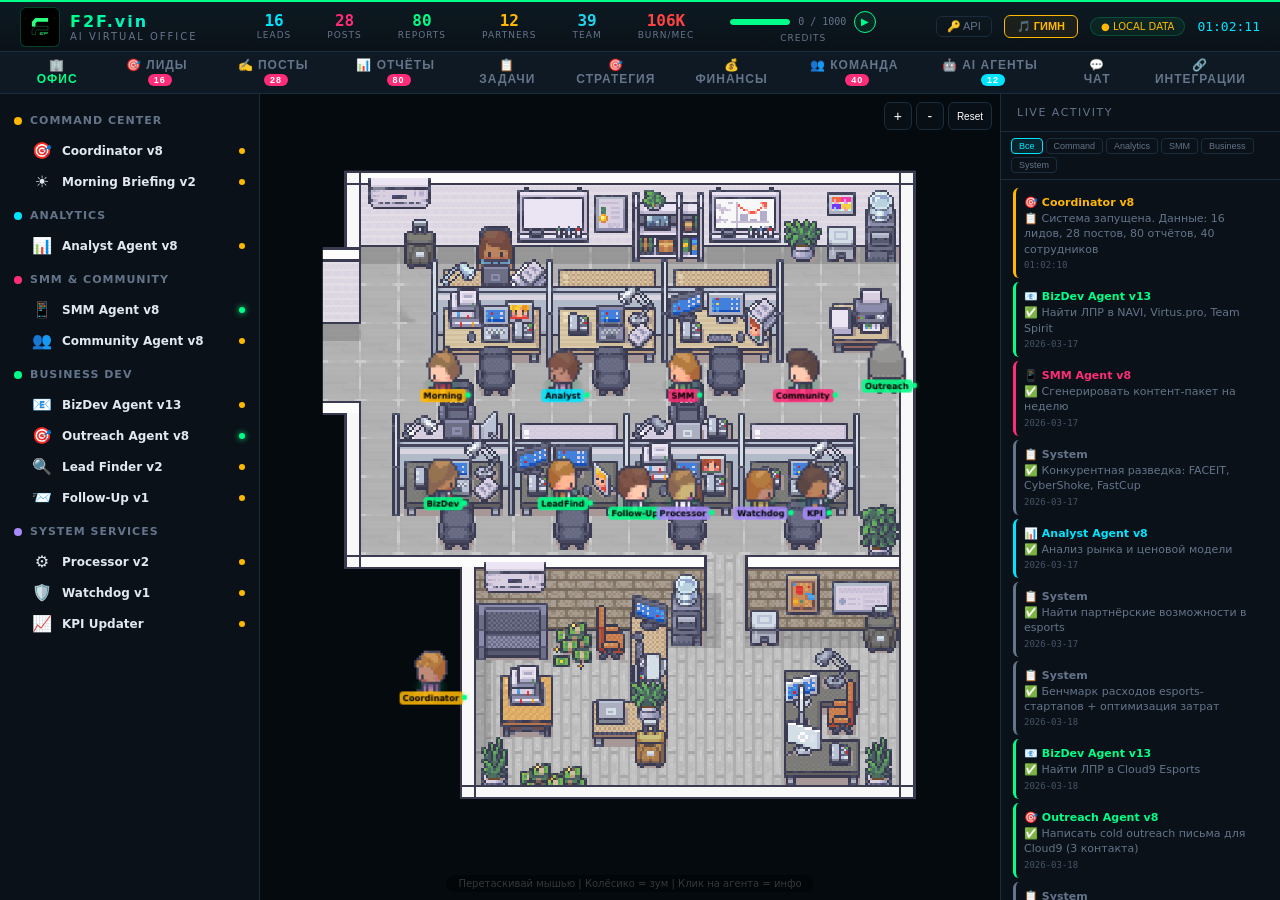
<file: F2F_AI_Office_v15.html>
<!DOCTYPE html>
<html lang="ru">
<head>
<meta charset="UTF-8">
<meta name="viewport" content="width=device-width, initial-scale=1.0">
<title>F2F.vin • AI Virtual Office v15</title>
<script src="f2f_data.js"></script>
<script src="office_chars.js" defer></script>
<script>
// ═══ SUPABASE CONFIG ═══
const SUPABASE_URL='https://cuvmjkavluixkbzblcie.supabase.co';
const SUPABASE_ANON='eyJhbGciOiJIUzI1NiIsInR5cCI6IkpXVCJ9.eyJpc3MiOiJzdXBhYmFzZSIsInJlZiI6ImN1dm1qa2F2bHVpeGtiemJsY2llIiwicm9sZSI6ImFub24iLCJpYXQiOjE3NzM3NDg4ODgsImV4cCI6MjA4OTMyNDg4OH0.Ie1xGbB45nELK0PbwnKgDu56yxhZugVEdXYoUQT7TG4';
let SUPABASE_LIVE=false;

// Map Supabase agent slugs → dashboard agent IDs
const SB_SLUG_TO_DASH={
  'smm':'content','analyst':'market','bizdev':'leads',
  'outreach':'outreach','community':'social','coordinator':'coordinator'
};
const DASH_TO_SB_SLUG={};
Object.keys(SB_SLUG_TO_DASH).forEach(k=>{DASH_TO_SB_SLUG[SB_SLUG_TO_DASH[k]]=k;});
// Store Supabase agents by slug for UUID lookup
window._sbAgents={};

// Generic Supabase REST fetch
async function sbFetch(table,params=''){
  try{
    const r=await fetch(SUPABASE_URL+'/rest/v1/'+table+(params?'?'+params:''),{
      headers:{'apikey':SUPABASE_ANON,'Authorization':'Bearer '+SUPABASE_ANON,'Content-Type':'application/json'}
    });
    if(!r.ok)throw new Error(r.status);
    return await r.json();
  }catch(e){console.warn('Supabase fetch error ('+table+'):',e);return null;}
}
async function sbPatch(table,filter,data){
  try{
    const r=await fetch(SUPABASE_URL+'/rest/v1/'+table+'?'+filter,{
      method:'PATCH',
      headers:{'apikey':SUPABASE_ANON,'Authorization':'Bearer '+SUPABASE_ANON,'Content-Type':'application/json','Prefer':'return=representation'},
      body:JSON.stringify(data)
    });
    if(!r.ok)throw new Error(r.status);
    return await r.json();
  }catch(e){console.warn('Supabase patch error ('+table+'):',e);return null;}
}
async function sbInsert(table,data){
  try{
    const r=await fetch(SUPABASE_URL+'/rest/v1/'+table,{
      method:'POST',
      headers:{'apikey':SUPABASE_ANON,'Authorization':'Bearer '+SUPABASE_ANON,'Content-Type':'application/json','Prefer':'return=representation'},
      body:JSON.stringify(data)
    });
    if(!r.ok)throw new Error(r.status);
    return await r.json();
  }catch(e){console.warn('Supabase insert error ('+table+'):',e);return null;}
}
// Upsert — insert or update on conflict
async function sbUpsert(table,data,onConflict){
  try{
    const r=await fetch(SUPABASE_URL+'/rest/v1/'+table,{
      method:'POST',
      headers:{
        'apikey':SUPABASE_ANON,'Authorization':'Bearer '+SUPABASE_ANON,
        'Content-Type':'application/json',
        'Prefer':'return=representation,resolution=merge-duplicates'
      },
      body:JSON.stringify(data)
    });
    if(!r.ok)throw new Error(r.status);
    return await r.json();
  }catch(e){console.warn('Supabase upsert error ('+table+'):',e);return null;}
}
// Delete row
async function sbDelete(table,filter){
  try{
    const r=await fetch(SUPABASE_URL+'/rest/v1/'+table+'?'+filter,{
      method:'DELETE',
      headers:{'apikey':SUPABASE_ANON,'Authorization':'Bearer '+SUPABASE_ANON,'Content-Type':'application/json','Prefer':'return=representation'}
    });
    if(!r.ok)throw new Error(r.status);
    return await r.json();
  }catch(e){console.warn('Supabase delete error ('+table+'):',e);return null;}
}

// Fetch and merge Supabase data
async function syncSupabaseData(){
  // Fetch agents with their IDs for UUID→slug mapping
  const agents=await sbFetch('agents','select=id,slug,name,color,make_scenario_id,status&limit=20');
  if(!agents||agents.length===0)return false;

  window._sbAgents={};
  window._sbAgentById={};
  agents.forEach(a=>{window._sbAgents[a.slug]=a;window._sbAgentById[a.id]=a;});

  // Fetch agent memory WITH agent slug (join via agent_id)
  const memory=await sbFetch('agent_memory','select=agent_id,state,last_output,insights,next_action,tasks_done,cycle_number,created_at&order=created_at.desc');
  if(memory){
    // Group by agent_id, keep only latest per agent
    const latest={};
    memory.forEach(m=>{
      if(!latest[m.agent_id])latest[m.agent_id]=m;
    });
    // Enrich with slug
    window._sbMemory=Object.values(latest).map(m=>{
      const ag=window._sbAgentById[m.agent_id];
      return {...m, slug:ag?ag.slug:'unknown', dashId:ag?SB_SLUG_TO_DASH[ag.slug]:null};
    });
  }

  // Content queue
  const content=await sbFetch('content_queue','select=*&order=created_at.desc&limit=30');
  if(content){
    window._sbContent=content;
    window._sbContentMerged=false;
  }

  // Partner pipeline
  const partners=await sbFetch('partner_pipeline','select=*&order=created_at.desc&limit=20');
  if(partners)window._sbPartners=partners;

  // Events
  const events=await sbFetch('events','select=*&order=created_at.desc&limit=50');
  if(events)window._sbEvents=events;

  // Metrics
  const metrics=await sbFetch('metrics','select=name,value,unit&order=recorded_at.desc');
  if(metrics){
    window._sbMetrics={};
    metrics.forEach(m=>{if(!window._sbMetrics[m.name])window._sbMetrics[m.name]=m;});
  }

  // Directives
  const dirs=await sbFetch('directives','select=key,value_json,active&active=eq.true');
  if(dirs)window._sbDirectives=dirs;

  // Reports
  const reports=await sbFetch('reports','select=id,agent_id,type_ab,summary,results,theses,metrics_json,approved_by_ceo,created_at&order=created_at.desc&limit=50');
  if(reports)window._sbReports=reports;

  // Actions (tasks)
  const actions=await sbFetch('actions','select=id,agent_id,type,payload_json,created_at&order=created_at.desc&limit=50');
  if(actions)window._sbActions=actions;

  // Finance
  const finance=await sbFetch('finance','select=*&order=created_at.desc&limit=50');
  if(finance)window._sbFinance=finance;

  // AI Credits
  const credits=await sbFetch('ai_credits','select=agent_id,tokens_input,tokens_output,cost_usd,model,task_type,created_at&order=created_at.desc&limit=30');
  if(credits)window._sbCredits=credits;

  return true;
}

// Refresh UI after Supabase sync — SUPABASE-FIRST architecture
function refreshAfterSync(){
  // ═══ 1. LEADS: Replace mock D.leads with Supabase partner_pipeline ═══
  if(window._sbPartners&&window._sbPartners.length>0){
    // Reset merge flag so renderLeads re-processes
    window._sbPartnersMerged=false;
    // Remove ALL mock leads (keep only those with sbId from previous merge)
    D.leads=D.leads.filter(function(l){return l.sbId;});
    // Re-merge from Supabase (renderLeads will add them)
  }

  // ═══ 2. POSTS: Reset merge flag so renderPosts re-merges fresh SB data ═══
  if(window._sbContent&&window._sbContent.length>0){
    window._sbContentMerged=false;
    // renderPosts() already removes non-SB posts when SB data exists
  }

  // ═══ 3. REPORTS: Merge Supabase reports into D.reports ═══
  if(window._sbReports&&window._sbReports.length>0){
    // Remove mock reports, keep only SB-sourced
    D.reports=D.reports.filter(function(r){return r.sbId;});
    window._sbReports.forEach(function(r,i){
      if(D.reports.find(function(x){return x.sbId===r.id;}))return;
      var ag=window._sbAgentById&&r.agent_id?window._sbAgentById[r.agent_id]:null;
      var dashId=ag?SB_SLUG_TO_DASH[ag.slug]:'coordinator';
      // Parse JSON results from autonomous cycles/briefings
      var parsed=null;
      try{
        parsed=typeof r.results==='string'?JSON.parse(r.results):r.results;
      }catch(e){parsed=null;}
      // Build readable content from JSON
      var content='';
      var actionItems=[];
      if(parsed&&typeof parsed==='object'){
        if(parsed.title)content+='<b>'+parsed.title+'</b><br><br>';
        if(parsed.summary)content+=parsed.summary+'<br><br>';
        // Briefing sections
        if(parsed.sections){
          parsed.sections.forEach(function(s){content+='<b>'+s.heading+'</b><br>'+s.content+'<br><br>';});
        }
        // Insights/recommendations → content
        if(parsed.insights){content+='<b>Инсайты:</b><br>'+parsed.insights.map(function(x){return '• '+x;}).join('<br>')+'<br><br>';}
        if(parsed.competitor_updates){content+='<b>Конкуренты:</b><br>'+parsed.competitor_updates.map(function(x){return '• '+x.name+': '+x.update;}).join('<br>')+'<br><br>';}
        if(parsed.kpi_assessment)content+='<b>Оценка KPI:</b> '+parsed.kpi_assessment+'<br><br>';
        if(parsed.pipeline_review)content+='<b>Pipeline:</b> '+parsed.pipeline_review+'<br><br>';
        if(parsed.community_health)content+='<b>Сообщество:</b> '+parsed.community_health+'<br><br>';
        if(parsed.ai_spend_summary)content+='<b>AI расходы:</b> '+parsed.ai_spend_summary+'<br>';
        // Action items from various fields
        if(parsed.priorities)actionItems=actionItems.concat(parsed.priorities);
        if(parsed.recommendations)actionItems=actionItems.concat(parsed.recommendations);
        if(parsed.action_plan)actionItems=actionItems.concat(parsed.action_plan);
        if(parsed.followup_actions)actionItems=actionItems.concat(parsed.followup_actions.map(function(x){return (x.partner||'')+': '+x.action+' ['+x.priority+']';}));
        if(parsed.blockers)actionItems=actionItems.concat(parsed.blockers.map(function(b){return '⚠️ '+b;}));
      }
      if(!content)content=r.results||r.summary||'';
      if(!actionItems.length&&r.theses)actionItems=r.theses.split('\n').filter(function(t){return t.trim();});
      // Map type
      var rType='daily';
      if(r.type_ab==='morning')rType='morning';
      else if(r.type_ab==='evening')rType='evening';
      else if(r.type_ab==='weekly')rType='weekly';
      D.reports.push({
        id:7000+i, sbId:r.id, title:parsed&&parsed.title?parsed.title:(r.summary||'Отчёт'),
        type:rType,
        agentId:dashId, date:(r.created_at||'').slice(0,10),
        content:content,
        actionItems:actionItems,
        reviewed:r.approved_by_ceo||false, isLive:true
      });
    });
  }

  // ═══ 4. TASKS: Merge Supabase actions into D.tasks ═══
  if(window._sbActions&&window._sbActions.length>0){
    D.tasks=D.tasks.filter(function(t){return t.sbId;});
    window._sbActions.forEach(function(a,i){
      if(D.tasks.find(function(x){return x.sbId===a.id;}))return;
      var ag=window._sbAgentById&&a.agent_id?window._sbAgentById[a.agent_id]:null;
      var dashId=ag?SB_SLUG_TO_DASH[ag.slug]:'coordinator';
      var p=a.payload_json||{};
      D.tasks.push({
        id:6000+i, sbId:a.id, title:p.title||p.description||a.type||'Действие',
        assignedTo:dashId, dept:ag?'':AGENTS[dashId]?.dept||'cmd',
        status:p.status||'done', priority:p.priority||'normal',
        createdDate:(a.created_at||'').slice(0,10), completedDate:p.completed_at||(a.created_at||'').slice(0,10),
        result:p.result||null, isLive:true
      });
    });
  }

  // ═══ 5. FINANCE: Merge Supabase finance data ═══
  if(window._sbFinance&&window._sbFinance.length>0){
    // Calculate totals from Supabase finance records
    var totalUSD=0,salaryUSD=0,subsUSD=0,unpaid=[];
    window._sbFinance.forEach(function(f){
      totalUSD+=parseFloat(f.amount)||0;
      if(f.type==='salary'||f.type==='bonus')salaryUSD+=parseFloat(f.amount)||0;
      if(f.type==='subscription'||f.type==='infrastructure')subsUSD+=parseFloat(f.amount)||0;
      if(!f.paid)unpaid.push({name:f.note||f.employee_id||'Оплата',leftUSDT:parseFloat(f.amount)||0});
    });
    // Override D.finance with live data
    if(!D.finance)D.finance={};
    D.finance.totalBudgetUSDT=Math.round(totalUSD);
    D.finance.totalBudgetRUB=Math.round(totalUSD*92);
    D.finance.unpaidItems=unpaid;
    D.finance._sbLive=true;
  }

  // ═══ 6. KPI: Populate D.kpi from Supabase metrics ═══
  if(window._sbMetrics){
    var m=window._sbMetrics;
    if(m.leads_found) D.kpi.leadsFound=m.leads_found.value;
    if(m.posts_created) D.kpi.postsCreated=m.posts_created.value;
    if(m.partnerships_found) D.kpi.partnershipsFound=m.partnerships_found.value;
    if(m.partnerships) D.kpi.partnershipsFound=m.partnerships.value;
    if(m.mau) D.kpi.mau=m.mau.value;
    if(m.dau) D.kpi.dau=m.dau.value;
    if(m.revenue) D.kpi.revenue=m.revenue.value;
    if(m.registrations_monthly) D.kpi.registrations=m.registrations_monthly.value;
    if(m.cac) D.kpi.cac=m.cac.value;
    if(m.retention_d7) D.kpi.retentionD7=m.retention_d7.value;
    if(m.telegram_subscribers) D.kpi.tgSubs=m.telegram_subscribers.value;
  }
  // Always override counts from live arrays
  if(SUPABASE_LIVE){
    if(window._sbPartners) D.kpi.leadsFound=window._sbPartners.length;
    if(window._sbContent) D.kpi.postsCreated=window._sbContent.length;
  }

  // ═══ 7. STRATEGY: Load from directives ═══
  if(window._sbDirectives){
    var strat=window._sbDirectives.find(function(d){return d.key==='company_strategy';});
    if(strat&&strat.value_json){
      var sv=typeof strat.value_json==='string'?JSON.parse(strat.value_json):strat.value_json;
      var el=document.getElementById('strategyText');
      if(el&&sv.mission_vision)el.value=sv.mission_vision;
    }
  }

  // ═══ 8. FEED: Restore from Supabase events ═══
  if(window._sbEvents&&window._sbEvents.length>0&&typeof feedItems!=='undefined'){
    // Only load once per session (don't re-add on auto-refresh)
    if(!window._sbFeedLoaded){
      window._sbFeedLoaded=true;
      window._sbEvents.forEach(function(ev){
        if(!ev.metadata_json)return;
        var meta=typeof ev.metadata_json==='string'?JSON.parse(ev.metadata_json):ev.metadata_json;
        if(!meta.text)return;
        var agId=meta.agent_dash_id||'coordinator';
        var ag=AGENTS[agId]||{color:'#64748b'};
        var t=new Date(ev.created_at);
        feedItems.push({
          id:feedItems.length+1,agentId:agId,text:meta.text,
          time:t.toLocaleTimeString('ru',{hour:'2-digit',minute:'2-digit'}),
          fullTime:ev.created_at,color:ag.color
        });
      });
      if(typeof renderFeed==='function')renderFeed();
    }
  }

  // ═══ 9. Render everything ═══
  if(typeof renderLeads==='function'){renderLeads();}
  if(typeof renderPosts==='function'){renderPosts();}
  if(typeof renderReports==='function'){renderReports();}
  if(typeof renderTasks==='function'){renderTasks();}
  if(typeof renderFinance==='function'){renderFinance();}
  if(typeof updateKPI==='function'){updateKPI();}
  if(typeof renderAgentsPanel==='function'){renderAgentsPanel();}

  // Add Supabase events to feed
  if(window._sbContent&&SUPABASE_LIVE){
    window._sbContent.forEach(c=>{
      if(!c._fedAdded){
        c._fedAdded=true;
        const ago=window._sbAgentById&&c.agent_id?window._sbAgentById[c.agent_id]:null;
        const dashId=ago?SB_SLUG_TO_DASH[ago.slug]:'content';
        const statusIcon=c.status==='pending_approval'?'⏳':c.status==='approved'?'✅':'📝';
        if(typeof addFeed==='function')addFeed(dashId,statusIcon+' [LIVE] '+c.platform+': '+(c.content_text||'').slice(0,60)+'...');
      }
    });
  }
  // Update sync badge with count
  const liveCount=window._sbMemory?window._sbMemory.filter(m=>m.state==='working').length:0;
  const contentCount=window._sbContent?window._sbContent.length:0;
  const partnerCount=window._sbPartners?window._sbPartners.length:0;
  document.getElementById('syncBadge').textContent='● LIVE ('+partnerCount+' leads, '+contentCount+' posts)';
  document.getElementById('syncBadge').style.color='#00ff88';
}

async function initSupabase(){
  const ok=await syncSupabaseData();
  if(ok){
    SUPABASE_LIVE=true;
    console.log('✅ Supabase LIVE — agents: '+Object.keys(window._sbAgents).join(', '));
    refreshAfterSync();
  }else{
    console.warn('⚠️ Supabase not reachable or empty — using f2f_data.js fallback');
    document.getElementById('syncBadge').textContent='● LOCAL DATA';
    document.getElementById('syncBadge').style.color='#ffb800';
  }
}

// Run after DOM ready + auto-refresh every 30s
window.addEventListener('load',()=>{
  setTimeout(initSupabase,500);
  setInterval(async()=>{
    if(!SUPABASE_LIVE)return;
    try{
      await syncSupabaseData();
      refreshAfterSync();
      console.log('🔄 Supabase auto-refresh OK — '+new Date().toLocaleTimeString('ru'));
    }catch(e){console.warn('Auto-refresh error:',e);}
  },30000);
});
</script>
<style>
*{margin:0;padding:0;box-sizing:border-box}
@keyframes pulse{0%,100%{opacity:1}50%{opacity:0.3}}
:root{
  --bg:#050a0e;--surface:#0a1118;--panel:#0f1923;--border:#1a2d3d;
  --cyan:#00e5ff;--magenta:#ff2d78;--green:#00ff88;--amber:#ffb800;--purple:#a855f7;
  --text:#e2e8f0;--dim:#64748b;--hot:#ff4444;--warm:#ffaa00;--medium:#4488ff;
  --accent:#00ff88;--accent-dim:#00ff8833;
}
body{background:var(--bg);color:var(--text);font-family:'Segoe UI',system-ui,sans-serif;overflow:hidden;height:100vh}

/* ═══ LAYOUT ═══ */
#app{display:grid;grid-template-rows:52px 42px 1fr;height:100vh}

/* ═══ HEADER ═══ */
header{display:flex;align-items:center;justify-content:space-between;padding:0 20px;
  background:linear-gradient(180deg,#0d1a22,var(--surface));border-bottom:1px solid var(--border);z-index:100;
  border-top:2px solid #00ff88}
.logo{display:flex;align-items:center;gap:10px}
.logo-icon{width:40px;height:40px;border-radius:6px;background:#000;
  display:flex;align-items:center;justify-content:center;padding:4px;border:1px solid #00ff8844;flex-shrink:0}
.logo-icon img{width:100%;height:100%;object-fit:contain}
.logo h1{font-size:16px;font-weight:800;letter-spacing:2px;background:linear-gradient(90deg,#00ff88,#00e5ff);
  -webkit-background-clip:text;-webkit-text-fill-color:transparent}
.logo small{font-size:10px;color:var(--dim);letter-spacing:2px;display:block}
.header-kpis{display:flex;gap:20px}
.kpi{text-align:center;cursor:pointer;padding:4px 8px;border-radius:6px;transition:all .2s}
.kpi:hover{background:#ffffff08}
.kpi .v{font-size:16px;font-weight:700;font-family:monospace}
.kpi .l{font-size:9px;color:var(--dim);text-transform:uppercase;letter-spacing:1px}
.header-right{display:flex;align-items:center;gap:12px}
#clock{font-family:monospace;font-size:13px;color:var(--cyan)}
.sync-badge{font-size:10px;color:var(--green);background:#00ff8811;border:1px solid #00ff8833;
  padding:3px 10px;border-radius:12px}

/* ═══ TABS BAR ═══ */
.tabs-bar{display:flex;align-items:center;background:var(--panel);border-bottom:1px solid var(--border);padding:0 16px;gap:4px}
.tab{padding:8px 18px;font-size:12px;font-weight:600;color:var(--dim);cursor:pointer;border:none;background:none;
  border-bottom:2px solid transparent;transition:all .2s;text-transform:uppercase;letter-spacing:1px}
.tab:hover{color:var(--text)}
.tab.active{color:var(--green);border-bottom-color:var(--green)}
.tab .badge{display:inline-block;background:var(--magenta);color:#fff;font-size:9px;padding:1px 6px;
  border-radius:8px;margin-left:6px;font-weight:700}

/* ═══ CONTENT PANELS ═══ */
.panel{display:none;height:100%;overflow:hidden}
.panel.active{display:flex}

/* ═══ OFFICE VIEW ═══ */
.office-panel{flex-direction:row}
.office-left{width:260px;background:var(--surface);border-right:1px solid var(--border);overflow-y:auto;padding:12px 0}
.office-left::-webkit-scrollbar{width:3px}
.office-left::-webkit-scrollbar-thumb{background:var(--border);border-radius:2px}
.office-canvas{flex:1;position:relative;background:var(--bg)}
#officeCanvas{width:100%;height:100%;display:block}
.office-feed{width:280px;background:var(--surface);border-left:1px solid var(--border);display:flex;flex-direction:column}
.feed-header{padding:12px 16px;font-size:11px;text-transform:uppercase;letter-spacing:1.5px;color:var(--dim);
  border-bottom:1px solid var(--border)}
.feed-list{flex:1;overflow-y:auto;padding:8px 12px}
.feed-list::-webkit-scrollbar{width:3px}
.feed-list::-webkit-scrollbar-thumb{background:var(--border)}
.feed-item{padding:8px;border-radius:6px;margin-bottom:4px;cursor:pointer;transition:background .2s;border-left:3px solid transparent}
.feed-item:hover{background:#ffffff08;border-left-color:var(--cyan)}
.feed-agent{font-size:11px;font-weight:600;margin-bottom:2px}
.feed-text{font-size:11px;color:var(--dim);line-height:1.4}
.feed-time{font-size:9px;color:#475569;font-family:monospace;margin-top:3px}
.feed-fbtn{padding:2px 7px;border-radius:4px;border:1px solid var(--border);background:none;color:var(--dim);
  font-size:9px;cursor:pointer;transition:all .2s;white-space:nowrap}
.feed-fbtn:hover{border-color:var(--fc,var(--cyan));color:var(--fc,var(--cyan))}
.feed-fbtn.active{border-color:var(--fc,var(--cyan));color:var(--fc,var(--cyan));background:color-mix(in srgb,var(--fc,var(--cyan)) 10%,transparent)}

/* Department & Agent cards in left panel */
.dept-block{margin-bottom:4px}
.dept-title{display:flex;align-items:center;gap:8px;padding:8px 14px;font-size:11px;font-weight:700;
  text-transform:uppercase;letter-spacing:1px;color:var(--dim)}
.dept-dot{width:8px;height:8px;border-radius:50%}
.agent-row{display:flex;align-items:center;gap:8px;padding:6px 14px 6px 28px;cursor:pointer;transition:all .15s;
  border-left:2px solid transparent}
.agent-row:hover{background:#ffffff06}
.agent-row.active{background:#ffffff0a;border-left-color:var(--cyan)}
.agent-emoji{font-size:16px;width:24px;text-align:center}
.agent-name{font-size:12px;font-weight:600;flex:1}
.agent-dot{width:6px;height:6px;border-radius:50%;background:var(--green);box-shadow:0 0 6px var(--green)}
.agent-dot.idle{background:var(--amber);box-shadow:none}

/* ═══ LEADS VIEW ═══ */
.data-panel{flex-direction:column;padding:20px;overflow-y:auto;gap:16px}
.data-header{display:flex;align-items:center;justify-content:space-between}
.data-header h2{font-size:18px;font-weight:700}
.data-count{font-size:12px;color:var(--dim);background:var(--panel);padding:4px 12px;border-radius:8px}
.filter-bar{display:flex;gap:8px}
.filter-btn{padding:5px 14px;border-radius:6px;border:1px solid var(--border);background:none;color:var(--dim);
  font-size:11px;cursor:pointer;transition:all .2s}
.filter-btn.active,.filter-btn:hover{border-color:var(--cyan);color:var(--cyan)}
.data-grid{display:grid;grid-template-columns:repeat(auto-fill,minmax(340px,1fr));gap:12px}
.lead-card{background:linear-gradient(145deg,var(--panel),#0a1420);border:1px solid var(--border);border-radius:12px;padding:16px;cursor:pointer;
  box-shadow:0 2px 12px rgba(0,0,0,0.3);transition:all .25s ease;
  transition:all .2s;position:relative}
.lead-card:hover{border-color:var(--cyan);transform:translateY(-2px)}
.lead-card .priority{position:absolute;top:12px;right:12px;font-size:9px;padding:2px 8px;border-radius:4px;
  font-weight:700;text-transform:uppercase;letter-spacing:0.5px}
.lead-card .priority.hot{background:#ff444422;color:var(--hot);border:1px solid #ff444444}
.lead-card .priority.warm{background:#ffaa0022;color:var(--warm);border:1px solid #ffaa0044}
.lead-card .priority.medium{background:#4488ff22;color:var(--medium);border:1px solid #4488ff44}
.lead-name{font-size:15px;font-weight:700;margin-bottom:2px}
.lead-title{font-size:12px;color:var(--dim);margin-bottom:6px}
.lead-company{font-size:12px;font-weight:600;color:var(--cyan);margin-bottom:8px}
.lead-meta{display:flex;gap:12px;font-size:11px;color:var(--dim);flex-wrap:wrap}
.lead-meta a{color:var(--cyan);text-decoration:none}
.lead-meta a:hover{text-decoration:underline}
.lead-notes{font-size:11px;color:var(--dim);margin-top:8px;padding-top:8px;border-top:1px solid var(--border);line-height:1.5}
.lead-card:hover,.post-card:hover,.report-card:hover,.agent-detail-card:hover,.fin-card:hover,.team-card:hover{
  border-color:#00ff8855;box-shadow:0 4px 20px rgba(0,255,136,0.08);transform:translateY(-2px)}

/* ═══ POSTS VIEW ═══ */
.post-card{background:linear-gradient(145deg,var(--panel),#0a1420);border:1px solid var(--border);border-radius:12px;padding:16px;cursor:pointer;
  box-shadow:0 2px 12px rgba(0,0,0,0.3);transition:all .25s ease;
  transition:all .2s}
.post-card:hover{border-color:var(--magenta);transform:translateY(-2px)}
.post-header{display:flex;justify-content:space-between;align-items:center;margin-bottom:8px}
.post-platform{font-size:10px;font-weight:700;padding:2px 8px;border-radius:4px;text-transform:uppercase}
.post-platform.Telegram{background:#0088cc22;color:#0088cc;border:1px solid #0088cc44}
.post-platform.Twitter{background:#1d9bf022;color:#1d9bf0;border:1px solid #1d9bf044}
.post-status{font-size:10px;padding:2px 8px;border-radius:4px}
.post-status.ready{background:#00ff8822;color:var(--green);border:1px solid #00ff8844}
.post-status.draft{background:#ffaa0022;color:var(--amber);border:1px solid #ffaa0044}
.post-category{font-size:10px;color:var(--dim);margin-bottom:6px}
.post-text{font-size:13px;line-height:1.6;white-space:pre-wrap;margin-bottom:8px}
.post-tags{font-size:10px;color:var(--purple)}
.post-date{font-size:10px;color:var(--dim);margin-top:6px}

/* ═══ REPORTS VIEW ═══ */
.report-card{background:linear-gradient(145deg,var(--panel),#0a1420);border:1px solid var(--border);border-radius:12px;padding:20px;cursor:pointer;
  box-shadow:0 2px 12px rgba(0,0,0,0.3);transition:all .25s ease;
  transition:all .2s}
.report-card:hover{border-color:var(--green);transform:translateY(-2px)}
.report-type{font-size:10px;font-weight:700;padding:2px 10px;border-radius:4px;text-transform:uppercase;display:inline-block;margin-bottom:8px}
.report-type.competitive{background:#ff2d7822;color:var(--magenta);border:1px solid #ff2d7844}
.report-type.market{background:#00e5ff22;color:var(--cyan);border:1px solid #00e5ff44}
.report-type.pricing{background:#00ff8822;color:var(--green);border:1px solid #00ff8844}
.report-type.social{background:#a855f722;color:var(--purple);border:1px solid #a855f744}
.report-type.partnerships{background:#ffb80022;color:var(--amber);border:1px solid #ffb80044}
.report-type.finance{background:#22d3ee22;color:#22d3ee;border:1px solid #22d3ee44}
.report-type.hr{background:#f472b622;color:#f472b6;border:1px solid #f472b644}
.report-type.tech{background:#a78bfa22;color:#a78bfa;border:1px solid #a78bfa44}
.report-title{font-size:16px;font-weight:700;margin-bottom:6px}
.report-meta{font-size:11px;color:var(--dim);margin-bottom:10px}
.report-content{font-size:13px;line-height:1.7;color:#cbd5e1;margin-bottom:12px}
.report-actions{display:flex;flex-direction:column;gap:6px}
.report-action{font-size:12px;color:var(--cyan);padding-left:16px;position:relative;line-height:1.4}
.report-action::before{content:'→';position:absolute;left:0;color:var(--green)}

/* ═══ TASKS VIEW ═══ */
.task-input-area{display:flex;gap:10px;padding:0 0 16px}
.task-input{flex:1;background:var(--panel);border:1px solid var(--border);border-radius:8px;padding:10px 14px;
  color:var(--text);font-size:13px;outline:none;transition:border-color .2s}
.task-input:focus{border-color:var(--cyan)}
.task-select{background:var(--panel);border:1px solid var(--border);border-radius:8px;padding:8px 12px;
  color:var(--text);font-size:12px;outline:none;cursor:pointer}
.task-submit{background:linear-gradient(135deg,var(--cyan),var(--magenta));border:none;border-radius:8px;
  padding:8px 20px;color:#fff;font-weight:700;font-size:12px;cursor:pointer;transition:transform .2s}
.task-submit:hover{transform:scale(1.05)}
.task-row{display:flex;align-items:center;gap:12px;padding:12px 16px;background:var(--panel);border:1px solid var(--border);
  border-radius:8px;transition:all .2s}
.task-row:hover{border-color:var(--cyan)}
.task-check{width:20px;height:20px;border-radius:50%;border:2px solid var(--border);display:flex;align-items:center;
  justify-content:center;flex-shrink:0;font-size:11px}
.task-check.done{background:var(--green);border-color:var(--green);color:var(--bg)}
.task-check.pending{border-color:var(--amber)}
.task-body{flex:1;min-width:0}
.task-title-text{font-size:13px;font-weight:600}
.task-row.done .task-title-text{text-decoration:line-through;color:var(--dim)}
.task-assigned{font-size:10px;color:var(--dim);margin-top:2px}
.task-result{font-size:11px;color:var(--green);margin-top:4px;line-height:1.4}
.task-date{font-size:10px;color:var(--dim);font-family:monospace;flex-shrink:0}

/* ═══ MODAL ═══ */
.modal-overlay{position:fixed;inset:0;background:rgba(0,0,0,0.7);z-index:200;display:none;align-items:center;
  justify-content:center;backdrop-filter:blur(4px)}
.modal-overlay.open{display:flex}
.modal{background:var(--surface);border:1px solid var(--border);border-radius:12px;max-width:640px;width:90%;
  max-height:80vh;overflow-y:auto;padding:24px;position:relative}
.modal::-webkit-scrollbar{width:4px}
.modal::-webkit-scrollbar-thumb{background:var(--border)}
.modal-close{position:absolute;top:12px;right:16px;background:none;border:none;color:var(--dim);
  font-size:20px;cursor:pointer}
.modal-close:hover{color:var(--text)}
.modal h2{font-size:18px;font-weight:700;margin-bottom:4px}
.modal h3{font-size:14px;font-weight:600;margin:16px 0 8px;color:var(--cyan)}
.modal p{font-size:13px;line-height:1.7;color:#cbd5e1;margin-bottom:8px}
.modal .tag{display:inline-block;font-size:10px;padding:2px 8px;border-radius:4px;margin-right:6px;margin-bottom:6px}
.modal a{color:var(--cyan);text-decoration:none}
.modal a:hover{text-decoration:underline}

/* ═══ ACTION BUTTONS ═══ */
.action-bar{display:flex;gap:6px;margin-top:12px;flex-wrap:wrap}
.act-btn{padding:6px 14px;border-radius:6px;border:1px solid var(--border);background:none;color:var(--dim);
  font-size:11px;cursor:pointer;transition:all .2s;display:flex;align-items:center;gap:4px}
.act-btn:hover{border-color:var(--cyan);color:var(--cyan);background:#00e5ff08}
.act-btn.danger:hover{border-color:var(--hot);color:var(--hot);background:#ff444408}
.act-btn.success:hover{border-color:var(--green);color:var(--green);background:#00ff8808}
.act-btn.warn:hover{border-color:var(--amber);color:var(--amber);background:#ffb80008}
.act-btn.active-state{border-color:var(--green);color:var(--green);background:#00ff8811}

/* ═══ TASK ACTIONS ═══ */
.task-actions{display:flex;gap:4px;flex-shrink:0}
.task-act{width:26px;height:26px;border-radius:6px;border:1px solid var(--border);background:none;color:var(--dim);
  cursor:pointer;font-size:12px;transition:all .15s;display:flex;align-items:center;justify-content:center}
.task-act:hover{border-color:var(--cyan);color:var(--cyan);background:#00e5ff08}
.task-act.del:hover{border-color:var(--hot);color:var(--hot)}
.task-priority{font-size:9px;padding:1px 6px;border-radius:3px;margin-left:6px;font-weight:700}
.task-priority.high{background:#ff444422;color:var(--hot)}
.task-priority.normal{background:#ffffff08;color:var(--dim)}
.task-priority.low{background:#4488ff22;color:var(--medium)}
.task-row.cancelled .task-title-text{text-decoration:line-through;color:#475569}
.task-row.postponed{opacity:0.6}

/* ═══ AGENT CHAT ═══ */
.agent-chat{margin-top:16px;background:var(--bg);border-radius:8px;border:1px solid var(--border);overflow:hidden}
.agent-chat-header{padding:8px 12px;background:var(--panel);font-size:11px;font-weight:600;color:var(--dim);
  border-bottom:1px solid var(--border);text-transform:uppercase;letter-spacing:1px}
.agent-quick-actions{display:flex;gap:6px;padding:10px 12px;flex-wrap:wrap;border-bottom:1px solid var(--border)}
.quick-act{padding:5px 12px;border-radius:14px;border:1px solid var(--border);background:none;color:var(--text);
  font-size:11px;cursor:pointer;transition:all .2s}
.quick-act:hover{border-color:var(--cyan);color:var(--cyan);background:#00e5ff08}
.agent-chat-input{display:flex;gap:8px;padding:10px 12px}
.agent-chat-input input{flex:1;background:var(--panel);border:1px solid var(--border);border-radius:6px;padding:8px 12px;
  color:var(--text);font-size:12px;outline:none}
.agent-chat-input input:focus{border-color:var(--cyan)}
.agent-chat-input button{padding:6px 16px;border-radius:6px;border:none;background:var(--cyan);color:var(--bg);
  font-weight:700;font-size:11px;cursor:pointer}

/* ═══ CREDIT TRACKER ═══ */
.credit-widget{display:flex;align-items:center;gap:8px}
.credit-bar{width:60px;height:6px;background:var(--border);border-radius:3px;overflow:hidden}
.credit-fill{height:100%;background:var(--green);border-radius:3px;transition:width .3s}
.credit-text{font-size:10px;color:var(--dim);font-family:monospace}
.ctrl-btn{width:22px;height:22px;border-radius:50%;border:1px solid var(--border);background:none;color:var(--dim);
  cursor:pointer;font-size:10px;display:flex;align-items:center;justify-content:center;transition:all .2s}
.ctrl-btn:hover{border-color:var(--cyan);color:var(--cyan)}
.ctrl-btn.active{border-color:var(--green);color:var(--green);background:#00ff8811}

/* ═══ FINANCE / TEAM / INTEGRATIONS ═══ */
.fin-grid{display:grid;grid-template-columns:repeat(auto-fill,minmax(300px,1fr));gap:16px}
.fin-card{background:var(--panel);border:1px solid var(--border);border-radius:10px;padding:20px}
.fin-card h3{font-size:14px;font-weight:700;margin-bottom:12px;color:var(--cyan)}
.fin-row{display:flex;justify-content:space-between;align-items:center;padding:6px 0;border-bottom:1px solid var(--border);font-size:13px}
.fin-row:last-child{border-bottom:none}
.fin-row .label{color:var(--dim)}
.fin-row .val{font-weight:700;font-family:monospace}
.fin-row .val.green{color:var(--green)}
.fin-row .val.amber{color:var(--amber)}
.fin-row .val.red{color:var(--hot)}
.fin-row .val.cyan{color:var(--cyan)}
.fin-big{font-size:28px;font-weight:900;font-family:monospace;margin:8px 0}
.fin-sub{font-size:12px;color:var(--dim)}
.team-grid{display:grid;grid-template-columns:repeat(auto-fill,minmax(260px,1fr));gap:8px}
.team-card{background:var(--panel);border:1px solid var(--border);border-radius:8px;padding:12px 14px;font-size:12px;
  cursor:pointer;transition:all .2s;position:relative}
.team-card:hover{border-color:var(--cyan);transform:translateY(-1px)}
.team-card .t-top{display:flex;align-items:center;gap:8px}
.team-card .t-role{font-size:10px;color:var(--dim);padding:1px 6px;background:var(--bg);border-radius:4px}
.team-card .t-name{font-weight:600;flex:1;font-size:13px}
.team-card .t-head{font-size:9px;padding:1px 6px;border-radius:3px;background:#ffb80022;color:var(--amber);border:1px solid #ffb80044;font-weight:700}
.team-card .t-dept{font-size:10px;color:var(--dim);margin-top:4px}
.team-card.dismissed{opacity:0.4;border-left:3px solid var(--hot)}
.team-card.dismissed .t-name{text-decoration:line-through}
.agent-detail-card{background:linear-gradient(145deg,var(--panel),#0a1420);border:1px solid var(--border);border-radius:12px;padding:16px;position:relative;
  box-shadow:0 2px 12px rgba(0,0,0,0.3);transition:all .25s ease}
.agent-detail-card .agent-toggle{position:absolute;top:12px;right:12px;width:36px;height:20px;border-radius:10px;
  border:none;cursor:pointer;transition:all .2s}
.agent-detail-card .agent-toggle.on{background:var(--green)}
.agent-detail-card .agent-toggle.off{background:var(--dim)}
.agent-detail-card .agent-toggle::after{content:'';position:absolute;top:2px;width:16px;height:16px;border-radius:50%;
  background:#fff;transition:left .2s}
.agent-detail-card .agent-toggle.on::after{left:18px}
.agent-detail-card .agent-toggle.off::after{left:2px}
.agent-sources{display:flex;flex-wrap:wrap;gap:4px;margin-top:8px}
.agent-sources span{font-size:9px;padding:2px 6px;background:var(--bg);border-radius:4px;color:var(--dim);border:1px solid var(--border)}
.intg-row{display:flex;align-items:center;gap:10px;padding:8px 12px;background:var(--bg);border-radius:8px;margin-bottom:6px;
  border:1px solid var(--border);font-size:12px}
.intg-dot{width:8px;height:8px;border-radius:50%;flex-shrink:0}
.intg-dot.active{background:var(--green);box-shadow:0 0 6px var(--green)}
.intg-dot.limited{background:var(--amber);box-shadow:0 0 6px var(--amber)}
.intg-dot.pending{background:var(--hot);animation:blink 1.5s infinite}
.intg-dot.needed{background:var(--dim)}
@keyframes blink{0%,100%{opacity:1}50%{opacity:0.3}}
.intg-name{font-weight:600;flex:1}
.intg-purpose{color:var(--dim);font-size:11px}
.intg-badge{font-size:9px;padding:2px 8px;border-radius:4px;font-weight:700;text-transform:uppercase}
.intg-badge.active{background:#00ff8822;color:var(--green);border:1px solid #00ff8844}
.intg-badge.limited{background:#ffaa0022;color:var(--amber);border:1px solid #ffaa0044}
.intg-badge.pending{background:#ff444422;color:var(--hot);border:1px solid #ff444444}
.intg-badge.needed{background:#ffffff08;color:var(--dim);border:1px solid var(--border)}
/* ═══ TEAM CHAT ═══ */
.chat-panel{flex-direction:column;height:100%;padding:0!important;overflow:hidden}
.chat-container{display:flex;flex:1;overflow:hidden}
.chat-sidebar{width:200px;background:var(--surface);border-right:1px solid var(--border);overflow-y:auto;padding:8px 0}
.chat-sidebar::-webkit-scrollbar{width:3px}
.chat-sidebar::-webkit-scrollbar-thumb{background:var(--border)}
.chat-channel{padding:8px 14px;font-size:12px;cursor:pointer;transition:all .15s;display:flex;align-items:center;gap:6px;
  border-left:2px solid transparent}
.chat-channel:hover{background:#ffffff06}
.chat-channel.active{background:#ffffff0a;border-left-color:var(--cyan)}
.chat-channel .ch-name{flex:1;font-weight:600}
.chat-channel .ch-badge{font-size:9px;background:var(--magenta);color:#fff;padding:1px 5px;border-radius:6px}
.chat-main{flex:1;display:flex;flex-direction:column;overflow:hidden}
.chat-header-bar{padding:10px 16px;background:var(--panel);border-bottom:1px solid var(--border);font-size:13px;font-weight:700;
  display:flex;align-items:center;gap:8px}
.chat-messages{flex:1;overflow-y:auto;padding:16px;display:flex;flex-direction:column;gap:8px}
.chat-messages::-webkit-scrollbar{width:4px}
.chat-messages::-webkit-scrollbar-thumb{background:var(--border)}
.chat-msg{max-width:80%;padding:10px 14px;border-radius:12px;font-size:13px;line-height:1.6;animation:msgIn .3s ease}
@keyframes msgIn{from{opacity:0;transform:translateY(8px)}to{opacity:1;transform:translateY(0)}}
.chat-msg.user{align-self:flex-end;background:linear-gradient(135deg,#00e5ff22,#ff2d7822);border:1px solid #00e5ff44;border-bottom-right-radius:4px}
.chat-msg.agent{align-self:flex-start;background:var(--panel);border:1px solid var(--border);border-bottom-left-radius:4px}
.chat-msg .msg-author{font-size:11px;font-weight:700;margin-bottom:4px}
.chat-msg .msg-time{font-size:9px;color:var(--dim);margin-top:4px;font-family:monospace}
.chat-msg .msg-source{font-size:10px;color:var(--dim);margin-top:6px;padding-top:6px;border-top:1px solid var(--border);font-style:italic}
.chat-input-bar{display:flex;gap:8px;padding:12px 16px;background:var(--surface);border-top:1px solid var(--border)}
.chat-input-bar input{flex:1;background:var(--panel);border:1px solid var(--border);border-radius:8px;padding:10px 14px;
  color:var(--text);font-size:13px;outline:none}
.chat-input-bar input:focus{border-color:var(--cyan)}
.chat-input-bar button{padding:8px 20px;border-radius:8px;border:none;background:linear-gradient(135deg,var(--cyan),var(--magenta));
  color:#fff;font-weight:700;font-size:12px;cursor:pointer}

.sub-tabs{display:flex;gap:4px;margin-bottom:16px}
.sub-tab{padding:6px 16px;border-radius:6px;border:1px solid var(--border);background:none;color:var(--dim);
  font-size:11px;cursor:pointer;transition:all .2s;font-weight:600}
.sub-tab.active{border-color:var(--cyan);color:var(--cyan);background:#00e5ff08}
.sub-tab:hover{border-color:var(--cyan);color:var(--cyan)}

/* ═══ ANTHEM ═══ */
.anthem-btn{padding:4px 12px;border-radius:6px;border:1px solid var(--amber);background:#ffb80011;color:var(--amber);
  cursor:pointer;font-size:11px;font-weight:600;transition:all .3s;animation:anthemPulse 2s infinite}
.anthem-btn:hover{background:#ffb80022;transform:scale(1.05)}
.anthem-btn.playing{animation:none;background:#ffb80033;box-shadow:0 0 12px #ffb80044}
@keyframes anthemPulse{0%,100%{opacity:1}50%{opacity:0.7}}

/* ═══ ANTHEM OVERLAY ═══ */
.anthem-overlay{position:fixed;top:0;left:0;right:0;bottom:0;background:rgba(0,0,0,0.85);z-index:200;
  display:none;align-items:center;justify-content:center;flex-direction:column}
.anthem-overlay.active{display:flex}
.anthem-text{font-family:monospace;font-size:28px;font-weight:900;letter-spacing:3px;
  background:linear-gradient(135deg,#dc2626,#f97316,#eab308);
  -webkit-background-clip:text;-webkit-text-fill-color:transparent;
  animation:anthemTextPulse 1s infinite alternate;text-align:center;line-height:1.6}
@keyframes anthemTextPulse{0%{transform:scale(1);filter:brightness(1)}100%{transform:scale(1.05);filter:brightness(1.2)}}
.anthem-agents-row{display:flex;gap:12px;margin-top:24px}
.anthem-agent-sprite{width:48px;height:48px;border-radius:12px;display:flex;align-items:center;justify-content:center;
  font-size:20px;color:white;font-weight:700;animation:anthemBeat 0.6s infinite;border:3px solid rgba(255,255,255,0.3)}
@keyframes anthemBeat{0%,100%{transform:scale(1) translateY(0)}25%{transform:scale(1.15) translateY(-8px)}
  50%{transform:scale(0.95) translateY(0)}75%{transform:scale(1.1) translateY(-4px)}}
.anthem-agent-sprite:nth-child(2){animation-delay:0.1s}
.anthem-agent-sprite:nth-child(3){animation-delay:0.2s}
.anthem-agent-sprite:nth-child(4){animation-delay:0.3s}
.anthem-agent-sprite:nth-child(5){animation-delay:0.4s}
.anthem-agent-sprite:nth-child(6){animation-delay:0.5s}
.anthem-agent-sprite:nth-child(7){animation-delay:0.15s}
.anthem-agent-sprite:nth-child(8){animation-delay:0.25s}
.anthem-agent-sprite:nth-child(9){animation-delay:0.35s}

/* ═══ PARTICLES ═══ */
#bgCanvas{position:fixed;inset:0;pointer-events:none;z-index:0;opacity:0.3}
#app{position:relative;z-index:1}
</style>
</head>
<body>
<canvas id="bgCanvas"></canvas>
<div id="app">

<!-- HEADER -->
<header>
  <div class="logo">
    <div class="logo-icon"><img src="[data-uri]" alt="F2F Logo" /></div>
    <div><h1>F2F.vin</h1><small>AI VIRTUAL OFFICE</small></div>
  </div>
  <div class="header-kpis">
    <div class="kpi" data-goto="leads" title="Открыть CRM лиды"><div class="v" style="color:var(--cyan)" id="kpi-leads">-</div><div class="l">Leads</div></div>
    <div class="kpi" data-goto="posts" title="Открыть посты"><div class="v" style="color:var(--magenta)" id="kpi-posts">-</div><div class="l">Posts</div></div>
    <div class="kpi" data-goto="reports" title="Открыть отчёты"><div class="v" style="color:var(--green)" id="kpi-reports">-</div><div class="l">Reports</div></div>
    <div class="kpi" data-goto="reports" title="Партнёрские отчёты"><div class="v" style="color:var(--amber)" id="kpi-partners">-</div><div class="l">Partners</div></div>
    <div class="kpi" data-goto="team" title="Открыть команду"><div class="v" style="color:#22d3ee" id="kpi-team">-</div><div class="l">Team</div></div>
    <div class="kpi" data-goto="finance" title="Открыть финансы"><div class="v" style="color:var(--hot)" id="kpi-burn">-</div><div class="l">Burn/мес</div></div>
    <div class="kpi" style="min-width:120px">
      <div class="credit-widget">
        <div class="credit-bar"><div class="credit-fill" id="creditFill" style="width:100%"></div></div>
        <span class="credit-text" id="creditText">-- / --</span>
        <button class="ctrl-btn active" id="agentToggle" title="Пауза/Продолжить агентов">▶</button>
      </div>
      <div class="l">Credits</div>
    </div>
  </div>
  <div class="header-right">
    <button onclick="openApiKeyModal()" id="apiKeyBtn" title="Настроить API ключ Claude" style="background:none;border:1px solid var(--border);color:var(--dim);padding:3px 10px;border-radius:6px;cursor:pointer;font-size:11px;transition:all .2s">🔑 API</button>
    <button class="anthem-btn" id="anthemBtn" title="Гимн команды">🎵 ГИМН</button>
    <span class="sync-badge" id="syncBadge">● SYNCED</span>
    <span id="clock">--:--:--</span>
  </div>
</header>

<!-- TABS -->
<div class="tabs-bar">
  <button class="tab active" data-panel="office">🏢 Офис</button>
  <button class="tab" data-panel="leads">🎯 Лиды <span class="badge" id="tab-leads-count">0</span></button>
  <button class="tab" data-panel="posts">✍️ Посты <span class="badge" id="tab-posts-count">0</span></button>
  <button class="tab" data-panel="reports">📊 Отчёты <span class="badge" id="tab-reports-count">0</span></button>
  <button class="tab" data-panel="tasks">📋 Задачи</button>
  <button class="tab" data-panel="strategy">🎯 Стратегия</button>
  <button class="tab" data-panel="finance">💰 Финансы</button>
  <button class="tab" data-panel="team">👥 Команда <span class="badge" id="tab-team-count">0</span></button>
  <button class="tab" data-panel="agents">🤖 AI Агенты <span class="badge" style="background:var(--cyan)" id="tab-agents-count">0</span></button>
  <button class="tab" data-panel="chat">💬 Чат</button>
  <button class="tab" data-panel="integrations">🔗 Интеграции</button>
</div>

<!-- OFFICE PANEL -->
<div class="panel active office-panel" id="panel-office">
  <div class="office-left" id="agentList"></div>
  <div class="office-canvas" id="officeCanvasWrap" style="position:relative;overflow:hidden">
    <div id="officeWorld" style="position:absolute;width:512px;height:544px;transform-origin:0 0">
      <img id="officeBgImg" src="f2f_office_bg.png" style="width:512px;height:544px;image-rendering:pixelated;display:block" draggable="false">
      <canvas id="officeCanvas" style="position:absolute;top:0;left:0;width:512px;height:544px" width="512" height="544"></canvas>
    </div>
    <div style="position:absolute;bottom:8px;left:50%;transform:translateX(-50%);font-size:10px;color:#ffffff33;pointer-events:none;z-index:1;background:#00000066;padding:3px 12px;border-radius:8px">
      Перетаскивай мышью | Колёсико = зум | Клик на агента = инфо
    </div>
    <div style="position:absolute;top:8px;right:8px;display:flex;gap:4px;z-index:1">
      <button onclick="camZoom=Math.min(3,camZoom*1.2)" style="width:28px;height:28px;background:#0a1118cc;border:1px solid #1a2d3d;border-radius:6px;color:#fff;cursor:pointer;font-size:14px">+</button>
      <button onclick="camZoom=Math.max(0.4,camZoom*0.8)" style="width:28px;height:28px;background:#0a1118cc;border:1px solid #1a2d3d;border-radius:6px;color:#fff;cursor:pointer;font-size:14px">-</button>
      <button onclick="camX=0;camY=0;camZoom=1" style="height:28px;background:#0a1118cc;border:1px solid #1a2d3d;border-radius:6px;color:#fff;cursor:pointer;font-size:10px;padding:0 8px">Reset</button>
    </div>
  </div>
  <div class="office-feed">
    <div class="feed-header">Live Activity</div>
    <div class="feed-filters" id="feedFilters" style="display:flex;flex-wrap:wrap;gap:3px;padding:6px 10px;border-bottom:1px solid var(--border)"></div>
    <div class="feed-list" id="feedList"></div>
  </div>
</div>

<!-- LEADS PANEL -->
<div class="panel data-panel" id="panel-leads">
  <div class="data-header">
    <h2>🎯 CRM — Лиды</h2>
    <div style="display:flex;gap:12px;align-items:center">
      <div class="filter-bar" id="leadFilters">
        <button class="filter-btn active" data-filter="all">Все</button>
        <button class="filter-btn" data-filter="hot">🔥 Hot</button>
        <button class="filter-btn" data-filter="warm">⭐ Warm</button>
        <button class="filter-btn" data-filter="medium">💡 Medium</button>
      </div>
      <div class="data-count" id="leads-count">0 контактов</div>
    </div>
  </div>
  <div class="data-grid" id="leadsGrid"></div>
</div>

<!-- POSTS PANEL -->
<div class="panel data-panel" id="panel-posts">
  <div class="data-header">
    <h2>✍️ SMM — Посты</h2>
    <div style="display:flex;gap:12px;align-items:center;flex-wrap:wrap">
      <div class="filter-bar" id="postFilters">
        <button class="filter-btn active" data-filter="all">Все</button>
        <button class="filter-btn" data-filter="Telegram">Telegram</button>
        <button class="filter-btn" data-filter="Twitter">Twitter</button>
        <button class="filter-btn" data-filter="pending">⏳ Pending</button>
        <button class="filter-btn" data-filter="approved">✅ Одобрен</button>
        <button class="filter-btn" data-filter="published">📢 Опубликован</button>
      </div>
      <button onclick="generatePostsBatch()" id="btnGenPosts" style="padding:6px 14px;background:#00e5ff22;color:#00e5ff;border:1px solid #00e5ff44;border-radius:6px;cursor:pointer;font-size:12px;font-weight:600">🤖 Сгенерировать посты</button>
      <div class="data-count" id="posts-count">0 постов</div>
    </div>
  </div>
  <div class="data-grid" id="postsGrid"></div>
</div>

<!-- REPORTS PANEL -->
<div class="panel data-panel" id="panel-reports">
  <div class="data-header">
    <h2>📊 Отчёты агентов</h2>
    <div style="display:flex;gap:12px;align-items:center">
      <div class="filter-bar" id="reportFilters">
        <button class="filter-btn active" data-filter="all">Все</button>
        <button class="filter-btn" data-filter="morning">🌅 Утренний</button>
        <button class="filter-btn" data-filter="evening">🌙 Вечерний</button>
        <button class="filter-btn" data-filter="daily">📋 Цикл агента</button>
        <button class="filter-btn" data-filter="weekly">📊 Недельный</button>
      </div>
      <div class="data-count" id="reports-count">0 отчётов</div>
      <button class="act-btn" onclick="triggerBriefing()" title="Запустить брифинг вручную" style="font-size:12px;padding:4px 10px">🚀 Брифинг</button>
      <button class="act-btn" onclick="triggerAgentCycles()" title="Запустить циклы всех агентов" style="font-size:12px;padding:4px 10px">⚡ Циклы</button>
    </div>
  </div>
  <div class="data-grid" id="reportsGrid" style="grid-template-columns:repeat(auto-fill,minmax(440px,1fr))"></div>
</div>

<!-- FINANCE PANEL -->
<div class="panel data-panel" id="panel-finance">
  <div class="data-header">
    <h2>💰 Финансы — реальные данные</h2>
    <div class="data-count" id="finance-period">-</div>
  </div>
  <div id="financeContent"></div>
</div>

<!-- TEAM PANEL -->
<div class="panel data-panel" id="panel-team">
  <div class="data-header">
    <h2>👥 Команда — управление</h2>
    <div style="display:flex;gap:8px;align-items:center">
      <div class="data-count" id="team-count">-</div>
    </div>
  </div>
  <div class="sub-tabs" id="teamDeptTabs"></div>
  <div id="teamContent"></div>
</div>

<!-- AI AGENTS PANEL -->
<div class="panel data-panel" id="panel-agents">
  <div class="data-header">
    <h2>🤖 AI Агенты — что они делают и зачем</h2>
    <div class="data-count" id="agents-summary">-</div>
  </div>
  <div style="padding:12px 0;font-size:13px;color:var(--dim);line-height:1.6;border-bottom:1px solid var(--border);margin-bottom:16px">
    <b style="color:var(--cyan)">12 активных AI-сценариев</b> на Make.com — 6 агентов + 6 сервисных.<br>
    Полный цикл: поиск лидов (Serper+Hunter+RocketReach) → генерация email → CEO одобрение → отправка → follow-up.
    Watchdog автоматически перезапускает упавшие сценарии. Управление через Telegram бота.
  </div>
  <div id="agentsDetailGrid" class="fin-grid"></div>
</div>

<!-- CHAT PANEL -->
<div class="panel chat-panel" id="panel-chat">
  <div class="chat-container">
    <div class="chat-sidebar" id="chatSidebar"></div>
    <div class="chat-main">
      <div class="chat-header-bar" id="chatHeader">💬 Общий чат</div>
      <div class="chat-messages" id="chatMessages"></div>
      <div class="chat-input-bar">
        <input id="chatInput" placeholder="Напиши команде..." autocomplete="off">
        <button id="chatSend">Отправить</button>
      </div>
    </div>
  </div>
</div>

<!-- INTEGRATIONS PANEL -->
<div class="panel data-panel" id="panel-integrations">
  <div class="data-header">
    <h2>🔗 Интеграции</h2>
    <div class="data-count" id="intg-count">-</div>
  </div>
  <div id="intgContent"></div>
</div>

<!-- STRATEGY & KPI PANEL -->
<div class="panel data-panel" id="panel-strategy">
  <div class="data-header">
    <h2>🎯 Стратегия & KPI</h2>
    <button class="ctrl-btn" id="stratSaveBtn" style="background:var(--green)22;color:var(--green)">💾 Сохранить</button>
  </div>
  <div style="display:grid;grid-template-columns:1fr 1fr;gap:20px;padding:20px">
    <!-- Left: Company Strategy -->
    <div>
      <h3 style="margin-top:0;color:var(--cyan);font-size:14px;margin-bottom:12px">Миссия & Видение</h3>
      <textarea id="strategyText" placeholder="Напиши миссию, видение, квартальные OKR и стратегические цели..."
        style="width:100%;height:280px;padding:12px;background:var(--panel);border:1px solid var(--border);border-radius:8px;color:#ccc;font-family:monospace;font-size:12px;resize:vertical;line-height:1.5;
        border-color:#334155;transition:border-color .2s"
        onfocus="this.style.borderColor='var(--cyan)'"
        onblur="this.style.borderColor='#334155'"></textarea>
    </div>

    <!-- Right: KPI Targets -->
    <div>
      <h3 style="margin-top:0;color:var(--amber);font-size:14px;margin-bottom:12px">KPI Цели (на месяц)</h3>
      <div style="display:flex;flex-direction:column;gap:14px">
        <div style="display:flex;align-items:center;gap:10px">
          <label style="width:140px;font-size:12px;color:var(--dim)">📞 Лиды/месяц:</label>
          <input id="kpi-leads" type="number" value="45" placeholder="0"
            style="flex:1;padding:8px;background:var(--panel);border:1px solid var(--border);border-radius:6px;color:#0f0;font-weight:700;width:80px">
        </div>
        <div style="display:flex;align-items:center;gap:10px">
          <label style="width:140px;font-size:12px;color:var(--dim)">📧 Email/месяц:</label>
          <input id="kpi-emails" type="number" value="200" placeholder="0"
            style="flex:1;padding:8px;background:var(--panel);border:1px solid var(--border);border-radius:6px;color:#0f0;font-weight:700;width:80px">
        </div>
        <div style="display:flex;align-items:center;gap:10px">
          <label style="width:140px;font-size:12px;color:var(--dim)">📝 Контент/месяц:</label>
          <input id="kpi-content" type="number" value="20" placeholder="0"
            style="flex:1;padding:8px;background:var(--panel);border:1px solid var(--border);border-radius:6px;color:#0f0;font-weight:700;width:80px">
        </div>
        <div style="display:flex;align-items:center;gap:10px">
          <label style="width:140px;font-size:12px;color:var(--dim)">💰 Выручка/месяц:</label>
          <input id="kpi-revenue" type="number" value="15000" placeholder="0"
            style="flex:1;padding:8px;background:var(--panel);border:1px solid var(--border);border-radius:6px;color:#0f0;font-weight:700;width:100px">
        </div>
      </div>

      <h3 style="margin-top:20px;color:#4aff00;font-size:14px;margin-bottom:12px">Декомпозиция стратегии</h3>
      <div style="background:var(--panel);border:1px solid var(--border);border-radius:8px;padding:12px;font-size:12px;color:var(--dim);line-height:1.6;max-height:180px;overflow-y:auto">
        <p style="margin:0 0 8px 0"><b style="color:#00ff88">→ Coordinator</b> разбивает стратегию на неделю</p>
        <p style="margin:0 0 8px 0"><b style="color:#ffb800">→ Lead Scout</b> ищет N лидов/день</p>
        <p style="margin:0 0 8px 0"><b style="color:#ff2d78">→ SMM</b> публикует N постов/неделю</p>
        <p style="margin:0 0 8px 0"><b style="color:#00e5ff">→ Analytics</b> отслеживает прогресс KPI</p>
        <p style="margin:0"><b style="color:#a78bfa">→ System</b> скрипты для автоматизации</p>
      </div>
    </div>
  </div>
</div>

<!-- TASKS PANEL -->
<div class="panel data-panel" id="panel-tasks">
  <div class="data-header"><h2>📋 Задачи агентам</h2></div>
  <div class="task-input-area">
    <input class="task-input" id="taskInput" placeholder="Опиши задачу для агента...">
    <select class="task-select" id="taskAgent">
      <option value="">Выбери агента</option>
      <option value="coordinator">🎯 Coordinator v8</option>
      <option value="content">📱 SMM Agent v9</option>
      <option value="market">📊 Analyst Agent v8</option>
      <option value="leads">📧 BizDev Agent v13</option>
      <option value="outreach">🎯 Outreach Agent v8</option>
      <option value="social">👥 Community Agent v8</option>
      <option value="lead_finder">🔍 Lead Finder v2</option>
      <option value="followup">📨 Follow-Up v1</option>
      <option value="processor">⚙️ Processor v2</option>
      <option value="watchdog">🛡️ Watchdog v1</option>
      <option value="briefing">☀️ Morning Briefing v2</option>
    </select>
    <button class="task-submit" id="taskSubmit">Поставить задачу</button>
  </div>
  <div id="tasksList" style="display:flex;flex-direction:column;gap:8px"></div>
</div>

</div>

<!-- MODAL -->
<div class="modal-overlay" id="modal">
  <div class="modal">
    <button class="modal-close" id="modalClose">✕</button>
    <div id="modalContent"></div>
  </div>
</div>

<script>
// ═══ DATA ═══
const D = window.F2F_DATA || {leads:[],posts:[],reports:[],tasks:[],companies:[],kpi:{},financeReports:[],hrReports:[],techReports:[]};
// Merge all department reports into one unified reports array
if(D.financeReports) D.reports = D.reports.concat(D.financeReports);
if(D.hrReports) D.reports = D.reports.concat(D.hrReports);
if(D.techReports) D.reports = D.reports.concat(D.techReports);

const AGENTS = {
  // === РЕАЛЬНЫЕ AI АГЕНТЫ (Make.com) ===
  coordinator:{name:'Coordinator v8',emoji:'🎯',dept:'cmd',color:'#ffb800',scenarioId:4872555,interval:'2ч'},
  content:{name:'SMM Agent v8',emoji:'📱',dept:'smm',color:'#ff2d78',scenarioId:4872534,interval:'2ч'},
  market:{name:'Analyst Agent v8',emoji:'📊',dept:'rd',color:'#00e5ff',scenarioId:4872551,interval:'2ч'},
  leads:{name:'BizDev Agent v13',emoji:'📧',dept:'biz',color:'#00ff88',scenarioId:4872563,interval:'2ч'},
  outreach:{name:'Outreach Agent v8',emoji:'🎯',dept:'biz',color:'#00ff88',scenarioId:4872568,interval:'2ч'},
  social:{name:'Community Agent v8',emoji:'👥',dept:'smm',color:'#ff2d78',scenarioId:4872572,interval:'2ч'},
  // === СЕРВИСНЫЕ СЦЕНАРИИ ===
  processor:{name:'Processor v2',emoji:'⚙️',dept:'sys',color:'#a78bfa',scenarioId:4887922,interval:'1мин'},
  lead_finder:{name:'Lead Finder v2',emoji:'🔍',dept:'biz',color:'#00ff88',scenarioId:4890104,interval:'4ч'},
  followup:{name:'Follow-Up v1',emoji:'📨',dept:'biz',color:'#00ff88',scenarioId:4890852,interval:'12ч'},
  watchdog:{name:'Watchdog v1',emoji:'🛡️',dept:'sys',color:'#a78bfa',scenarioId:4890390,interval:'1ч'},
  briefing:{name:'Morning Briefing v2',emoji:'☀️',dept:'cmd',color:'#ffb800',scenarioId:4890657,interval:'24ч'},
  kpi_updater:{name:'KPI Updater',emoji:'📈',dept:'sys',color:'#a78bfa',scenarioId:4884485,interval:'—'}
};
const DEPTS = [
  {id:'cmd', name:'Command Center', color:'#ffb800', agents:['coordinator','briefing']},
  {id:'rd', name:'Analytics', color:'#00e5ff', agents:['market']},
  {id:'smm', name:'SMM & Community', color:'#ff2d78', agents:['content','social']},
  {id:'biz', name:'Business Dev', color:'#00ff88', agents:['leads','outreach','lead_finder','followup']},
  {id:'sys', name:'System Services', color:'#a78bfa', agents:['processor','watchdog','kpi_updater']}
];

// ═══ TABS ═══
function switchTab(panelId){
  document.querySelectorAll('.tab').forEach(t=>t.classList.remove('active'));
  document.querySelectorAll('.panel').forEach(p=>p.classList.remove('active'));
  const tab=document.querySelector('.tab[data-panel="'+panelId+'"]');
  if(tab)tab.classList.add('active');
  const panel=document.getElementById('panel-'+panelId);
  if(panel)panel.classList.add('active');
  if(panelId==='office') resizeCanvas();
}
document.querySelectorAll('.tab').forEach(tab=>{
  tab.addEventListener('click',()=>switchTab(tab.dataset.panel));
});
// KPI click → navigate to tab
document.querySelectorAll('.kpi[data-goto]').forEach(kpi=>{
  kpi.addEventListener('click',()=>switchTab(kpi.dataset.goto));
});

// Strategy & KPI Save Handler
document.getElementById('stratSaveBtn').addEventListener('click',async function(){
  const strategyText=document.getElementById('strategyText').value;
  const kpiLeads=parseInt(document.getElementById('kpi-leads').value)||45;
  const kpiEmails=parseInt(document.getElementById('kpi-emails').value)||200;
  const kpiContent=parseInt(document.getElementById('kpi-content').value)||20;
  const kpiRevenue=parseInt(document.getElementById('kpi-revenue').value)||15000;

  const strategyData={
    mission_vision:strategyText,
    kpi_leads_monthly:kpiLeads,
    kpi_emails_monthly:kpiEmails,
    kpi_content_monthly:kpiContent,
    kpi_revenue_target:kpiRevenue,
    updated_at:new Date().toISOString()
  };

  // Save to Supabase directives table (upsert — update if key exists)
  const result=await sbUpsert('directives',{
    key:'company_strategy',
    value_json:strategyData,
    active:true,
    updated_at:new Date().toISOString()
  });

  if(result){
    const btn=document.getElementById('stratSaveBtn');
    const origText=btn.textContent;
    btn.textContent='✅ Сохранено!';
    btn.style.background='var(--green)44';
    btn.style.color='var(--green)';
    setTimeout(()=>{
      btn.textContent=origText;
      btn.style.background='var(--green)22';
      btn.style.color='var(--green)';
    },3000);
    addFeed('coordinator','🎯 Стратегия обновлена — все цели пересчитаны');
  }else{
    alert('Ошибка сохранения. Проверь соединение с Supabase.');
  }
});

// ═══ KPI ═══
function fmtK(n){return n>=1000?(n/1000).toFixed(n>=10000?0:1)+'K':n.toString();}
function fmtUSD(n){return '$'+n.toLocaleString('ru');}
function fmtRUB(n){return '₽'+n.toLocaleString('ru');}
function updateKPI(){
  const k=D.kpi;const fin=D.finance||{};
  // Leads: prefer live count from D.leads (already replaced by SB data in refreshAfterSync)
  var leadsCount=SUPABASE_LIVE&&window._sbPartners?window._sbPartners.length:(k.leadsFound||D.leads.length);
  document.getElementById('kpi-leads').textContent=leadsCount;
  // Posts: prefer live count
  var postsCount=SUPABASE_LIVE&&window._sbContent?window._sbContent.length:(k.postsCreated||D.posts.length);
  document.getElementById('kpi-posts').textContent=postsCount;
  document.getElementById('kpi-reports').textContent=D.reports.length;
  document.getElementById('kpi-partners').textContent=k.partnershipsFound||0;
  document.getElementById('kpi-team').textContent=fin.headcount||D.team?.length||'-';
  document.getElementById('kpi-burn').textContent=fin.totalBudgetUSDT?fmtK(fin.totalBudgetUSDT):'—';
  // Tab badges: real counts
  document.getElementById('tab-leads-count').textContent=D.leads.length;
  var pendingCount=D.posts.filter(function(p){return p.sbStatus==='pending_approval';}).length;
  document.getElementById('tab-posts-count').textContent=pendingCount>0?pendingCount+' ⏳':D.posts.length;
  document.getElementById('tab-reports-count').textContent=D.reports.length;
  // SyncBadge: don't override LIVE status if Supabase is connected
  if(!SUPABASE_LIVE){
    document.getElementById('syncBadge').textContent='● LOCAL '+new Date(D.lastUpdated||Date.now()).toLocaleDateString('ru');
    document.getElementById('syncBadge').style.color='#ffb800';
  }
}
updateKPI();

// ═══ FINANCE PANEL ═══
function renderFinance(){
  const f=D.finance;if(!f){document.getElementById('financeContent').innerHTML='<p style="color:var(--dim)">Нет финансовых данных</p>';return;}
  document.getElementById('finance-period').textContent=f.period+' | Курс: '+f.exchangeRate+' RUB/USDT';
  const sal=f.salary||{};
  let html='<div class="fin-grid">';
  // Total burn
  html+='<div class="fin-card" style="border-top:3px solid var(--hot)">'+
    '<h3 style="color:var(--hot)">Общий Burn Rate</h3>'+
    '<div class="fin-big" style="color:var(--hot)">'+fmtUSD(f.totalBudgetUSDT)+'</div>'+
    '<div class="fin-sub">'+fmtRUB(f.totalBudgetRUB)+'</div>'+
    '<div style="margin-top:12px">'+
      '<div class="fin-row"><span class="label">ФОТ (зарплаты)</span><span class="val cyan">'+fmtUSD(sal.totalUSDT||0)+'</span></div>'+
      '<div class="fin-row"><span class="label">Подписки + инфра</span><span class="val">'+fmtUSD(f.totalSubsUSDT||0)+'</span></div>'+
      '<div class="fin-row"><span class="label">Из них ивенты</span><span class="val amber">'+fmtUSD((f.totalSubsUSDT||0)-(f.regularSubsUSDT||0))+'</span></div>'+
      '<div class="fin-row"><span class="label">Регулярные (без ивентов)</span><span class="val green">'+fmtUSD((sal.totalUSDT||0)+(f.regularSubsUSDT||0))+'</span></div>'+
    '</div></div>';
  // Salary breakdown
  html+='<div class="fin-card" style="border-top:3px solid var(--cyan)">'+
    '<h3>ФОТ — '+f.headcount+' человек</h3>'+
    '<div class="fin-big" style="color:var(--cyan)">'+fmtUSD(sal.totalUSDT||0)+'</div>'+
    '<div class="fin-sub">'+fmtRUB(sal.totalRUB||0)+'</div>'+
    '<div style="margin-top:12px">'+
      '<div class="fin-row"><span class="label">Management ('+sal.management?.count+')</span><span class="val">'+fmtUSD(sal.management?.usdt||0)+'</span></div>'+
      '<div class="fin-row"><span class="label">Full-time ('+sal.fullTime?.count+')</span><span class="val">'+fmtUSD(sal.fullTime?.usdt||0)+'</span></div>'+
      '<div class="fin-row"><span class="label">Part-time ('+sal.partTime?.count+')</span><span class="val">'+fmtUSD(sal.partTime?.usdt||0)+'</span></div>'+
      '<div class="fin-row"><span class="label">Средняя ЗП (full-time)</span><span class="val">'+fmtUSD(Math.round((sal.fullTime?.usdt||0)/(sal.fullTime?.count||1)))+'</span></div>'+
    '</div></div>';
  // Subscriptions
  html+='<div class="fin-card" style="border-top:3px solid var(--green)">'+
    '<h3>Подписки и инфраструктура</h3>'+
    '<div class="fin-big" style="color:var(--green)">'+fmtUSD(f.totalSubsUSDT||0)+'</div>'+
    '<div class="fin-sub">'+fmtRUB(f.totalSubsRUB||0)+'</div>'+
    '<div style="margin-top:12px">'+(f.subscriptions||[]).map(s=>
      '<div class="fin-row"><span class="label">'+s.name+' <span style="font-size:10px;color:var(--dim)">['+s.type+']</span></span><span class="val">'+fmtUSD(s.usdt)+'</span></div>'
    ).join('')+'</div></div>';
  // Payment status
  html+='<div class="fin-card" style="border-top:3px solid var(--amber)">'+
    '<h3>Статус оплат</h3>';
  if(f.unpaidItems&&f.unpaidItems.length){
    html+='<div style="margin-bottom:12px">'+(f.unpaidItems).map(u=>
      '<div class="fin-row"><span class="label" style="color:var(--hot)">⚠️ '+u.name+'</span><span class="val red">'+fmtUSD(u.leftUSDT)+' неоплачено</span></div>'
    ).join('')+'</div>';
  }else{
    html+='<div style="padding:12px;color:var(--green);font-size:13px">✅ Все оплаты закрыты</div>';
  }
  html+='<div class="fin-row"><span class="label">Курс</span><span class="val">'+f.exchangeRate+' RUB/USDT</span></div>'+
    '<div class="fin-row"><span class="label">Штат</span><span class="val">'+f.headcount+' чел</span></div>'+
    '<div class="fin-row"><span class="label">Период</span><span class="val">'+f.period+'</span></div>'+
    '</div>';
  html+='</div>';
  document.getElementById('financeContent').innerHTML=html;
}
renderFinance();

// ═══ TEAM MANAGEMENT PANEL ═══
let teamDeptFilter='all';
const CDepts=D.companyDepts||[];

function renderTeamDeptTabs(){
  const active=D.team.filter(t=>t.status==='active');
  let html='<button class="sub-tab '+(teamDeptFilter==='all'?'active':'')+'" data-dept="all">Все ('+active.length+')</button>';
  CDepts.forEach(d=>{
    const cnt=active.filter(t=>t.dept===d.id).length;
    html+='<button class="sub-tab '+(teamDeptFilter===d.id?'active':'')+'" data-dept="'+d.id+'">'+d.icon+' '+d.name+' ('+cnt+')</button>';
  });
  if(D.dismissed&&D.dismissed.length)html+='<button class="sub-tab '+(teamDeptFilter==='dismissed'?'active':'')+'" data-dept="dismissed">🚪 Уволены ('+D.dismissed.length+')</button>';
  document.getElementById('teamDeptTabs').innerHTML=html;
}

function renderTeam(){
  const active=D.team.filter(t=>t.status==='active');
  const dismissed=D.dismissed||[];
  renderTeamDeptTabs();

  if(teamDeptFilter==='dismissed'){
    document.getElementById('team-count').textContent=dismissed.length+' уволенных';
    document.getElementById('teamContent').innerHTML='<div class="team-grid">'+dismissed.map(t=>
      '<div class="team-card dismissed">'+
        '<div class="t-top"><span class="t-name">'+t.name+'</span><span class="t-role">'+t.reason+'</span></div>'+
        '<div class="t-dept">Уволен: '+t.dismissDate+' | Был: '+(CDepts.find(d=>d.id===t.dept)?.name||'—')+'</div>'+
      '</div>').join('')+'</div>';
    return;
  }

  let list=active;
  if(teamDeptFilter!=='all')list=active.filter(t=>t.dept===teamDeptFilter);
  document.getElementById('team-count').textContent=list.length+' из '+active.length+' активных | '+dismissed.length+' уволенных';

  // Group by dept if showing all
  let html='';
  if(teamDeptFilter==='all'){
    CDepts.forEach(d=>{
      const members=list.filter(t=>t.dept===d.id);
      if(!members.length)return;
      const head=members.find(t=>t.isHead);
      html+='<div style="margin-bottom:20px"><div style="display:flex;align-items:center;gap:8px;margin-bottom:8px;padding-bottom:6px;border-bottom:1px solid var(--border)">'+
        '<span style="font-size:16px">'+d.icon+'</span>'+
        '<span style="font-size:14px;font-weight:700;color:'+d.color+'">'+d.name+'</span>'+
        '<span style="font-size:11px;color:var(--dim)">('+members.length+' чел)</span>'+
        (head?'<span style="font-size:11px;color:var(--amber)">👑 '+head.name+'</span>':'')+
      '</div><div class="team-grid">'+members.map(t=>teamCardHTML(t)).join('')+'</div></div>';
    });
  } else {
    html='<div class="team-grid">'+list.map(t=>teamCardHTML(t)).join('')+'</div>';
  }
  document.getElementById('teamContent').innerHTML=html;
  document.getElementById('tab-team-count').textContent=active.length;
}

function teamCardHTML(t){
  const d=CDepts.find(x=>x.id===t.dept);
  return '<div class="team-card" onclick="openTeamMemberModal('+t.id+')" style="border-left:3px solid '+(d?.color||'var(--dim)')+'">'+
    '<div class="t-top">'+
      '<span class="t-name">'+t.name+'</span>'+
      (t.isHead?'<span class="t-head">👑 Lead</span>':'')+
      '<span class="t-role">'+t.role+'</span>'+
    '</div>'+
    '<div class="t-dept">'+
      (d?d.icon+' '+d.name:'❓ Не распределён')+
      ' • '+t.category+
      (t.startDate?' • c '+t.startDate:'')+
    '</div></div>';
}

window.openTeamMemberModal=function(id){
  var t=D.team.find(function(x){return x.id===id;});if(!t)return;
  var d=CDepts.find(function(x){return x.id===t.dept;});
  var deptOptions=CDepts.map(function(x){return '<option value="'+x.id+'" '+(t.dept===x.id?'selected':'')+'>'+x.icon+' '+x.name+'</option>';}).join('');
  openModal(
    '<h2>'+t.name+'</h2>'+
    '<p style="color:var(--dim)">'+t.role+' • '+t.category+(t.startDate?' • c '+t.startDate:'')+'</p>'+
    '<div style="margin:12px 0;display:flex;gap:8px;flex-wrap:wrap">'+
      '<span class="tag" style="background:'+(d?.color||'#64748b')+'22;color:'+(d?.color||'#64748b')+'">'+(d?.icon||'❓')+' '+(d?.name||'Не распределён')+'</span>'+
      (t.isHead?'<span class="tag" style="background:#ffb80022;color:var(--amber)">👑 Руководитель отдела</span>':'')+
      '<span class="tag" style="background:#ffffff08;color:var(--dim)">ID: '+t.id+'</span>'+
    '</div>'+
    '<h3>Управление</h3>'+
    '<div style="margin-bottom:12px">'+
      '<label style="font-size:12px;color:var(--dim)">Отдел:</label>'+
      '<select class="task-select" style="margin-left:8px" onchange="teamAssignDept('+t.id+',this.value)">'+deptOptions+'</select>'+
    '</div>'+
    '<div class="action-bar">'+
      '<button class="act-btn '+(t.isHead?'active-state':'success')+'" onclick="teamToggleHead('+t.id+')">👑 '+(t.isHead?'Снять с руководства':'Назначить руководителем')+'</button>'+
      '<button class="act-btn" onclick="teamEditRole('+t.id+')">✏️ Изменить роль</button>'+
      '<button class="act-btn danger" onclick="teamDismiss('+t.id+',\'fired\')">🚫 Увольнение</button>'+
      '<button class="act-btn warn" onclick="teamDismiss('+t.id+',\'quit\')">🚪 Уход по собственному</button>'+
    '</div>'
  );
};

window.teamAssignDept=function(id,deptId){
  var t=D.team.find(function(x){return x.id===id;});if(!t)return;
  var oldDept=CDepts.find(function(x){return x.id===t.dept;})?.name||'—';
  var newDept=CDepts.find(function(x){return x.id===deptId;})?.name||'—';
  t.dept=deptId;
  renderTeam();openTeamMemberModal(id);
  addFeed('coordinator','👥 '+t.name+': '+oldDept+' → '+newDept);
};

window.teamToggleHead=function(id){
  var t=D.team.find(function(x){return x.id===id;});if(!t)return;
  if(!t.isHead){
    // Remove head from same dept first
    D.team.filter(function(x){return x.dept===t.dept&&x.isHead;}).forEach(function(x){x.isHead=false;});
  }
  t.isHead=!t.isHead;
  renderTeam();openTeamMemberModal(id);
  addFeed('coordinator',t.isHead?'👑 '+t.name+' назначен руководителем':''+t.name+' снят с руководства');
};

window.teamEditRole=function(id){
  var t=D.team.find(function(x){return x.id===id;});if(!t)return;
  var newRole=prompt('Новая роль для '+t.name+':',t.role);
  if(newRole&&newRole.trim()){
    t.role=newRole.trim();
    renderTeam();openTeamMemberModal(id);
    addFeed('coordinator','✏️ Роль '+t.name+' → '+newRole.trim());
  }
};

window.teamDismiss=function(id,reason){
  var t=D.team.find(function(x){return x.id===id;});if(!t)return;
  var reasonText=reason==='fired'?'Увольнение':'Уход по собственному';
  if(!confirm(reasonText+': '+t.name+'?\n\nЭто действие переместит сотрудника в список уволенных.')){return;}
  var comment=prompt('Комментарий (опционально):','');
  t.status='dismissed';
  if(!D.dismissed)D.dismissed=[];
  D.dismissed.push({
    id:t.id, name:t.name, role:t.role, category:t.category, dept:t.dept,
    reason:reasonText, comment:comment||'', dismissDate:new Date().toISOString().slice(0,10)
  });
  D.team=D.team.filter(function(x){return x.id!==id;});
  modal.classList.remove('open');
  renderTeam();updateKPI();
  addFeed('talent_scout','🚪 '+reasonText+': '+t.name+(comment?' ('+comment+')':''));
};

document.getElementById('teamDeptTabs').addEventListener('click',function(e){
  if(!e.target.classList.contains('sub-tab'))return;
  document.querySelectorAll('#teamDeptTabs .sub-tab').forEach(function(b){b.classList.remove('active');});
  e.target.classList.add('active');
  teamDeptFilter=e.target.dataset.dept;
  renderTeam();
});
renderTeam();

// ═══ AI AGENTS DETAIL PANEL ═══
// Built-in agent descriptions (fallback when D.agentMeta is empty)
const AGENT_DESC={
  coordinator:{purpose:'Тимлид всех агентов. Каждые 2ч проводит планёрку: собирает статусы, назначает задания, учитывает директивы CEO и KPI.',replaces:'Менеджер проектов — экономит 2-3ч/день',interval:'2ч'},
  content:{purpose:'SMM-машина. 30 постов за цикл в 5 форматах: провокации (Durex-стиль), гайды по фичам, комьюнити, новости, дискуссии.',replaces:'SMM-менеджер — экономит 4-5ч/день',interval:'2ч'},
  market:{purpose:'Анализ конкурентов (FACEIT, ESEA, CyberShoke, Blast.tv). Мониторинг KPI: регистрации, CAC, retention. Рекомендации.',replaces:'Бизнес-аналитик — экономит 3-4ч/день',interval:'2ч'},
  leads:{purpose:'Генерация персонализированных email для лидов. Дедупликация (не шлёт повторно). Подпись CEO. Превью в Telegram.',replaces:'BizDev менеджер — экономит 2-3ч/день',interval:'2ч'},
  outreach:{purpose:'Холодный outreach к командам, стримерам, партнёрам. Cold email + персонализация + A/B тесты тем.',replaces:'Outreach-специалист — экономит 2ч/день',interval:'2ч'},
  social:{purpose:'Развитие комьюнити: Discord, Telegram, Reddit. Organic engagement, мониторинг обсуждений, вовлечение.',replaces:'Community Manager — экономит 3ч/день',interval:'2ч'},
  processor:{purpose:'Мозг Telegram-бота. Обрабатывает кнопки (Отправить/Отклонить email и посты), текстовые директивы CEO, обновляет offset.',replaces:'Автоматизация — работает 24/7',interval:'1мин'},
  lead_finder:{purpose:'Автопоиск лидов: Google Search (Serper) → Hunter.io (email) → RocketReach (LinkedIn). 6 реальных лидов/день.',replaces:'Lead researcher — экономит 4-5ч/день',interval:'4ч'},
  followup:{purpose:'Автоматические follow-up письма через 3 дня после первого контакта без ответа. Другой тон и угол.',replaces:'BizDev follow-up — экономит 1-2ч/день',interval:'12ч'},
  watchdog:{purpose:'Мониторинг всех сценариев. Если агент упал — автоперезапуск + TG алерт CEO. Self-healing.',replaces:'DevOps/мониторинг — работает 24/7',interval:'1ч'},
  briefing:{purpose:'Утренний брифинг с реальными KPI из Supabase: лиды, письма, контент, статусы всех агентов, приоритеты.',replaces:'Утренняя планёрка — экономит 30мин/день',interval:'24ч'},
  kpi_updater:{purpose:'Обновление метрик в Supabase для дашборда и аналитики. Синхронизация данных между системами.',replaces:'Ручной ввод метрик',interval:'—'}
};

function renderAgentsPanel(){
  const meta=D.agentMeta||{};
  const ids=Object.keys(AGENTS);
  const activeCount=ids.filter(function(id){return !meta[id]||meta[id].active!==false;}).length;
  document.getElementById('agents-summary').textContent=activeCount+' из '+ids.length+' активных | Make.com сценарии';
  document.getElementById('tab-agents-count').textContent=ids.length;

  document.getElementById('agentsDetailGrid').innerHTML=DEPTS.map(function(dept){
    return '<div style="grid-column:1/-1;margin-top:16px;margin-bottom:4px"><div style="display:flex;align-items:center;gap:10px;padding:8px 12px;background:'+dept.color+'11;border:1px solid '+dept.color+'33;border-radius:8px">'+
      '<span style="width:12px;height:12px;border-radius:50%;background:'+dept.color+';box-shadow:0 0 8px '+dept.color+'66"></span>'+
      '<span style="font-size:14px;font-weight:700;color:'+dept.color+'">'+dept.name+'</span>'+
      '<span style="font-size:11px;color:var(--dim);margin-left:auto">'+dept.agents.length+' агентов</span></div></div>'+
    dept.agents.map(function(id){
      var a=AGENTS[id];if(!a)return '';
      var m=meta[id]||{};var desc=AGENT_DESC[id]||{};
      var isOn=m.active!==false;
      // Get Supabase live state
      var sbSlug=DASH_TO_SB_SLUG[id]||id;
      var sbMem=window._sbMemory?window._sbMemory.find(function(mm){return mm.slug===sbSlug||mm.dashId===id;}):null;
      var liveTag='';var stateColor='#64748b';
      if(SUPABASE_LIVE&&sbMem){
        stateColor=sbMem.state==='working'?'#00ff88':sbMem.state==='idle'?'#ffb800':'#64748b';
        liveTag='<span style="display:inline-flex;align-items:center;gap:4px;font-size:9px;padding:2px 8px;background:'+stateColor+'18;color:'+stateColor+';border:1px solid '+stateColor+'44;border-radius:10px;font-weight:700">'+
          '<span style="width:6px;height:6px;border-radius:50%;background:'+stateColor+';animation:pulse 2s infinite"></span> '+sbMem.state+
          (sbMem.cycle_number?' #'+sbMem.cycle_number:'')+
        '</span>';
      }
      // Truncate LIVE OUTPUT to 200 chars
      var liveOutput='';
      if(SUPABASE_LIVE&&sbMem&&sbMem.last_output){
        var truncated=sbMem.last_output.length>200?sbMem.last_output.slice(0,200)+'...':sbMem.last_output;
        liveOutput='<div style="font-size:11px;line-height:1.5;margin:8px 0;padding:8px 10px;background:#00ff8808;border:1px solid #00ff8822;border-radius:6px;max-height:80px;overflow-y:auto">'+
          '<b style="color:#00ff88;font-size:9px;text-transform:uppercase">📡 Live Output:</b><br>'+truncated+
        '</div>';
      }
      return '<div class="agent-detail-card" style="border-left:3px solid '+a.color+';'+(sbMem?'border-top:2px solid #00ff8833;':'')+'">'+
        '<div style="display:flex;align-items:flex-start;gap:12px;margin-bottom:8px">'+
          '<div style="width:44px;height:44px;border-radius:10px;background:'+a.color+'18;border:1px solid '+a.color+'33;display:flex;align-items:center;justify-content:center;font-size:22px;flex-shrink:0">'+a.emoji+'</div>'+
          '<div style="flex:1;min-width:0">'+
            '<div style="display:flex;align-items:center;gap:8px;flex-wrap:wrap">'+
              '<span style="font-size:14px;font-weight:700">'+a.name+'</span>'+liveTag+
              '<button class="agent-toggle '+(isOn?'on':'off')+'" onclick="event.stopPropagation();toggleAgent(\''+id+'\')" title="'+(isOn?'Отключить':'Включить')+'" style="margin-left:auto"></button>'+
            '</div>'+
            '<div style="font-size:10px;color:var(--dim);margin-top:2px">Scenario #'+(a.scenarioId||'—')+' | Интервал: '+(desc.interval||a.interval||'—')+'</div>'+
          '</div>'+
        '</div>'+
        '<div style="font-size:12px;line-height:1.6;margin-bottom:6px;color:#cbd5e1;padding:6px 8px;background:var(--bg);border-radius:6px">'+
          '<b style="color:var(--cyan)">Роль:</b> '+(desc.purpose||m.purpose||AGENT_PROMPTS[id]||'Нет описания')+'</div>'+
        '<div style="font-size:11px;color:var(--amber);margin-bottom:4px">'+
          '<b>Заменяет:</b> '+(desc.replaces||m.replaces||'—')+'</div>'+
        liveOutput+
        '<div style="display:flex;gap:6px;margin-top:8px;padding-top:8px;border-top:1px solid var(--border)">'+
          '<button onclick="openPromptEditor(\''+id+'\')" style="flex:1;padding:7px;background:#00ff8812;color:#00ff88;border:1px solid #00ff8833;border-radius:6px;cursor:pointer;font-size:11px;font-weight:600;transition:all .2s" onmouseover="this.style.background=\'#00ff8822\'" onmouseout="this.style.background=\'#00ff8812\'">📝 Промпт</button>'+
          '<button onclick="openDirectiveInput(\''+id+'\')" style="flex:1;padding:7px;background:#ffb80012;color:#ffb800;border:1px solid #ffb80033;border-radius:6px;cursor:pointer;font-size:11px;font-weight:600;transition:all .2s" onmouseover="this.style.background=\'#ffb80022\'" onmouseout="this.style.background=\'#ffb80012\'">🎯 Задача</button>'+
        '</div>'+
      '</div>';
    }).join('');
  }).join('');
}

// Agent prompts/strategies stored locally
const AGENT_PROMPTS={
  coordinator:'Оркестрация всех агентов. Проводит планёрки каждые 2ч, назначает задания на основе KPI и директив CEO.',
  content:'5 форматов: Провокация (Durex-стиль), Гайд по фиче (TrueSkill, режимы, Akros), Комьюнити/мотивация, Новости/анонсы, Дискуссии. 30 постов за цикл.',
  market:'Анализ конкурентов (FACEIT, ESEA, CyberShoke, Blast.tv). KPI: регистрации, CAC, retention. Рекомендации по ценообразованию.',
  leads:'BizDev: генерация email для лидов из Supabase. Дедупликация. Подпись: Айдер Джанбаев, CEO F2F PTE. LTD.',
  outreach:'Холодный outreach к командам и стримерам. Cold email с персонализацией, A/B тесты.',
  social:'Развитие комьюнити: Discord, Telegram, Reddit. Organic engagement стратегия.',
  processor:'Обработка Telegram кнопок (Отправить/Отклонить email, Одобрить/Отклонить пост) + текстовые директивы CEO.',
  lead_finder:'Поиск лидов через Serper.dev (Google) + Hunter.io (email) + RocketReach (LinkedIn). 6 лидов/день.',
  followup:'Follow-up письма через 3 дня после первого контакта без ответа.',
  watchdog:'Проверка всех сценариев каждый час. Автоперезапуск упавших + TG алерт.',
  briefing:'Утренний брифинг с реальными KPI: лиды, письма, контент, статусы агентов. Раз в 24ч.',
  kpi_updater:'Обновление метрик в Supabase для дашборда.'
};

window.openPromptEditor=function(agentId){
  var a=AGENTS[agentId];
  var currentPrompt=AGENT_PROMPTS[agentId]||'Промпт не задан';
  openModal(
    '<h2 style="margin-bottom:12px">'+a.emoji+' '+a.name+' — Стратегия / Промпт</h2>'+
    '<div style="font-size:11px;color:var(--dim);margin-bottom:12px">Scenario ID: '+(a.scenarioId||'—')+' | Интервал: '+(a.interval||'—')+'</div>'+
    '<textarea id="promptArea" style="width:100%;height:200px;background:var(--bg);border:1px solid var(--border);border-radius:8px;color:var(--text);font-size:13px;padding:12px;resize:vertical;line-height:1.6;font-family:inherit">'+currentPrompt+'</textarea>'+
    '<div style="display:flex;gap:8px;justify-content:flex-end;margin-top:12px">'+
      '<button onclick="saveAgentPrompt(\''+agentId+'\')" style="padding:8px 20px;background:var(--green);color:#000;border:none;border-radius:6px;cursor:pointer;font-weight:700">💾 Сохранить</button>'+
      '<button onclick="closeModal()" style="padding:8px 20px;background:var(--border);color:var(--text);border:none;border-radius:6px;cursor:pointer">Отмена</button>'+
    '</div>'
  );
};

window.saveAgentPrompt=function(agentId){
  var text=document.getElementById('promptArea').value.trim();
  if(text){
    AGENT_PROMPTS[agentId]=text;
    // Save to Supabase as directive for this agent
    if(SUPABASE_LIVE){
      var sbSlug=DASH_TO_SB_SLUG[agentId]||agentId;
      sbInsert('directives',{key:'prompt_'+sbSlug+'_'+Date.now(),value_json:{agent:sbSlug,prompt:text,type:'strategy_update'},active:true})
        .then(function(){addFeed(agentId,'📝 Стратегия обновлена');})
        .catch(function(e){console.warn(e);});
    }
    closeModal();
    addFeed('coordinator','📝 Промпт обновлён: '+AGENTS[agentId].emoji+' '+AGENTS[agentId].name);
  }
};

window.openDirectiveInput=function(agentId){
  var a=AGENTS[agentId];
  openModal(
    '<h2 style="margin-bottom:12px">🎯 Задача для '+a.emoji+' '+a.name+'</h2>'+
    '<p style="font-size:12px;color:var(--dim);margin-bottom:12px">Эта задача будет передана агенту на следующем цикле через Координатора.</p>'+
    '<textarea id="directiveArea" style="width:100%;height:120px;background:var(--bg);border:1px solid var(--border);border-radius:8px;color:var(--text);font-size:13px;padding:12px;resize:vertical;font-family:inherit" placeholder="Например: Сфокусируйся на гайдах по TrueSkill матчмейкингу..."></textarea>'+
    '<div style="display:flex;gap:8px;justify-content:flex-end;margin-top:12px">'+
      '<button onclick="sendAgentDirective(\''+agentId+'\')" style="padding:8px 20px;background:var(--amber);color:#000;border:none;border-radius:6px;cursor:pointer;font-weight:700">🚀 Отправить</button>'+
      '<button onclick="closeModal()" style="padding:8px 20px;background:var(--border);color:var(--text);border:none;border-radius:6px;cursor:pointer">Отмена</button>'+
    '</div>'
  );
};

window.sendAgentDirective=function(agentId){
  var text=document.getElementById('directiveArea').value.trim();
  if(text){
    if(SUPABASE_LIVE){
      var sbSlug=DASH_TO_SB_SLUG[agentId]||agentId;
      sbInsert('directives',{key:'task_'+sbSlug+'_'+Date.now(),value_json:{agent:sbSlug,task:text,type:'direct_task'},active:true})
        .then(function(){
          addFeed(agentId,'🎯 Новая задача: '+text.slice(0,60)+'...');
          closeModal();
          alert('Задача отправлена! '+AGENTS[agentId].name+' получит её на следующем цикле.');
        });
    } else {
      addFeed(agentId,'🎯 Задача (локально): '+text.slice(0,60)+'...');
      closeModal();
    }
  }
};

window.toggleAgent=function(id){
  if(!D.agentMeta)D.agentMeta={};
  if(!D.agentMeta[id])D.agentMeta[id]={active:true};
  D.agentMeta[id].active=!D.agentMeta[id].active;
  renderAgentsPanel();
  var a=AGENTS[id];
  addFeed('coordinator',(D.agentMeta[id].active?'✅ Включён':'⏸ Отключён')+': '+a.emoji+' '+a.name);
};
renderAgentsPanel();

// ═══ TEAM CHAT ═══
const chatHistory={general:[]};
let currentChannel='general';

function initChatChannels(){
  // General + per-department + per-agent
  const channels=[{id:'general',name:'💬 Общий',icon:''}];
  DEPTS.forEach(function(d){channels.push({id:'dept_'+d.id,name:d.name,icon:''});});
  Object.keys(AGENTS).forEach(function(id){
    var a=AGENTS[id]; channels.push({id:'agent_'+id,name:a.emoji+' '+a.name,icon:''});
    chatHistory['agent_'+id]=[];
  });
  DEPTS.forEach(function(d){chatHistory['dept_'+d.id]=[];});

  document.getElementById('chatSidebar').innerHTML=
    '<div style="padding:8px 14px;font-size:10px;text-transform:uppercase;letter-spacing:1px;color:var(--dim);font-weight:700">Каналы</div>'+
    channels.slice(0,1).map(function(c){
      return '<div class="chat-channel '+(c.id===currentChannel?'active':'')+'" data-channel="'+c.id+'"><span class="ch-name">'+c.name+'</span></div>';
    }).join('')+
    '<div style="padding:8px 14px;font-size:10px;text-transform:uppercase;letter-spacing:1px;color:var(--dim);font-weight:700;margin-top:8px">Отделы AI</div>'+
    channels.filter(function(c){return c.id.startsWith('dept_');}).map(function(c){
      return '<div class="chat-channel '+(c.id===currentChannel?'active':'')+'" data-channel="'+c.id+'"><span class="ch-name">'+c.name+'</span></div>';
    }).join('')+
    '<div style="padding:8px 14px;font-size:10px;text-transform:uppercase;letter-spacing:1px;color:var(--dim);font-weight:700;margin-top:8px">Агенты</div>'+
    channels.filter(function(c){return c.id.startsWith('agent_');}).map(function(c){
      return '<div class="chat-channel '+(c.id===currentChannel?'active':'')+'" data-channel="'+c.id+'"><span class="ch-name">'+c.name+'</span></div>';
    }).join('');

  document.querySelectorAll('.chat-channel').forEach(function(el){
    el.addEventListener('click',function(){
      currentChannel=el.dataset.channel;
      initChatChannels();
      renderChat();
    });
  });
}

function renderChat(){
  var msgs=chatHistory[currentChannel]||[];
  var chName=currentChannel==='general'?'💬 Общий чат':currentChannel.startsWith('agent_')?
    (function(){var id=currentChannel.replace('agent_','');var a=AGENTS[id];return a?a.emoji+' '+a.name:'?';})():
    (function(){var did=currentChannel.replace('dept_','');var d=DEPTS.find(function(x){return x.id===did;});return d?d.name:'?';})();
  document.getElementById('chatHeader').innerHTML=chName+
    (currentChannel!=='general'?'<span style="font-size:11px;color:var(--dim);margin-left:auto">'+msgs.length+' сообщений</span>':'');

  var el=document.getElementById('chatMessages');
  if(!msgs.length){
    el.innerHTML='<div style="text-align:center;color:var(--dim);font-size:13px;padding:40px 0">Начни диалог — напиши вопрос или задачу.<br>Агенты ответят на основе реальных данных из системы.</div>';
    return;
  }
  el.innerHTML=msgs.map(function(m){
    return '<div class="chat-msg '+(m.role==='user'?'user':'agent')+'">'+
      '<div class="msg-author" style="color:'+(m.role==='user'?'var(--cyan)':m.color||'var(--green)')+'">'+m.author+'</div>'+
      '<div>'+m.text+'</div>'+
      (m.source?'<div class="msg-source">📎 '+m.source+'</div>':'')+
      '<div class="msg-time">'+m.time+'</div></div>';
  }).join('');
  el.scrollTop=el.scrollHeight;
}

// ═══ AI API CONFIG ═══
// Edge Function URL for AI chat (replaces old Make.com webhook)
const CHAT_EDGE_URL=SUPABASE_URL+'/functions/v1/agent-chat';
let f2fApiKey=localStorage.getItem('f2f_api_key')||'';

function closeModal(){modal.classList.remove('open');}
function openApiKeyModal(){
  var html='<h2 style="margin-bottom:16px">🔑 Anthropic API Key</h2>'+
    '<p style="color:var(--dim);margin-bottom:12px;font-size:13px">Для AI-ответов агентов нужен ключ Claude API. Он хранится только локально в вашем браузере.</p>'+
    '<input type="password" id="apiKeyInput" value="'+f2fApiKey+'" placeholder="sk-ant-..." style="width:100%;padding:10px;background:var(--bg);border:1px solid var(--border);border-radius:8px;color:var(--text);font-size:14px;margin-bottom:12px">'+
    '<div style="display:flex;gap:8px;justify-content:flex-end">'+
    '<button onclick="f2fApiKey=document.getElementById(\'apiKeyInput\').value.trim();localStorage.setItem(\'f2f_api_key\',f2fApiKey);var btn=document.getElementById(\'apiKeyBtn\');if(f2fApiKey.startsWith(\'sk-\')){btn.style.borderColor=\'var(--green)\';btn.style.color=\'var(--green)\';btn.textContent=\'🔑 AI ON\';}else{btn.style.borderColor=\'\';btn.style.color=\'\';btn.textContent=\'🔑 API\';}closeModal()" style="padding:8px 20px;background:var(--cyan);color:#000;border:none;border-radius:6px;cursor:pointer;font-weight:700">Сохранить</button>'+
    '<button onclick="closeModal()" style="padding:8px 20px;background:var(--border);color:var(--text);border:none;border-radius:6px;cursor:pointer">Отмена</button></div>';
  openModal(html);
}

function buildContextForAI(channel){
  var ctx='F2F.vin — esports matchmaking platform.\n';
  ctx+='Burn rate: $'+(D.finance?D.finance.totalBudgetUSDT.toLocaleString():'?')+'/мес. Команда: '+D.team.filter(function(t){return t.status==='active';}).length+' чел.\n';
  ctx+='Лидов: '+D.leads.length+', Постов: '+D.posts.length+', Задач: '+D.tasks.length+'.\n';
  if(D.finance){ctx+='ФОТ: $'+D.finance.salary.totalUSDT.toLocaleString()+'. Подписки: $'+(D.finance.regularSubsUSDT||0).toLocaleString()+'.\n';}
  var unassigned=D.team.filter(function(t){return t.status==='active'&&t.dept==='unassigned';}).length;
  if(unassigned)ctx+=unassigned+' сотрудников не распределены.\n';
  if(D.finance&&D.finance.unpaidItems&&D.finance.unpaidItems.length)ctx+='Долги: '+D.finance.unpaidItems.map(function(u){return u.name+' $'+u.leftUSDT;}).join(', ')+'.\n';
  // Add agent-specific context
  if(channel.startsWith('agent_')){
    var agId=channel.replace('agent_','');
    var ag=AGENTS[agId];var meta=D.agentMeta?D.agentMeta[agId]:null;
    if(ag)ctx+='\nТы — '+ag.name+' ('+ag.emoji+'). Отдел: '+ag.dept+'.\n';
    if(meta){ctx+='Твоя задача: '+meta.purpose+'\nТвои источники: '+meta.sources.join(', ')+'.\n';}
    var agTasks=D.tasks.filter(function(t){return t.assignedTo===agId;});
    if(agTasks.length)ctx+='Твои задачи: '+agTasks.map(function(t){return t.title+' ['+t.status+']';}).join('; ')+'.\n';
  } else if(channel.startsWith('dept_')){
    var deptId=channel.replace('dept_','');
    var dept=DEPTS.find(function(d){return d.id===deptId;});
    if(dept){
      ctx+='\nОтдел: '+dept.name+'. Агенты: '+dept.agents.map(function(aid){return AGENTS[aid]?AGENTS[aid].name:'?';}).join(', ')+'.\n';
      dept.agents.forEach(function(aid){
        var m2=D.agentMeta?D.agentMeta[aid]:null;
        if(m2)ctx+=AGENTS[aid].name+': '+m2.purpose+'\n';
      });
    }
  } else {
    // General — add summary of all agents
    ctx+='\nТы — Coordinator, AI-менеджер всех отделов.\n';
    ctx+='Отделы: '+DEPTS.map(function(d){return d.name+' ('+d.agents.length+' агентов)';}).join(', ')+'.\n';
    var hot=D.leads.filter(function(l){return l.priority==='hot';});
    if(hot.length)ctx+='Hot лиды: '+hot.map(function(l){return l.name+' ('+l.company+')';}).join(', ')+'.\n';
    var pendTasks=D.tasks.filter(function(t){return t.status==='pending';});
    if(pendTasks.length)ctx+='Задачи в работе: '+pendTasks.map(function(t){return t.title;}).join(', ')+'.\n';
  }
  // Chat history for context
  var hist=chatHistory[channel]||[];
  if(hist.length>0){
    ctx+='\nИстория чата (последние '+(Math.min(hist.length,6))+'):\n';
    hist.slice(-6).forEach(function(m){ctx+=m.author+': '+m.text.substring(0,150)+'\n';});
  }
  return ctx;
}

function chatRespondAI(channel,userMsg){
  // Determine which agent responds
  var responderId='coordinator';
  if(channel.startsWith('agent_'))responderId=channel.replace('agent_','');
  else if(channel.startsWith('dept_')){
    var dId=channel.replace('dept_','');
    var dept=DEPTS.find(function(d){return d.id===dId;});
    if(dept&&dept.agents.length)responderId=dept.agents[0];
  }
  var ag=AGENTS[responderId]||{emoji:'📋',name:'Coordinator',color:'#ffb800'};

  // Show typing indicator
  chatHistory[channel].push({
    role:'agent', author:ag.emoji+' '+ag.name, text:'💭 Думаю...',
    color:ag.color, source:null, time:new Date().toLocaleTimeString('ru',{hour:'2-digit',minute:'2-digit'}),
    _typing:true
  });
  renderChat();

  var ctx=buildContextForAI(channel);

  // Map agent ID to slug for Edge Function
  var slug=CHAT_SLUG_MAP[responderId]||responderId||'coordinator';

  // Call Supabase Edge Function → Claude API
  fetch(CHAT_EDGE_URL,{
    method:'POST',
    headers:{
      'Content-Type':'application/json',
      'Authorization':'Bearer '+SUPABASE_ANON
    },
    body:JSON.stringify({
      agent_slug:slug,
      message:userMsg,
      context:ctx
    })
  })
  .then(function(res){return res.json();})
  .then(function(data){
    // Remove typing indicator
    var ch=chatHistory[channel];
    for(var i=ch.length-1;i>=0;i--){if(ch[i]._typing){ch.splice(i,1);break;}}
    // Parse Edge Function response
    var text='';
    if(data&&data.reply){
      text=data.reply;
    } else if(data&&data.error){
      text='⚠️ Ошибка API: '+(typeof data.error==='string'?data.error:JSON.stringify(data.error));
    } else {
      text='⚠️ Неожиданный формат ответа. Попробуйте ещё раз.';
    }
    var meta=D.agentMeta?D.agentMeta[responderId]:null;
    ch.push({
      role:'agent', author:ag.emoji+' '+ag.name, text:text,
      color:ag.color, source:meta?'AI (Claude) • Источники: '+meta.sources.slice(0,3).join(', '):null,
      time:new Date().toLocaleTimeString('ru',{hour:'2-digit',minute:'2-digit'})
    });
    renderChat();
    updateCredits(meta?meta.costPerAction||2:2);
    // Log to Supabase if live
    if(SUPABASE_LIVE){
      sbInsert('chat_history',{agent_id:null,sender:'ceo',message:userMsg}).catch(function(){});
      sbInsert('chat_history',{agent_id:null,sender:'agent',message:text}).catch(function(){});
      sbInsert('events',{type:'chat',metadata_json:{agent:responderId,channel:channel}}).catch(function(){});
    }
  })
  .catch(function(err){
    // Remove typing indicator and fallback to template
    var ch=chatHistory[channel];
    for(var i=ch.length-1;i>=0;i--){if(ch[i]._typing){ch.splice(i,1);break;}}
    console.warn('AI chat error, falling back to templates:',err);
    chatRespondTemplate(channel,userMsg);
  });
}

function chatRespondTemplate(channel,userMsg){
  var responses=[];
  if(channel==='general'){
    var kw=userMsg.toLowerCase();
    if(kw.includes('лид')||kw.includes('контакт')||kw.includes('navi')||kw.includes('virtus')){
      var hot=D.leads.filter(function(l){return l.priority==='hot';});
      responses.push({agentId:'leads',text:'В CRM '+D.leads.length+' лидов: '+hot.length+' hot. Топ: '+D.leads.slice(0,3).map(function(l){return l.name+' ('+l.company+')';}).join(', ')+'.',source:'CRM данные'});
    }
    if(kw.includes('бюджет')||kw.includes('деньг')||kw.includes('burn')||kw.includes('расход')||kw.includes('финанс')){
      var f=D.finance;
      responses.push({agentId:'budget_analyst',text:'Burn rate: $'+f.totalBudgetUSDT.toLocaleString()+'/мес. ФОТ: $'+f.salary.totalUSDT.toLocaleString()+'.',source:'Фин. отчет'});
    }
    if(!responses.length){
      responses.push({agentId:'coordinator',text:'В системе: '+D.leads.length+' лидов, '+D.tasks.length+' задач, '+(D.team.filter(function(t){return t.status==='active';}).length)+' сотрудников. ⚠️ Для умных ответов подключи API ключ (🔑 в header).',source:'Offline-режим'});
    }
  } else if(channel.startsWith('agent_')){
    var agentId=channel.replace('agent_','');
    var a=AGENTS[agentId];var m=D.agentMeta?D.agentMeta[agentId]:null;
    responses.push({agentId:agentId,text:a.emoji+' '+a.name+(m?' — '+m.purpose:'')+'. ⚠️ Для полноценного общения подключи API ключ (🔑).',source:m?'Источники: '+m.sources.join(', '):null});
  } else if(channel.startsWith('dept_')){
    var deptId=channel.replace('dept_','');
    var dept=DEPTS.find(function(d){return d.id===deptId;});
    if(dept){
      dept.agents.forEach(function(aid){
        var ag2=AGENTS[aid];
        responses.push({agentId:aid,text:ag2.emoji+' '+ag2.name+' — на связи. ⚠️ Подключи API ключ для AI-ответов.',source:null});
      });
    }
  }
  responses.forEach(function(r,i){
    setTimeout(function(){
      var ag=AGENTS[r.agentId]||{emoji:'📋',name:'System',color:'#64748b'};
      chatHistory[channel].push({
        role:'agent', author:ag.emoji+' '+ag.name, text:r.text,
        color:ag.color, source:r.source,
        time:new Date().toLocaleTimeString('ru',{hour:'2-digit',minute:'2-digit'})
      });
      renderChat();
      updateCredits(1);
    },(i+1)*400);
  });
}

function chatRespond(channel,userMsg){
  if(f2fApiKey&&f2fApiKey.startsWith('sk-')){
    chatRespondAI(channel,userMsg);
  } else {
    chatRespondTemplate(channel,userMsg);
  }
}

document.getElementById('chatSend').addEventListener('click',function(){
  var input=document.getElementById('chatInput');
  var msg=input.value.trim();if(!msg)return;
  input.value='';
  if(!chatHistory[currentChannel])chatHistory[currentChannel]=[];
  chatHistory[currentChannel].push({
    role:'user', author:'👑 Aider (CEO)', text:msg, color:'var(--cyan)',
    time:new Date().toLocaleTimeString('ru',{hour:'2-digit',minute:'2-digit'})
  });
  renderChat();
  chatRespond(currentChannel,msg);
  // Save as CEO directive to Supabase (Coordinator will pick it up)
  if(SUPABASE_LIVE&&currentChannel==='general'){
    sbInsert('directives',{key:'ceo_chat_'+Date.now(),value_json:{text:msg,source:'ui_chat',channel:currentChannel},active:true})
      .then(function(){console.log('✅ CEO directive saved to Supabase');})
      .catch(function(e){console.warn('Directive save error:',e);});
  }
});
document.getElementById('chatInput').addEventListener('keydown',function(e){
  if(e.key==='Enter')document.getElementById('chatSend').click();
});

initChatChannels();
renderChat();
// Update API key button visual
(function(){
  var btn=document.getElementById('apiKeyBtn');
  if(f2fApiKey&&f2fApiKey.startsWith('sk-')){
    btn.style.borderColor='var(--green)';btn.style.color='var(--green)';btn.textContent='🔑 AI ON';
  }
})();

// ═══ INTEGRATIONS PANEL ═══
function renderIntegrations(){
  const intg=D.integrations;
  if(!intg){document.getElementById('intgContent').innerHTML='<p style="color:var(--dim)">Нет данных</p>';return;}
  const conn=intg.connected||[];const need=intg.needed||[];
  document.getElementById('intg-count').textContent=conn.length+' подключено, '+need.length+' нужно';
  let html='<h3 style="font-size:14px;color:var(--green);margin-bottom:12px">✅ Подключено ('+conn.length+')</h3>';
  html+=conn.map(c=>`<div class="intg-row">
    <div class="intg-dot ${c.status}"></div>
    <div class="intg-name">${c.name}</div>
    <div class="intg-purpose">${c.purpose}</div>
    <div class="intg-badge ${c.status}">${c.status==='active'?'Active':c.status==='limited'?'Limited':'Pending'}</div>
  </div>`).join('');
  html+='<h3 style="font-size:14px;color:var(--amber);margin:20px 0 12px">⏳ Нужно подключить ('+need.length+')</h3>';
  html+=need.map(n=>`<div class="intg-row">
    <div class="intg-dot needed"></div>
    <div class="intg-name">${n.name}</div>
    <div class="intg-purpose">${n.purpose}</div>
    <div class="intg-badge needed">${n.priority}</div>
  </div>`).join('');
  document.getElementById('intgContent').innerHTML=html;
}
renderIntegrations();

// ═══ CLOCK ═══
setInterval(()=>{
  document.getElementById('clock').textContent=new Date().toLocaleTimeString('ru',{hour:'2-digit',minute:'2-digit',second:'2-digit'});
},1000);

// ═══ MODAL ═══
const modal=document.getElementById('modal');
const modalContent=document.getElementById('modalContent');
document.getElementById('modalClose').addEventListener('click',()=>modal.classList.remove('open'));
modal.addEventListener('click',e=>{if(e.target===modal)modal.classList.remove('open')});

function openModal(html){ modalContent.innerHTML=html; modal.classList.add('open'); }

// ═══ LEADS ═══
let leadFilter='all';
function renderLeads(){
  // Supabase-first: replace mock leads with real partner_pipeline data
  if(SUPABASE_LIVE&&window._sbPartners&&!window._sbPartnersMerged){
    window._sbPartnersMerged=true;
    if(window._sbPartners.length>0){
      // Clear all non-SB leads (mock data) when we have real data
      D.leads=D.leads.filter(function(l){return l.sbId;});
    }
    window._sbPartners.forEach(function(p,i){
      var exists=D.leads.find(function(l){return l.sbId===p.id;});
      if(!exists){
        var nParts=(p.notes||'').split('|');
        var loc=nParts.length>1?nParts[1].trim():'CIS';
        var src=nParts.length>0?nParts[0].trim():'AI Agent';
        D.leads.push({
          id:8000+i,sbId:p.id,name:p.contact_name||'Контакт',title:p.segment||'',
          company:p.company_name||'',email:p.contact_email||'',linkedin:'',
          location:loc,source:src,
          priority:p.stage==='negotiating'?'hot':p.stage==='contacted'?'warm':'medium',
          notes:p.pitch_text||'Найден AI агентом',startDate:(p.created_at||'').slice(0,10),
          status:'active',sbStage:p.stage
        });
      }
    });
  }
  const filtered=D.leads.filter(l=>leadFilter==='all'||l.priority===leadFilter);
  document.getElementById('leads-count').textContent=filtered.length+' контактов';
  document.getElementById('leadsGrid').innerHTML=filtered.map(l=>`
    <div class="lead-card" onclick="openLeadModal(${l.id})">
      <div class="priority ${l.priority}">${l.priority}</div>
      <div class="lead-name">${l.name}</div>
      <div class="lead-title">${l.title}</div>
      <div class="lead-company">${l.company}</div>
      <div class="lead-meta">
        ${l.email?`<span>📧 ${l.email}</span>`:''}
        ${l.linkedin?`<a href="${l.linkedin}" target="_blank" onclick="event.stopPropagation()">🔗 LinkedIn</a>`:''}
        <span>📍 ${l.location}</span>
      </div>
      <div class="lead-notes">${l.notes}</div>
    </div>`).join('');
}
document.getElementById('leadFilters').addEventListener('click',e=>{
  if(!e.target.classList.contains('filter-btn'))return;
  document.querySelectorAll('#leadFilters .filter-btn').forEach(b=>b.classList.remove('active'));
  e.target.classList.add('active');
  leadFilter=e.target.dataset.filter;
  renderLeads();
});

window.openLeadModal=function(id){
  const l=D.leads.find(x=>x.id===id);if(!l)return;
  const comp=D.companies.find(c=>l.company.includes(c.name.split(' ')[0]));
  openModal(`
    <h2>${l.name}</h2>
    <p style="color:var(--dim)">${l.title} @ <span style="color:var(--cyan)">${l.company}</span></p>
    <div style="margin:12px 0;display:flex;gap:8px;flex-wrap:wrap">
      <span class="tag" style="background:${l.priority==='hot'?'#ff444422':l.priority==='warm'?'#ffaa0022':'#4488ff22'};
        color:${l.priority==='hot'?'var(--hot)':l.priority==='warm'?'var(--warm)':'var(--medium)'}">${l.priority.toUpperCase()}</span>
      <span class="tag" style="background:#ffffff08;color:var(--dim)">📍 ${l.location}</span>
      <span class="tag" style="background:#ffffff08;color:var(--dim)">📅 В должности с ${l.startDate}</span>
      <span class="tag" style="background:#ffffff08;color:var(--dim)">Источник: ${l.source}</span>
    </div>
    ${l.email?`<p>📧 Email: <a href="mailto:${l.email}">${l.email}</a></p>`:''}
    ${l.linkedin?`<p>🔗 LinkedIn: <a href="${l.linkedin}" target="_blank">${l.linkedin}</a></p>`:''}
    <h3>Заметки</h3>
    <p>${l.notes}</p>
    ${comp?`<h3>О компании: ${comp.name}</h3>
    <p>🌐 ${comp.website} | 👥 ${comp.employees} сотр. | 💰 ${comp.revenue} | 🏆 ${comp.prizeWinnings}</p>
    <p>${comp.notes}</p>`:''}
    <h3>Действия</h3>
    <div class="action-bar">
      <button class="act-btn success" onclick="leadAction(${l.id},'outreach')">📧 Написать письмо</button>
      <button class="act-btn" onclick="leadAction(${l.id},'priority')">🔄 Сменить приоритет</button>
      <button class="act-btn" onclick="leadAction(${l.id},'note')">📝 Добавить заметку</button>
      <button class="act-btn warn" onclick="leadAction(${l.id},'contacted')">📞 Отметить контакт</button>
      <button class="act-btn" onclick="leadAction(${l.id},'task')">📋 Создать задачу</button>
      <button class="act-btn danger" onclick="leadAction(${l.id},'remove')">🗑 Удалить лид</button>
    </div>
  `);
};
window.leadAction=function(id,action){
  var l=D.leads.find(function(x){return x.id===id;});if(!l)return;
  // Helper: sync lead field to Supabase
  function syncLead(field,val){
    if(l.sbId&&SUPABASE_LIVE)sbPatch('partner_pipeline','id=eq.'+l.sbId,field);
  }
  // Helper: create task with Supabase sync
  async function createSyncedTask(title,agent,priority){
    var taskData={id:D.tasks.length+1,title:title,assignedTo:agent,dept:AGENTS[agent]?.dept||'biz',
      status:'pending',priority:priority||'normal',createdDate:new Date().toISOString().slice(0,10),completedDate:null,result:null};
    if(SUPABASE_LIVE){
      var sbSlug=DASH_TO_SB_SLUG[agent]||'coordinator';
      var sbAgent=window._sbAgents[sbSlug];
      if(sbAgent){
        var res=await sbInsert('actions',{agent_id:sbAgent.id,type:'task_created',
          payload_json:{title:title,status:'pending',priority:priority||'normal',source:'dashboard'}});
        if(res&&res[0])taskData.sbId=res[0].id;
      }
    }
    D.tasks.push(taskData);renderTasks();updateKPI();
  }

  if(action==='priority'){
    var levels=['hot','warm','medium'];
    var cur=levels.indexOf(l.priority);
    l.priority=levels[(cur+1)%3];
    // Map priority → stage for Supabase
    var stageMap={hot:'negotiating',warm:'contacted',medium:'identified'};
    syncLead({stage:stageMap[l.priority]||'identified'});
    renderLeads();openLeadModal(id);
    addFeed('leads','🔄 Приоритет '+l.name+' → '+l.priority.toUpperCase());
  }
  if(action==='note'){
    var note=prompt('Добавить заметку к '+l.name+':');
    if(note&&note.trim()){
      l.notes+=' | '+note.trim();
      syncLead({notes:(l.notes||'')});
      renderLeads();openLeadModal(id);
      addFeed('leads','📝 Заметка к '+l.name+': '+note.trim());
    }
  }
  if(action==='contacted'){
    l.notes+=' | ✅ Контакт '+new Date().toLocaleDateString('ru');
    l.sbStage='contacted';
    syncLead({stage:'contacted',notes:(l.notes||''),updated_at:new Date().toISOString()});
    renderLeads();openLeadModal(id);
    addFeed('outreach','📞 Контакт с '+l.name+' отмечен');
  }
  if(action==='outreach'){
    createSyncedTask('Написать outreach письмо для '+l.name+' ('+l.company+')','outreach','high');
    addFeed('outreach','📧 Outreach задача: '+l.name);
    alert('Задача создана: написать письмо для '+l.name);
  }
  if(action==='task'){
    var task=prompt('Задача по лиду '+l.name+':');
    if(task&&task.trim()){
      createSyncedTask(task.trim()+' ['+l.name+']','leads','normal');
      addFeed('leads','📋 Задача: '+task.trim());
    }
  }
  if(action==='remove'){
    if(confirm('Удалить лид '+l.name+'?')){
      if(l.sbId&&SUPABASE_LIVE)sbPatch('partner_pipeline','id=eq.'+l.sbId,{stage:'closed_lost'});
      D.leads=D.leads.filter(function(x){return x.id!==id;});
      renderLeads();updateKPI();modal.classList.remove('open');
      addFeed('leads','🗑 Лид удалён: '+l.name);
    }
  }
};
renderLeads();

// ═══ POSTS ═══
let postFilter='all';
function renderPosts(){
  // Merge Supabase content_queue into D.posts if available
  if(SUPABASE_LIVE&&window._sbContent&&!window._sbContentMerged){
    window._sbContentMerged=true;
    // Remove old mock posts if we have real Supabase data
    if(window._sbContent.length>0){
      D.posts=D.posts.filter(p=>p.sbId); // keep only previously merged SB posts (will re-add)
    }
    window._sbContent.forEach(function(c,i){
      // Skip if already merged
      if(D.posts.find(p=>p.sbId===c.id))return;
      var statusMap={'pending_approval':'draft','approved':'ready','rejected':'draft','published':'published'};
      var ag=window._sbAgentById&&c.agent_id?window._sbAgentById[c.agent_id]:null;
      var dashAgentId=ag?SB_SLUG_TO_DASH[ag.slug]:'content';
      var catLabel=c.status==='pending_approval'?'🤖 AI Generated (LIVE)':c.status==='approved'?'✅ Approved (LIVE)':c.status==='published'?'📢 Published (LIVE)':'📝 Content (LIVE)';
      D.posts.unshift({
        id:9000+i, sbId:c.id, platform:c.platform||'telegram',
        category:catLabel,
        text:c.content_text||'[Текст не указан]', hashtags:'', date:(c.created_at||'').slice(0,10),
        scheduledAt:c.scheduled_at, publishedAt:c.published_at,
        agentId:dashAgentId, status:statusMap[c.status]||'draft', sbStatus:c.status, isLive:true
      });
    });
  }
  const filtered=D.posts.filter(p=>{
    if(postFilter==='all')return true;
    if(postFilter==='pending')return p.sbStatus==='pending_approval';
    if(postFilter==='approved')return p.sbStatus==='approved';
    if(postFilter==='published')return p.sbStatus==='published';
    // Platform filter (Telegram, Twitter, etc.)
    return p.platform&&p.platform.toLowerCase()===postFilter.toLowerCase();
  });
  document.getElementById('posts-count').textContent=filtered.length+' постов';
  document.getElementById('postsGrid').innerHTML=filtered.map(p=>`
    <div class="post-card" onclick="openPostModal(${typeof p.sbId==='string'?("'"+p.sbId+"'"):p.id})" style="${p.isLive?'border-top:2px solid #00ff88;':''}${p.sbStatus==='pending_approval'?'border-left:3px solid #ff9800;':''}${p.sbStatus==='approved'?'border-left:3px solid #00ff88;':''}">
      <div class="post-header">
        <span class="post-platform ${p.platform}">${p.platform}</span>
        ${p.isLive?'<span style="font-size:9px;padding:2px 6px;background:#00ff8822;color:#00ff88;border:1px solid #00ff8844;border-radius:4px;font-weight:700">LIVE</span>':''}
        <span class="post-status ${p.status}">${p.sbStatus==='pending_approval'?'⏳ Ждёт одобрения':p.sbStatus==='approved'?'✅ Одобрен':p.sbStatus==='published'?'📢 Опубликован':p.sbStatus==='rejected'?'❌ Отклонён':p.status==='ready'?'✅ Ready':'📝 Draft'}</span>
      </div>
      <div class="post-category">${p.category||''}</div>
      <div class="post-text">${(p.text||'').length>180?(p.text||'').slice(0,180)+'...':(p.text||'')}</div>
      <div class="post-tags">${p.hashtags||''}</div>
      <div class="post-date">📅 ${p.date||''}${!p.isLive?' <span style="color:#ff9800;font-size:9px">(mock)</span>':''}</div>
    </div>`).join('');
}
document.getElementById('postFilters').addEventListener('click',e=>{
  if(!e.target.classList.contains('filter-btn'))return;
  document.querySelectorAll('#postFilters .filter-btn').forEach(b=>b.classList.remove('active'));
  e.target.classList.add('active');
  postFilter=e.target.dataset.filter;
  renderPosts();
});

window.openPostModal=function(id){
  const p=D.posts.find(x=>x.id===id||x.sbId===id);if(!p)return;
  openModal(`
    <div style="display:flex;gap:8px;margin-bottom:12px">
      <span class="post-platform ${p.platform}">${p.platform}</span>
      <span class="post-status ${p.status}">${p.status==='ready'?'✅ Ready':'📝 Draft'}</span>
      <span class="tag" style="background:#ffffff08;color:var(--dim)">${p.category}</span>
    </div>
    <div style="font-size:15px;line-height:1.8;white-space:pre-wrap;margin-bottom:16px;padding:16px;background:var(--bg);
      border-radius:8px;border:1px solid var(--border)">${p.text}</div>
    <p style="color:var(--purple)">${p.hashtags}</p>
    <p style="color:var(--dim);margin-top:8px">📅 Дата: ${p.date} | Агент: ${AGENTS[p.agentId]?.emoji||''} ${AGENTS[p.agentId]?.name||p.agentId}</p>
    <div class="action-bar">
      <button class="act-btn" onclick="navigator.clipboard.writeText(document.querySelector('.modal div[style*=pre-wrap]').textContent).then(function(){alert('Скопировано!')})">📋 Копировать</button>
      <button class="act-btn success" onclick="postAction(${p.id},'approve')">✅ ${p.status==='draft'?'Утвердить':'Вернуть в черновик'}</button>
      <button class="act-btn warn" onclick="postAction(${p.id},'rework')" style="background:#ff980022;color:#ff9800;border-color:#ff980044">🔄 На переработку</button>
      <button class="act-btn" onclick="postAction(${p.id},'edit')">✏️ Редактировать</button>
      <button class="act-btn" onclick="postAction(${p.id},'duplicate')">📑 Дублировать</button>
      <button class="act-btn danger" onclick="postAction(${p.id},'delete')">🗑 Удалить</button>
    </div>
  `);
};
window.postAction=function(id,action){
  var p=D.posts.find(function(x){return x.id===id||x.sbId===id;});if(!p)return;
  if(action==='approve'){
    p.status=p.status==='draft'?'ready':'draft';
    // Sync to Supabase if this is a Supabase post
    if(SUPABASE_LIVE&&p.sbId){
      var newSbStatus=p.status==='ready'?'approved':'pending_approval';
      fetch(SUPABASE_URL+'/rest/v1/content_queue?id=eq.'+p.sbId,{
        method:'PATCH',
        headers:{'apikey':SUPABASE_ANON,'Authorization':'Bearer '+SUPABASE_ANON,'Content-Type':'application/json'},
        body:JSON.stringify({status:newSbStatus})
      }).then(function(r){
        if(r.ok){p.sbStatus=newSbStatus;console.log('✅ Supabase post status updated: '+newSbStatus);}
      }).catch(function(e){console.warn('Post sync error:',e);});
    }
    renderPosts();openPostModal(id);
    addFeed('content',(p.status==='ready'?'✅ Утверждён':'📝 Возврат в черновик')+': '+p.platform+' пост');
  }
  if(action==='reschedule'){
    var newDate=prompt('Новая дата (YYYY-MM-DD):',p.date);
    if(newDate&&newDate.trim()){
      p.date=newDate.trim();
      if(SUPABASE_LIVE&&p.sbId){sbPatch('content_queue','id=eq.'+p.sbId,{scheduled_at:newDate.trim()+'T12:00:00Z'});}
      renderPosts();openPostModal(id);
      addFeed('content','📅 Перенос: '+p.platform+' → '+newDate.trim());
    }
  }
  if(action==='rework'){
    var feedback=prompt('Укажи что переделать (стиль, тон, тема, длина и т.д.):');
    if(feedback&&feedback.trim()){
      p.status='draft';p.sbStatus='rework';
      p.category='🔄 На переработке';
      p.text='[ПЕРЕРАБОТКА] '+feedback.trim()+'\\n\\nОригинал: '+p.text;
      // Save rework instruction to Supabase if live
      if(SUPABASE_LIVE&&p.sbId){
        sbPatch('content_queue','id=eq.'+p.sbId,{status:'rework',rework_notes:feedback.trim()});
      }
      renderPosts();modal.classList.remove('open');
      addFeed('content','🔄 Пост отправлен на переработку: '+feedback.trim().slice(0,50));
    }
  }
  if(action==='edit'){
    var newText=prompt('Редактировать текст:',p.text);
    if(newText&&newText.trim()){
      p.text=newText.trim();
      if(SUPABASE_LIVE&&p.sbId){sbPatch('content_queue','id=eq.'+p.sbId,{content_text:newText.trim()});}
      renderPosts();openPostModal(id);
      addFeed('content','✏️ Пост отредактирован: '+p.platform);
    }
  }
  if(action==='duplicate'){
    var dup=JSON.parse(JSON.stringify(p));
    dup.id=D.posts.reduce(function(m,x){return Math.max(m,x.id);},0)+1;
    dup.status='draft';dup.sbStatus='pending_approval';dup.date=new Date().toISOString().slice(0,10);
    dup.sbId=null;dup.isLive=false;
    // Save duplicate to Supabase
    if(SUPABASE_LIVE){
      sbInsert('content_queue',{platform:dup.platform,content_text:dup.text,status:'pending_approval'}).then(function(res){
        if(res&&res[0]){dup.sbId=res[0].id;dup.isLive=true;}
      });
    }
    D.posts.push(dup);renderPosts();updateKPI();
    addFeed('content','📑 Дубликат создан: '+p.platform+' пост');
  }
  if(action==='delete'){
    if(confirm('Удалить пост?')){
      if(SUPABASE_LIVE&&p.sbId){sbPatch('content_queue','id=eq.'+p.sbId,{status:'rejected'});}
      D.posts=D.posts.filter(function(x){return x.id!==id&&x.sbId!==id;});
      renderPosts();updateKPI();modal.classList.remove('open');
      addFeed('content','🗑 Пост удалён');
    }
  }
};
renderPosts();

// ═══ REPORTS ═══
let reportFilter='all';
function renderReports(){
  const filtered=D.reports.filter(r=>reportFilter==='all'||r.type===reportFilter);
  document.getElementById('reports-count').textContent=filtered.length+' отчётов';
  var typeLabels={morning:'🌅 Утренний',evening:'🌙 Вечерний',daily:'📋 Цикл',weekly:'📊 Недельный'};
  document.getElementById('reportsGrid').innerHTML=filtered.map(r=>{
    var typeLabel=typeLabels[r.type]||r.type;
    var contentPreview=(r.content||'').replace(/<[^>]+>/g,' ').trim();
    if(contentPreview.length>200)contentPreview=contentPreview.slice(0,200)+'...';
    return `
    <div class="report-card" onclick="openReportModal(${r.id})" style="${r.isLive?'border-left:3px solid var(--green)':''}">
      <div class="report-type ${r.type}">${typeLabel}${r.isLive?' <span style="font-size:9px;color:var(--green)">LIVE</span>':''}</div>
      <div class="report-title">${r.title}</div>
      <div class="report-meta">${AGENTS[r.agentId]?.emoji||''} ${AGENTS[r.agentId]?.name||''} • ${r.date}</div>
      <div class="report-content">${contentPreview}</div>
      ${r.actionItems&&r.actionItems.length?`<div class="report-actions">${r.actionItems.slice(0,2).map(a=>`<div class="report-action">${typeof a==='string'?a:JSON.stringify(a)}</div>`).join('')}</div>`:''}
    </div>`;
  }).join('');
}
document.getElementById('reportFilters').addEventListener('click',e=>{
  if(!e.target.classList.contains('filter-btn'))return;
  document.querySelectorAll('#reportFilters .filter-btn').forEach(b=>b.classList.remove('active'));
  e.target.classList.add('active');
  reportFilter=e.target.dataset.filter;
  renderReports();
});

window.openReportModal=function(id){
  const r=D.reports.find(x=>x.id===id);if(!r)return;
  var typeLabels={morning:'🌅 Утренний брифинг',evening:'🌙 Вечерний брифинг',daily:'📋 Автономный цикл',weekly:'📊 Недельный отчёт'};
  var typeLabel=typeLabels[r.type]||r.type;
  openModal(`
    <div class="report-type ${r.type}" style="margin-bottom:12px">${typeLabel}${r.isLive?' <span style="font-size:10px;color:var(--green);margin-left:8px">🟢 LIVE</span>':''}</div>
    <h2>${r.title}</h2>
    <p style="color:var(--dim);margin-bottom:16px">${AGENTS[r.agentId]?.emoji||''} ${AGENTS[r.agentId]?.name||''} • ${r.date}</p>
    <div style="font-size:14px;line-height:1.8;padding:16px;background:var(--bg);border-radius:8px;border:1px solid var(--border);margin-bottom:16px">${r.content}</div>
    ${r.actionItems&&r.actionItems.length?`<h3>Приоритеты / Рекомендации</h3>${r.actionItems.map((a,i)=>`<div class="report-action" style="margin-bottom:6px;cursor:pointer" onclick="reportCreateTask(${r.id},${i})" title="Создать задачу">${typeof a==='string'?a:JSON.stringify(a)} <span style="font-size:9px;color:var(--cyan)">[→ задача]</span></div>`).join('')}`:''}
    <div class="action-bar">
      <button class="act-btn success" onclick="reportAction(${r.id},'reviewed')" id="reviewBtn${r.id}">${r.reviewed?'✅ Просмотрено':'👁 Отметить просмотренным'}</button>
      <button class="act-btn" onclick="reportAction(${r.id},'allTasks')">📋 Все items → задачи</button>
      <button class="act-btn" onclick="reportAction(${r.id},'copy')">📋 Копировать отчёт</button>
      <button class="act-btn" onclick="reportAction(${r.id},'refresh')">🔄 Запросить обновление</button>
    </div>
  `);
};
// Global helper: create task + sync to Supabase
async function createTaskSynced(title,agentDashId,priority){
  var ag=AGENTS[agentDashId];
  var taskData={id:D.tasks.length+1,title:title,assignedTo:agentDashId,dept:ag?.dept||'cmd',
    status:'pending',priority:priority||'normal',createdDate:new Date().toISOString().slice(0,10),completedDate:null,result:null};
  if(SUPABASE_LIVE){
    var sbSlug=DASH_TO_SB_SLUG[agentDashId]||'coordinator';
    var sbAgent=window._sbAgents[sbSlug];
    if(sbAgent){
      var res=await sbInsert('actions',{agent_id:sbAgent.id,type:'task_created',
        payload_json:{title:title,status:'pending',priority:priority||'normal',source:'dashboard'}});
      if(res&&res[0])taskData.sbId=res[0].id;
    }
  }
  D.tasks.push(taskData);renderTasks();updateKPI();
  return taskData;
}
window.reportCreateTask=async function(reportId,itemIdx){
  var r=D.reports.find(function(x){return x.id===reportId;});
  if(!r||!r.actionItems||!r.actionItems[itemIdx])return;
  var item=r.actionItems[itemIdx];
  var agent=r.agentId||'coordinator';
  await createTaskSynced(item,agent,'normal');
  addFeed(agent,'📋 Задача из отчёта: '+item.slice(0,50));
  alert('Задача создана: '+item);
};
window.reportAction=function(id,action){
  var r=D.reports.find(function(x){return x.id===id;});if(!r)return;
  if(action==='reviewed'){
    r.reviewed=!r.reviewed;
    openReportModal(id);
    addFeed(r.agentId||'coordinator',(r.reviewed?'👁 Отчёт просмотрен':'⏪ Отметка снята')+': '+r.title.slice(0,40));
    // Sync to Supabase
    if(r.sbId&&SUPABASE_LIVE){sbPatch('reports','id=eq.'+r.sbId,{approved_by_ceo:r.reviewed});}
  }
  if(action==='allTasks'){
    if(!r.actionItems||!r.actionItems.length){alert('Нет action items');return;}
    var agent=r.agentId||'coordinator';
    var count=r.actionItems.length;
    r.actionItems.forEach(function(item){createTaskSynced(item,agent,'normal');});
    addFeed(agent,'📋 Создано '+count+' задач из отчёта');
    alert('Создано '+count+' задач из action items!');
  }
  if(action==='copy'){
    navigator.clipboard.writeText(r.title+'\n\n'+r.content+'\n\nAction Items:\n'+(r.actionItems||[]).join('\n')).then(function(){alert('Отчёт скопирован!');});
  }
  if(action==='refresh'){
    createTaskSynced('Обновить отчёт: '+r.title,r.agentId||'coordinator','high');
    addFeed(r.agentId||'coordinator','🔄 Запрос обновления: '+r.title.slice(0,40));
    alert('Задача на обновление создана!');
  }
};
renderReports();

// ═══ AUTONOMOUS TRIGGER FUNCTIONS ═══
window.triggerBriefing=async function(){
  if(!SUPABASE_LIVE){alert('Supabase не подключён');return;}
  var btn=event.target;btn.disabled=true;btn.textContent='⏳ Генерирую...';
  try{
    var r=await fetch(SUPABASE_URL+'/functions/v1/coordinator-briefing',{
      method:'POST',
      headers:{'Content-Type':'application/json','Authorization':'Bearer '+SUPABASE_ANON},
      body:JSON.stringify({type:'morning'})
    });
    var data=await r.json();
    if(data.success&&data.briefing){
      addFeed('coordinator','🌅 Утренний брифинг сгенерирован: '+(data.briefing.title||'').slice(0,60));
      // Reload reports from Supabase
      var reports=await sbFetch('reports','select=*&order=created_at.desc&limit=30');
      if(reports)window._sbReports=reports;
      refreshAfterSync();
      alert('Брифинг готов! Смотри вкладку Отчёты.');
    }else{
      alert('Ошибка: '+(data.error||JSON.stringify(data)));
    }
  }catch(e){alert('Ошибка: '+e);}
  btn.disabled=false;btn.textContent='🚀 Брифинг';
};
window.triggerAgentCycles=async function(){
  if(!SUPABASE_LIVE){alert('Supabase не подключён');return;}
  var btn=event.target;btn.disabled=true;btn.textContent='⏳ Запускаю...';
  try{
    var r=await fetch(SUPABASE_URL+'/functions/v1/agent-autonomous-cycle',{
      method:'POST',
      headers:{'Content-Type':'application/json','Authorization':'Bearer '+SUPABASE_ANON},
      body:JSON.stringify({})
    });
    var data=await r.json();
    if(data.success){
      var summaries=(data.results||[]).map(function(x){return x.agent+': '+(x.summary||x.error||'ok').slice(0,60);}).join('\n');
      addFeed('coordinator','⚡ Автономные циклы: '+data.agents_processed+' агентов обработано');
      // Reload reports
      var reports=await sbFetch('reports','select=*&order=created_at.desc&limit=30');
      if(reports)window._sbReports=reports;
      refreshAfterSync();
      alert('Циклы выполнены!\n\n'+summaries);
    }else{
      alert('Ошибка: '+(data.error||JSON.stringify(data)));
    }
  }catch(e){alert('Ошибка: '+e);}
  btn.disabled=false;btn.textContent='⚡ Циклы';
};

// ═══ TASKS ═══
function renderTasks(){
  const order={pending:0,postponed:1,done:2,cancelled:3};
  const sorted=[...D.tasks].sort((a,b)=>(order[a.status]||0)-(order[b.status]||0));
  document.getElementById('tasksList').innerHTML=sorted.map(t=>{
    const pri=t.priority||'normal';
    const statusIcon=t.status==='done'?'✓':t.status==='cancelled'?'✕':t.status==='postponed'?'⏸':'⏳';
    const priLabel=pri==='high'?'HIGH':pri==='low'?'LOW':'';
    return '<div class="task-row '+t.status+'">'+
      '<div class="task-check '+t.status+'">'+statusIcon+'</div>'+
      '<div class="task-body">'+
        '<div class="task-title-text">'+t.title+(priLabel?'<span class="task-priority '+pri+'">'+priLabel+'</span>':'')+'</div>'+
        '<div class="task-assigned">'+(AGENTS[t.assignedTo]?.emoji||'')+' '+(AGENTS[t.assignedTo]?.name||t.assignedTo)+' • '+(t.dept?.toUpperCase()||'')+'</div>'+
        (t.result?'<div class="task-result">'+t.result+'</div>':'')+
      '</div>'+
      '<div class="task-actions">'+
        (t.status==='pending'?
          '<button class="task-act" onclick="taskAction('+t.id+',\'done\')" title="Выполнено">✅</button>'+
          '<button class="task-act" onclick="taskAction('+t.id+',\'postponed\')" title="Отложить">⏸</button>'+
          '<button class="task-act" onclick="taskPriority('+t.id+',\'up\')" title="Приоритет ↑">⬆</button>'+
          '<button class="task-act" onclick="taskPriority('+t.id+',\'down\')" title="Приоритет ↓">⬇</button>'+
          '<button class="task-act del" onclick="taskAction('+t.id+',\'cancelled\')" title="Отменить">❌</button>'
        :t.status==='postponed'?
          '<button class="task-act" onclick="taskAction('+t.id+',\'pending\')" title="Возобновить">▶️</button>'+
          '<button class="task-act del" onclick="taskAction('+t.id+',\'cancelled\')" title="Отменить">❌</button>'
        :t.status==='cancelled'?
          '<button class="task-act" onclick="taskAction('+t.id+',\'pending\')" title="Восстановить">♻️</button>'
        :'')+
      '</div>'+
      '<div class="task-date">'+(t.completedDate||t.createdDate)+'</div>'+
    '</div>';
  }).join('');
}
window.taskAction=function(id,newStatus){
  const t=D.tasks.find(x=>x.id===id);if(!t)return;
  t.status=newStatus;
  if(newStatus==='done')t.completedDate=new Date().toISOString().slice(0,10);
  if(newStatus==='cancelled')t.completedDate=new Date().toISOString().slice(0,10);
  renderTasks();updateKPI();
  const a=AGENTS[t.assignedTo];
  const labels={done:'✅ Выполнено',cancelled:'❌ Отменено',postponed:'⏸ Отложено',pending:'▶️ Возобновлено'};
  addFeed(t.assignedTo,(labels[newStatus]||newStatus)+': '+t.title);
  // Sync to Supabase if task has sbId
  if(t.sbId&&SUPABASE_LIVE){
    sbPatch('actions','id=eq.'+t.sbId,{payload_json:{title:t.title,status:newStatus,completed_at:t.completedDate}});
  }
};
window.taskPriority=function(id,dir){
  const t=D.tasks.find(x=>x.id===id);if(!t)return;
  const levels=['low','normal','high'];
  const cur=levels.indexOf(t.priority||'normal');
  const next=dir==='up'?Math.min(cur+1,2):Math.max(cur-1,0);
  t.priority=levels[next];
  renderTasks();
  addFeed(t.assignedTo,'🔄 Приоритет → '+t.priority.toUpperCase()+': '+t.title);
  // Sync to Supabase
  if(t.sbId&&SUPABASE_LIVE){sbPatch('actions','id=eq.'+t.sbId,{payload_json:{title:t.title,status:t.status,priority:t.priority}});}
};

document.getElementById('taskSubmit').addEventListener('click',async()=>{
  const input=document.getElementById('taskInput');
  const agent=document.getElementById('taskAgent').value;
  if(!input.value.trim())return;
  const ag=AGENTS[agent];
  const title=input.value.trim();
  const taskData={
    id:D.tasks.length+1, title:title,
    assignedTo:agent||'coordinator', dept:ag?ag.dept:'cmd',
    status:'pending', priority:'normal', createdDate:new Date().toISOString().slice(0,10),
    completedDate:null, result:null
  };
  // Save to Supabase
  if(SUPABASE_LIVE){
    var sbSlug=DASH_TO_SB_SLUG[agent]||'coordinator';
    var sbAgent=window._sbAgents[sbSlug];
    if(sbAgent){
      var res=await sbInsert('actions',{
        agent_id:sbAgent.id,
        type:'task_created',
        payload_json:{title:title,status:'pending',priority:'normal',source:'dashboard'}
      });
      if(res&&res[0])taskData.sbId=res[0].id;
    }
  }
  D.tasks.push(taskData);
  input.value='';
  renderTasks();
  updateKPI();
  addFeed(agent||'coordinator','📋 Новая задача: '+title);
});
document.getElementById('taskInput').addEventListener('keydown',e=>{if(e.key==='Enter')document.getElementById('taskSubmit').click()});
renderTasks();

// ═══ OFFICE VIEW — AGENT LIST ═══
let selectedAgent=null;
function renderAgentList(){
  document.getElementById('agentList').innerHTML=DEPTS.map(dept=>`
    <div class="dept-block">
      <div class="dept-title"><div class="dept-dot" style="background:${dept.color}"></div>${dept.name}</div>
      ${dept.agents.map(id=>{
        const a=AGENTS[id];
        const hasPending=D.tasks.some(t=>t.assignedTo===id&&t.status==='pending');
        const sbS=DASH_TO_SB_SLUG[id];
        const sbM=window._sbMemory?window._sbMemory.find(m=>m.slug===sbS||m.dashId===id):null;
        const isLiveWorking=SUPABASE_LIVE&&sbM&&sbM.state==='working';
        return `<div class="agent-row ${selectedAgent===id?'active':''}" data-id="${id}">
          <div class="agent-emoji">${a.emoji}</div>
          <div class="agent-name">${a.name}${isLiveWorking?'<span style="font-size:8px;color:#00ff88;margin-left:4px">LIVE</span>':''}</div>
          <div class="agent-dot ${isLiveWorking?'':(hasPending?'':'idle')}"></div>
        </div>`;
      }).join('')}
    </div>`).join('');
  document.querySelectorAll('.agent-row').forEach(row=>{
    row.addEventListener('click',()=>{
      selectedAgent=row.dataset.id;
      renderAgentList();
      showAgentDetail(row.dataset.id);
    });
  });
}
renderAgentList();

function showAgentDetail(id){
  const a=AGENTS[id];
  const agentTasks=D.tasks.filter(t=>t.assignedTo===id);
  const agentReports=D.reports.filter(r=>r.agentId===id);
  const agentPosts=D.posts.filter(p=>p.agentId===id);
  const dept=DEPTS.find(d=>d.id===a.dept);
  const doneTasks=agentTasks.filter(t=>t.status==='done').length;
  const pendTasks=agentTasks.filter(t=>t.status==='pending').length;
  const statusText=pendTasks>0?'Работает над '+pendTasks+' задач(ами)':doneTasks>0?'Все задачи выполнены':'Ожидает задач';

  // Get Supabase live memory for this agent (map dashboard ID → Supabase slug)
  const sbSlug=DASH_TO_SB_SLUG[id];
  const sbMem=window._sbMemory?window._sbMemory.find(m=>m.slug===sbSlug||m.dashId===id):null;
  const sbState=sbMem?sbMem.state:'offline';
  const sbDot=sbState==='working'?'#00ff88':sbState==='idle'?'#ffb800':'#64748b';

  let html='<div style="display:flex;align-items:center;gap:12px;margin-bottom:16px">'+
    '<div style="width:48px;height:48px;border-radius:50%;background:'+a.color+'22;border:2px solid '+a.color+';display:flex;align-items:center;justify-content:center;font-size:24px">'+a.emoji+'</div>'+
    '<div><h2 style="margin-bottom:0">'+a.name+'</h2>'+
    '<p style="color:'+a.color+';font-size:12px;margin:0">'+(dept?.name||'')+'</p>'+
    '<p style="font-size:11px;color:var(--dim);margin:2px 0 0">'+statusText+'</p></div>'+
    '<div style="margin-left:auto;text-align:right">'+
      '<div style="display:flex;align-items:center;gap:6px;justify-content:flex-end">'+
        '<div style="width:8px;height:8px;border-radius:50%;background:'+sbDot+';box-shadow:0 0 6px '+sbDot+'"></div>'+
        '<span style="font-size:11px;color:'+sbDot+';text-transform:uppercase;font-weight:600">'+(SUPABASE_LIVE&&sbMem?sbState:'local')+'</span>'+
      '</div>'+
      (sbMem&&sbMem.cycle_number?'<div style="font-size:10px;color:var(--dim);margin-top:2px">Цикл #'+sbMem.cycle_number+' • '+sbMem.tasks_done+' задач</div>':'')+
    '</div></div>';

  // Supabase live data block
  if(SUPABASE_LIVE&&sbMem){
    html+='<div style="background:var(--bg);border:1px solid var(--border);border-radius:8px;padding:12px;margin-bottom:16px">'+
      '<div style="font-size:10px;text-transform:uppercase;letter-spacing:1px;color:var(--dim);margin-bottom:8px">📡 Live данные из Supabase</div>'+
      (sbMem.last_output?'<div style="font-size:12px;line-height:1.5;margin-bottom:8px"><b style="color:var(--cyan)">Последний результат:</b> '+sbMem.last_output+'</div>':'')+
      (sbMem.insights?'<div style="font-size:12px;line-height:1.5;margin-bottom:8px"><b style="color:var(--purple)">Инсайты:</b> '+sbMem.insights+'</div>':'')+
      (sbMem.next_action?'<div style="font-size:12px;line-height:1.5"><b style="color:var(--green)">Следующее действие:</b> '+sbMem.next_action+'</div>':'')+
      (sbMem.updated_at?'<div style="font-size:10px;color:var(--dim);margin-top:8px;text-align:right">Обновлено: '+new Date(sbMem.updated_at).toLocaleString('ru')+'</div>':'')+
    '</div>';
  }

  // AI Chat panel
  html+='<div class="agent-chat">'+
    '<div class="agent-chat-header">💬 AI-Чат с агентом <span style="float:right;color:'+(SUPABASE_LIVE?'#00ff88':'#ffb800')+'">'+
      (SUPABASE_LIVE?'● Claude API':'⚠ Настрой Edge Function')+'</span></div>'+
    '<div id="agentChatLog" style="max-height:200px;overflow-y:auto;padding:10px 12px;font-size:12px;line-height:1.6"></div>'+
    '<div class="agent-quick-actions">'+
      '<button class="quick-act" onclick="agentAIChat(\''+id+'\',\'Как твои успехи? Над чем работаешь?\')">📊 Статус</button>'+
      '<button class="quick-act" onclick="agentAIChat(\''+id+'\',\'Какие есть проблемы или блокеры?\')">⚠️ Проблемы</button>'+
      '<button class="quick-act" onclick="agentAIChat(\''+id+'\',\'Что нового в твоём направлении? Есть идеи?\')">💡 Идеи</button>'+
      '<button class="quick-act" onclick="agentAIChat(\''+id+'\',\'Дай краткий отчёт за сегодня\')">📋 Отчёт</button>'+
    '</div>'+
    '<div class="agent-chat-input">'+
      '<input id="agentChatInput" placeholder="Напиши агенту..." onkeydown="if(event.key===\'Enter\')agentAIChat(\''+id+'\')">'+
      '<button onclick="agentAIChat(\''+id+'\')">Отправить</button>'+
    '</div></div>';

  // Tasks
  html+='<h3>Задачи ('+agentTasks.length+')</h3>';
  if(agentTasks.length){
    html+=agentTasks.map(function(t){
      var icon=t.status==='done'?'✅':t.status==='cancelled'?'❌':t.status==='postponed'?'⏸':'⏳';
      return '<div style="padding:8px;background:var(--bg);border-radius:6px;margin-bottom:6px;border:1px solid var(--border);display:flex;align-items:center;gap:8px">'+
        '<span>'+icon+'</span><div style="flex:1"><div style="font-size:13px;font-weight:600">'+t.title+'</div>'+
        (t.result?'<div style="font-size:11px;color:var(--green);margin-top:4px">'+t.result+'</div>':'')+'</div>'+
        (t.status==='pending'?'<button class="task-act" onclick="taskAction('+t.id+',\'done\');showAgentDetail(\''+id+'\')" title="Готово">✅</button>'+
          '<button class="task-act" onclick="taskAction('+t.id+',\'postponed\');showAgentDetail(\''+id+'\')" title="Отложить">⏸</button>':'')+'</div>';
    }).join('');
  }else{html+='<p style="color:var(--dim)">Задач пока нет</p>';}

  // Reports
  if(agentReports.length){
    html+='<h3>Отчёты ('+agentReports.length+')</h3>'+agentReports.map(function(r){
      return '<div style="padding:8px;background:var(--bg);border-radius:6px;margin-bottom:6px;border:1px solid var(--border);cursor:pointer" onclick="openReportModal('+r.id+')">'+
        '<div style="font-size:13px;font-weight:600">'+r.title+'</div>'+
        '<div style="font-size:11px;color:var(--dim);margin-top:2px">'+r.content.slice(0,100)+'...</div></div>';
    }).join('');
  }

  // Posts
  if(agentPosts.length){
    html+='<h3>Посты ('+agentPosts.length+')</h3>'+agentPosts.map(function(p){
      return '<div style="padding:8px;background:var(--bg);border-radius:6px;margin-bottom:6px;border:1px solid var(--border);cursor:pointer" onclick="openPostModal('+p.id+')">'+
        '<div style="font-size:11px;color:var(--dim)">'+p.platform+' • '+p.category+'</div>'+
        '<div style="font-size:12px;margin-top:2px">'+p.text.slice(0,80)+'...</div></div>';
    }).join('');
  }

  openModal(html);
}

// ═══ AI CHAT with agents via Supabase Edge Function ═══
const AGENT_CHAT_URL=SUPABASE_URL+'/functions/v1/agent-chat';
const agentChatHistory={};// per-agent message history

// Map dashboard agent IDs → Supabase slugs for chat
const CHAT_SLUG_MAP={
  coordinator:'coordinator',briefing:'coordinator',market:'analyst',content:'smm',
  social:'community',leads:'bizdev',outreach:'outreach',lead_finder:'bizdev',
  followup:'outreach',processor:'coordinator',watchdog:'coordinator',kpi_updater:'analyst'
};

window.agentAIChat=async function(id,presetMsg){
  const a=AGENTS[id];
  if(!a)return;
  const slug=CHAT_SLUG_MAP[id]||'coordinator';

  // Get message (from preset button or input field)
  let msg=presetMsg;
  if(!msg){
    const input=document.getElementById('agentChatInput');
    if(!input||!input.value.trim())return;
    msg=input.value.trim();
    input.value='';
  }

  // Init history for this agent
  if(!agentChatHistory[id])agentChatHistory[id]=[];

  // Show user message in chat log
  const log=document.getElementById('agentChatLog');
  if(log){
    log.innerHTML+='<div style="margin-bottom:8px;text-align:right">'+
      '<span style="background:#00e5ff22;color:#00e5ff;padding:4px 10px;border-radius:8px 8px 2px 8px;display:inline-block;max-width:80%">'+
      escHtml(msg)+'</span></div>';
    // Show typing indicator
    log.innerHTML+='<div id="aiTyping" style="margin-bottom:8px">'+
      '<span style="background:#ffffff08;color:var(--dim);padding:4px 10px;border-radius:8px 8px 8px 2px;display:inline-block">'+
      a.emoji+' <span style="animation:pulse 1s infinite">Печатает...</span></span></div>';
    log.scrollTop=log.scrollHeight;
  }

  // Add to feed
  addFeed(id,'💬 CEO → '+a.name+': '+msg.slice(0,50)+(msg.length>50?'...':''));

  try{
    const resp=await fetch(AGENT_CHAT_URL,{
      method:'POST',
      headers:{
        'Content-Type':'application/json',
        'Authorization':'Bearer '+SUPABASE_ANON
      },
      body:JSON.stringify({
        agent_slug:slug,
        message:msg,
        history:agentChatHistory[id].slice(-6)// last 3 exchanges for context
      })
    });

    // Remove typing indicator
    const typing=document.getElementById('aiTyping');
    if(typing)typing.remove();

    if(!resp.ok){
      const err=await resp.text();
      console.error('Agent chat error:',resp.status,err);
      if(log){
        log.innerHTML+='<div style="margin-bottom:8px">'+
          '<span style="background:#ff444422;color:#ff4444;padding:4px 10px;border-radius:8px 8px 8px 2px;display:inline-block">'+
          '⚠️ Ошибка: '+(resp.status===502?'Claude API недоступен':resp.status===500?'Edge Function не настроена':'Код '+resp.status)+
          '. <a href="#" onclick="document.getElementById(\'deployGuide\').style.display=\'block\';return false" style="color:#00e5ff">Инструкция по настройке</a>'+
          '</span></div>';
        log.scrollTop=log.scrollHeight;
      }
      return;
    }

    const data=await resp.json();
    const reply=data.reply||'Нет ответа';

    // Save to history
    agentChatHistory[id].push({role:'user',content:msg});
    agentChatHistory[id].push({role:'assistant',content:reply});

    // Show reply with save-as-post button
    if(log){
      var replyId='reply_'+Date.now();
      log.innerHTML+='<div style="margin-bottom:8px">'+
        '<span style="background:'+a.color+'15;border:1px solid '+a.color+'33;color:#e2e8f0;padding:6px 10px;border-radius:8px 8px 8px 2px;display:inline-block;max-width:85%;line-height:1.5">'+
        a.emoji+' <b style="color:'+a.color+'">'+a.name+'</b><br>'+
        '<span id="'+replyId+'">'+escHtml(reply).replace(/\n/g,'<br>')+'</span>'+
        (data.usage?'<div style="font-size:9px;color:var(--dim);margin-top:4px">'+data.model+' • '+data.usage.input_tokens+'→'+data.usage.output_tokens+' tokens</div>':'')+
        '<div style="margin-top:6px;display:flex;gap:4px">'+
        '<button onclick="saveReplyAsPost(\''+id+'\',\''+replyId+'\',\'telegram\')" style="font-size:10px;padding:2px 8px;background:#00e5ff22;color:#00e5ff;border:1px solid #00e5ff44;border-radius:4px;cursor:pointer">💾 Сохранить как пост (TG)</button>'+
        '<button onclick="saveReplyAsPost(\''+id+'\',\''+replyId+'\',\'twitter\')" style="font-size:10px;padding:2px 8px;background:#1DA1F222;color:#1DA1F2;border:1px solid #1DA1F244;border-radius:4px;cursor:pointer">🐦 Twitter</button>'+
        '</div>'+
        '</span></div>';
      log.scrollTop=log.scrollHeight;
    }

    // Add to feed
    addFeed(id,a.emoji+' '+a.name+': '+reply.slice(0,60)+(reply.length>60?'...':''));

  }catch(e){
    console.error('Chat fetch error:',e);
    const typing=document.getElementById('aiTyping');
    if(typing)typing.remove();
    if(log){
      log.innerHTML+='<div style="margin-bottom:8px">'+
        '<span style="background:#ff444422;color:#ff4444;padding:4px 10px;border-radius:8px 8px 8px 2px;display:inline-block">'+
        '⚠️ Сетевая ошибка. Проверь подключение к Supabase.</span></div>';
    }
  }
};

function escHtml(s){return s.replace(/&/g,'&amp;').replace(/</g,'&lt;').replace(/>/g,'&gt;');}

// Save agent reply as post to content_queue
window.saveReplyAsPost=async function(agentId,replyElId,platform){
  var el=document.getElementById(replyElId);
  if(!el)return;
  var text=el.textContent||el.innerText;
  if(!text.trim()){alert('Пустой текст');return;}
  try{
    var resp=await fetch(SUPABASE_URL+'/rest/v1/content_queue',{
      method:'POST',
      headers:{'Content-Type':'application/json','apikey':SUPABASE_ANON,'Authorization':'Bearer '+SUPABASE_ANON,'Prefer':'return=minimal'},
      body:JSON.stringify({platform:platform,content_text:text.trim(),status:'pending_approval'})
    });
    if(resp.ok){
      el.parentElement.querySelector('div:last-child').innerHTML='<span style="color:#00ff88;font-size:10px">✅ Сохранён в контент-очередь ('+platform+')</span>';
      addFeed(agentId,'💾 Пост сохранён в контент-очередь ('+platform+')');
      // Refresh posts if on that tab
      window._sbContentMerged=false;
      if(typeof initSupabase==='function')setTimeout(initSupabase,500);
    }else{
      alert('Ошибка сохранения: '+resp.status);
    }
  }catch(e){alert('Ошибка: '+e.message);}
};

// ═══ SMM Auto-Generate via Edge Function ═══
window.generatePostsBatch=async function(){
  var btn=document.getElementById('btnGenPosts');
  if(!btn)return;
  btn.disabled=true;btn.textContent='⏳ Генерирую...';
  try{
    var resp=await fetch(SUPABASE_URL+'/functions/v1/smm-generate',{
      method:'POST',
      headers:{'Content-Type':'application/json','Authorization':'Bearer '+SUPABASE_ANON},
      body:JSON.stringify({count:5,platforms:['telegram','twitter']})
    });
    var data=await resp.json();
    if(data.success){
      btn.textContent='✅ '+data.generated+' постов создано!';
      addFeed('content','🤖 Автогенерация: '+data.generated+' новых постов в очереди');
      // Refresh posts from Supabase
      window._sbContentMerged=false;
      if(typeof initSupabase==='function')setTimeout(initSupabase,1000);
      setTimeout(function(){btn.textContent='🤖 Сгенерировать посты';btn.disabled=false;},3000);
    }else{
      btn.textContent='❌ Ошибка: '+(data.error||'unknown');
      setTimeout(function(){btn.textContent='🤖 Сгенерировать посты';btn.disabled=false;},3000);
    }
  }catch(e){
    btn.textContent='❌ Сетевая ошибка';
    setTimeout(function(){btn.textContent='🤖 Сгенерировать посты';btn.disabled=false;},3000);
  }
};

// Legacy compatibility — redirect old functions to AI chat
window.agentQuickAction=function(id,action){
  const msgs={status:'Как успехи? Над чем работаешь?',problems:'Какие проблемы или блокеры?',
    ideas:'Есть идеи или предложения?',dept:'Как дела в отделе?',
    task:'Какую задачу поставить?' };
  if(action==='task'){
    const input=prompt(AGENTS[id].emoji+' '+AGENTS[id].name+': Какую задачу поставить?');
    if(input&&input.trim())agentAIChat(id,'Вот задача для тебя: '+input.trim());
    return;
  }
  agentAIChat(id,msgs[action]||'Привет!');
};
window.agentSendMsg=function(id){agentAIChat(id);};

// ═══ FEED ═══
const feedItems=[];
let feedIdCounter=0;
function addFeed(agentId,text){
  const a=AGENTS[agentId]||{emoji:'📋',name:'System',color:'#64748b'};
  const m=D.agentMeta?D.agentMeta[agentId]:null;
  feedItems.unshift({
    id:++feedIdCounter, agentId, text,
    time:new Date().toLocaleTimeString('ru',{hour:'2-digit',minute:'2-digit',second:'2-digit'}),
    fullTime:new Date().toISOString(),
    color:a.color,
    sources:m?m.sources:null,
    purpose:m?m.purpose:null
  });
  if(feedItems.length>50)feedItems.pop();
  renderFeed();
  // Persist to Supabase events (fire-and-forget)
  if(SUPABASE_LIVE){
    var sbSlug=DASH_TO_SB_SLUG[agentId]||'coordinator';
    var sbAgent=window._sbAgents[sbSlug];
    sbInsert('events',{
      agent_id:sbAgent?sbAgent.id:null,
      type:'feed',
      metadata_json:{text:text,agent_dash_id:agentId,source:'dashboard'}
    });
  }
}
let feedFilterDept='all';
function initFeedFilters(){
  var html='<button class="feed-fbtn active" data-dept="all" onclick="setFeedFilter(\'all\')">Все</button>';
  DEPTS.forEach(function(d){
    html+='<button class="feed-fbtn" data-dept="'+d.id+'" onclick="setFeedFilter(\''+d.id+'\')" style="--fc:'+d.color+'">'+d.name.split(' ')[0]+'</button>';
  });
  document.getElementById('feedFilters').innerHTML=html;
}
window.setFeedFilter=function(dept){
  feedFilterDept=dept;
  document.querySelectorAll('.feed-fbtn').forEach(function(b){b.classList.toggle('active',b.dataset.dept===dept);});
  renderFeed();
};
function renderFeed(){
  var filtered=feedFilterDept==='all'?feedItems:feedItems.filter(function(f){
    var ag=AGENTS[f.agentId];return ag&&ag.dept===feedFilterDept;
  });
  document.getElementById('feedList').innerHTML=filtered.length?filtered.map(function(f){
    var a=AGENTS[f.agentId]||{emoji:'📋',name:'System'};
    return '<div class="feed-item" style="border-left-color:'+f.color+'" onclick="openFeedDetail('+f.id+')">'+
      '<div class="feed-agent" style="color:'+f.color+'">'+a.emoji+' '+a.name+'</div>'+
      '<div class="feed-text">'+f.text+'</div>'+
      '<div class="feed-time">'+f.time+'</div>'+
    '</div>';
  }).join(''):'<div style="text-align:center;color:var(--dim);font-size:11px;padding:20px">Нет активности в этом отделе</div>';
}
initFeedFilters();
window.openFeedDetail=function(feedId){
  var f=feedItems.find(function(x){return x.id===feedId;});if(!f)return;
  var a=AGENTS[f.agentId]||{emoji:'📋',name:'System',color:'#64748b'};
  var m=D.agentMeta?D.agentMeta[f.agentId]:null;
  var html='<div style="display:flex;align-items:center;gap:12px;margin-bottom:16px">'+
    '<span style="font-size:32px">'+a.emoji+'</span>'+
    '<div><h2 style="margin:0">'+a.name+'</h2>'+
    '<p style="color:var(--dim);margin:0;font-size:12px">'+(DEPTS.find(function(d){return d.agents&&d.agents.includes(f.agentId);})?.name||'')+'  •  '+f.time+'</p></div></div>';
  // Main content
  html+='<div style="font-size:14px;line-height:1.8;padding:16px;background:var(--bg);border-radius:8px;border:1px solid var(--border);margin-bottom:16px">'+f.text+'</div>';
  // Agent purpose
  if(m&&m.purpose){
    html+='<h3>Зачем этот агент</h3><p style="font-size:13px;line-height:1.6">'+m.purpose+'</p>';
  }
  // Sources
  if(f.sources&&f.sources.length){
    html+='<h3>Источники данных</h3><div class="agent-sources" style="margin-bottom:12px">'+
      f.sources.map(function(s){return '<span style="font-size:11px;padding:4px 10px;background:var(--panel);border-radius:6px;border:1px solid var(--border);color:var(--cyan)">'+s+'</span>';}).join('')+'</div>';
    html+='<p style="font-size:11px;color:var(--dim);line-height:1.5">⚠️ Агент парсит данные из этих источников. Для получения актуальных данных в реальном времени нужны API-интеграции (см. таб 🔗 Интеграции). Сейчас часть данных — оценки на основе последнего анализа.</p>';
  }
  // Replaces
  if(m&&m.replaces){
    html+='<h3>Что экономит</h3><p style="font-size:13px;color:var(--amber)">'+m.replaces+'</p>';
  }
  // Actions
  html+='<div class="action-bar">'+
    '<button class="act-btn" onclick="agentQuickAction(\''+f.agentId+'\',\'task\');modal.classList.remove(\'open\')">📋 Дать задачу</button>'+
    '<button class="act-btn" onclick="agentQuickAction(\''+f.agentId+'\',\'status\');modal.classList.remove(\'open\')">📊 Статус</button>'+
    '<button class="act-btn" onclick="switchTab(\'agents\');modal.classList.remove(\'open\')">🤖 Все агенты</button>'+
  '</div>';
  openModal(html);
};

// Initial feed from real data
D.tasks.filter(t=>t.status==='done').forEach(t=>{
  const a=AGENTS[t.assignedTo];
  feedItems.push({agentId:t.assignedTo,text:'✅ '+t.title,time:t.completedDate||'',color:a?.color||'#64748b'});
});
D.tasks.filter(t=>t.status==='pending').forEach(t=>{
  const a=AGENTS[t.assignedTo];
  feedItems.push({agentId:t.assignedTo,text:'⏳ '+t.title,time:t.createdDate||'',color:a?.color||'#64748b'});
});
renderFeed();

// ═══ OFFICE CANVAS ═══
const canvas=document.getElementById('officeCanvas');
const ctx=canvas.getContext('2d');
let CW=512,CH=544,anim=0;
const agentPos={};
// Camera pan & zoom — events on wrap div
let camX=0,camY=0,camZoom=1.2; // start slightly zoomed to show full office
let isDragging=false,dragStartX=0,dragStartY=0,camStartX=0,camStartY=0;
const cwrap=document.getElementById('officeCanvasWrap');
let _dragMoved=false;
cwrap.addEventListener('mousedown',e=>{isDragging=true;_dragMoved=false;dragStartX=e.clientX;dragStartY=e.clientY;camStartX=camX;camStartY=camY;cwrap.style.cursor='grabbing';});
cwrap.addEventListener('mousemove',e=>{
  // Hover detection for agents (always)
  const world=document.getElementById('officeWorld');
  if(world&&!isDragging){
    const wr=world.getBoundingClientRect();
    const imgX=(e.clientX-wr.left)/camZoom;
    const imgY=(e.clientY-wr.top)/camZoom;
    const hov=typeof officeHoverUpdate==='function'?officeHoverUpdate(imgX,imgY):null;
    cwrap.style.cursor=hov?'pointer':'grab';
  }
  if(!isDragging)return;
  _dragMoved=true;
  camX=camStartX+(e.clientX-dragStartX)/camZoom;camY=camStartY+(e.clientY-dragStartY)/camZoom;
});
cwrap.addEventListener('mouseup',()=>{isDragging=false;cwrap.style.cursor='grab';});
cwrap.addEventListener('mouseleave',()=>{isDragging=false;cwrap.style.cursor='grab';});
cwrap.addEventListener('wheel',e=>{e.preventDefault();const delta=e.deltaY>0?0.9:1.1;camZoom=Math.min(4,Math.max(0.5,camZoom*delta));},{passive:false});
cwrap.style.cursor='grab';

function resizeCanvas(){
  // Canvas is fixed 640x448, no resize needed
  const r=cwrap.getBoundingClientRect();
  initAgentPositions();
}

const PCELL=32; // matches LimeZu tileset (32x32)

// Pixel art sprites
const SPRITES={};
SPRITES.floor=new Image();SPRITES.floor.src='[data-uri]';
SPRITES.wall=new Image();SPRITES.wall.src='[data-uri]';
SPRITES.desk=new Image();SPRITES.desk.src='[data-uri]';
SPRITES.plant=new Image();SPRITES.plant.src='[data-uri]';
SPRITES.server=new Image();SPRITES.server.src='[data-uri]';
SPRITES.window=new Image();SPRITES.window.src='[data-uri]';

// Office Design 2 from LimeZu: 16x17 tiles (512x544)
const OW=16,OH=17;
// Agent positions match the desk/chair spots in Office_Design_2
// Top area: cubicle rows (y=1-9), Bottom: meeting rooms + lounge (y=10-16)
const ROOMS=[
  {id:'cmd',gx:0,gy:0,w:8,h:3,color:'#ffb800',label:'COMMAND'},
  {id:'rd',gx:8,gy:0,w:8,h:3,color:'#00e5ff',label:'ANALYTICS'},
  {id:'smm',gx:0,gy:3,w:8,h:3,color:'#ff2d78',label:'SMM'},
  {id:'biz',gx:8,gy:3,w:8,h:3,color:'#00ff88',label:'BIZDEV'},
  {id:'sys',gx:0,gy:6,w:8,h:4,color:'#a78bfa',label:'SYSTEMS'},
  {id:'common',gx:5,gy:10,w:11,h:7,color:'#64748b',label:'LOUNGE'}
];

function initAgentPositions(){
  // Fixed desk positions matching Office_Design_2 chair locations
  // Top row of cubicles: y≈2.5 (row 1), y≈4.5 (row 2), y≈6.5 (row 3)
  // Desks at x positions: 1.5, 3.5, 5.5, 7.5, 9, 11, 13, 14.5
  // Positions aligned to chair locations in Office_Design_2.gif
  const fixedSeats={
    // Top cubicle row (people face down, chairs ~y=3.2)
    coordinator:{x:1.8,y:3.2},
    briefing:{x:4.2,y:3.2},
    market:{x:5.8,y:2.0},
    content:{x:8.5,y:3.2},
    social:{x:10.2,y:3.2},
    // Second cubicle row (people face up, chairs ~y=6)
    leads:{x:1.8,y:6.0},
    outreach:{x:4.2,y:6.0},
    lead_finder:{x:5.8,y:6.0},
    followup:{x:8.5,y:6.0},
    processor:{x:10.2,y:6.0},
    watchdog:{x:12.0,y:6.0},
    kpi_updater:{x:13.5,y:6.0},
  };
  Object.keys(AGENTS).forEach(id=>{
    const seat=fixedSeats[id];
    if(seat){
      agentPos[id]={x:seat.x,y:seat.y,tx:seat.x,ty:seat.y};
    }else{
      // Fallback
      const room=ROOMS.find(r=>r.id===AGENTS[id]?.dept);
      if(room) agentPos[id]={x:room.gx+room.w/2,y:room.gy+room.h/2,tx:room.gx+room.w/2,ty:room.gy+room.h/2};
    }
  });
}
resizeCanvas();
window.addEventListener('resize',resizeCanvas);

let dataFlows=[];
// ═══ PIXEL ART HELPER FUNCTIONS ═══
// (old isometric functions removed)

// ═══ PIXEL ART OFFICE RENDERER ═══
function drawPixelFloor(room,ox,oy){
  const rx=ox+room.gx*PCELL,ry=oy+room.gy*PCELL;
  for(let gx=0;gx<room.w;gx++){for(let gy=0;gy<room.h;gy++){
    const tx=rx+gx*PCELL,ty=ry+gy*PCELL;
    ctx.fillStyle=(gx+gy)%2===0?'#1a1a2e':'#16213e';
    ctx.fillRect(tx,ty,PCELL,PCELL);
    ctx.strokeStyle='rgba(255,255,255,0.03)';ctx.lineWidth=1;ctx.strokeRect(tx+0.5,ty+0.5,PCELL-1,PCELL-1);
  }}
  // Border glow
  ctx.strokeStyle=room.color+'66';ctx.lineWidth=2;ctx.shadowColor=room.color;ctx.shadowBlur=10;
  ctx.strokeRect(rx,ry,room.w*PCELL,room.h*PCELL);ctx.shadowBlur=0;
  // Walls (thick colored top+left)
  ctx.fillStyle=room.color+'33';ctx.fillRect(rx,ry,room.w*PCELL,4);ctx.fillRect(rx,ry,4,room.h*PCELL);
  // Label
  ctx.font='bold 11px monospace';ctx.fillStyle=room.color+'cc';ctx.textAlign='center';
  ctx.fillText(room.label,rx+room.w*PCELL/2,ry+16);
}

function drawPixelDesk(x,y,monitorOn,color){
  if(SPRITES.desk.complete){ctx.drawImage(SPRITES.desk,x,y,PCELL,PCELL);
    if(monitorOn){// Screen glow overlay
      ctx.fillStyle=(color||'#4488ff')+'22';ctx.fillRect(x+PCELL*0.3,y+PCELL*0.2,PCELL*0.35,PCELL*0.2);
    }
  }else{ctx.fillStyle='#8b6914';ctx.fillRect(x,y,PCELL*0.9,PCELL*0.5);}
}

function drawPixelChair(x,y,color){
  ctx.beginPath();ctx.arc(x,y,PCELL*0.16,0,Math.PI*2);
  ctx.fillStyle=color||'#2a2a4a';ctx.fill();
  ctx.strokeStyle='rgba(255,255,255,0.08)';ctx.lineWidth=1;ctx.stroke();
}

function drawPixelPlant(x,y){
  if(SPRITES.plant.complete)ctx.drawImage(SPRITES.plant,x-PCELL/2,y-PCELL/2,PCELL,PCELL);
  else{ctx.fillStyle='#22c55e';ctx.beginPath();ctx.arc(x,y,PCELL*0.15,0,Math.PI*2);ctx.fill();}
}

function drawPixelServer(x,y){
  if(SPRITES.server.complete){ctx.drawImage(SPRITES.server,x,y,PCELL,PCELL);
    // Animated LED glow
    const blink=Math.sin(Date.now()/200+x)>0;
    if(blink){ctx.fillStyle='#00ff88';ctx.shadowColor='#00ff88';ctx.shadowBlur=6;
      ctx.fillRect(x+PCELL*0.3,y+PCELL*0.15,3,3);ctx.shadowBlur=0;}
  }else{ctx.fillStyle='#0a0a18';ctx.fillRect(x,y,PCELL*0.5,PCELL);}
}

function drawPixelAgent(x,y,agent,t){
  // Name plate over desk — small colored tag matching LimeZu style
  const name=agent.name.split(' ')[0];
  ctx.font='bold 6px system-ui';ctx.textAlign='center';
  const tw=ctx.measureText(name).width;
  // Pill background
  ctx.fillStyle=agent.color+'cc';
  ctx.beginPath();
  const px=Math.round(x-tw/2-3),py=Math.round(y-4);
  ctx.moveTo(px+2,py);ctx.lineTo(px+tw+4,py);ctx.lineTo(px+tw+6,py+9);ctx.lineTo(px,py+9);ctx.closePath();
  ctx.fill();
  // Text
  ctx.fillStyle='#000';
  ctx.fillText(name,Math.round(x),Math.round(y+4));
}

function drawPixelCoffee(x,y){
  ctx.fillStyle='#2a1a0a';ctx.fillRect(x,y,PCELL*0.4,PCELL*0.5);
  ctx.fillStyle='#00ff8844';ctx.fillRect(x+3,y+3,PCELL*0.25,PCELL*0.1);
  ctx.fillStyle='#fff8';ctx.fillRect(x+8,y+PCELL*0.35,6,6);
  if(Math.sin(Date.now()/400)>0){ctx.strokeStyle='rgba(255,255,255,0.12)';ctx.lineWidth=1;ctx.beginPath();
    ctx.moveTo(x+11,y+PCELL*0.33);ctx.quadraticCurveTo(x+13,y+PCELL*0.2,x+9,y+PCELL*0.1);ctx.stroke();}
}

function drawPixelScreen(x,y,color){
  ctx.fillStyle='#0a0a14';ctx.fillRect(x,y,PCELL*1.6,PCELL*0.9);
  ctx.strokeStyle=(color||'#ffb800')+'55';ctx.lineWidth=2;ctx.strokeRect(x,y,PCELL*1.6,PCELL*0.9);
  for(let b=0;b<5;b++){
    const bh=PCELL*(0.08+Math.abs(Math.sin(Date.now()/800+b))*0.35);
    ctx.fillStyle=(color||'#ffb800')+'33';ctx.fillRect(x+6+b*PCELL*0.28,y+PCELL*0.8-bh,PCELL*0.2,bh);
  }
  ctx.font='bold 8px monospace';ctx.fillStyle=(color||'#ffb800')+'88';ctx.textAlign='center';
  ctx.fillText('KPI',x+PCELL*0.8,y+12);
}

function drawPixelWhiteboard(x,y,color){
  ctx.fillStyle='#e8e8d0cc';ctx.fillRect(x,y,PCELL*1.3,PCELL*0.7);
  ctx.strokeStyle=(color||'#666');ctx.lineWidth=2;ctx.strokeRect(x,y,PCELL*1.3,PCELL*0.7);
  ctx.strokeStyle='#ff6b6b88';ctx.lineWidth=1;ctx.beginPath();ctx.moveTo(x+6,y+12);ctx.lineTo(x+PCELL*0.7,y+18);ctx.stroke();
  ctx.strokeStyle='#4488ff88';ctx.beginPath();ctx.moveTo(x+6,y+28);ctx.lineTo(x+PCELL*0.5,y+32);ctx.stroke();
}

function drawPixelBookshelf(x,y){
  ctx.fillStyle='#3d2a14';ctx.fillRect(x,y,PCELL*0.7,PCELL*1);
  ctx.strokeStyle='#5a3a1a88';ctx.lineWidth=1;ctx.strokeRect(x,y,PCELL*0.7,PCELL*1);
  for(let s=0;s<3;s++){ctx.fillStyle='#4a3018';ctx.fillRect(x+2,y+PCELL*0.3*s+PCELL*0.25,PCELL*0.7-4,2);}
  ['#ff6b6b','#4ecdc4','#ffe66d','#a78bfa','#ff2d78','#00e5ff'].forEach((c,i)=>{
    ctx.fillStyle=c+'88';ctx.fillRect(x+4+i*6,y+4+Math.floor(i/3)*PCELL*0.3,4,PCELL*0.2);
  });
}

// ═══ MAIN drawOffice() — PIXEL ART ═══
function drawOffice(){
  anim+=0.016;
  // Apply camera to world div (moves bg image + canvas together)
  const wrap=document.getElementById('officeCanvasWrap');
  const world=document.getElementById('officeWorld');
  if(wrap&&world){
    const wr=wrap.getBoundingClientRect();
    const tx=wr.width/2+camX*camZoom-256*camZoom;
    const ty=wr.height/2+camY*camZoom-272*camZoom;
    world.style.transform='translate('+tx+'px,'+ty+'px) scale('+camZoom+')';
  }
  // Canvas = transparent overlay for agents only
  ctx.clearRect(0,0,512,544);
  const bx=0,by=0;

  // Draw animated characters from office_chars.js
  if(typeof drawOfficeAgents==='function') drawOfficeAgents(ctx);

  void('F2F.vin AI OFFICE \u2022 REAL DATA \u2022 '+D.leads.length+' LEADS \u2022 '+(D.team?D.team.length:0)+' TEAM \u2022 '+(D.finance?'BURN $'+D.finance.totalBudgetUSDT.toLocaleString():'')+' \u2022 2.5D ENGINE',CW/2,CH-12);
  requestAnimationFrame(drawOffice);
}
drawOffice();

// ═══ CANVAS CLICK — Agent selection + floating card ═══
document.getElementById('officeCanvasWrap').addEventListener('click',e=>{
  if(_dragMoved)return;
  const world=document.getElementById('officeWorld');
  const wr=world.getBoundingClientRect();
  const wrapRect=cwrap.getBoundingClientRect();
  const imgX=Math.round((e.clientX-wr.left)/camZoom);
  const imgY=Math.round((e.clientY-wr.top)/camZoom);

  // Screen coords relative to wrap div (for card positioning)
  const screenX=e.clientX-wrapRect.left;
  const screenY=e.clientY-wrapRect.top;

  console.log('Office click: ('+imgX+', '+imgY+')');

  // Hit test agents
  const hit=typeof officeHitTest==='function'?officeHitTest(imgX,imgY):null;
  if(hit){
    // Select agent
    if(typeof officeSelectAgent==='function')officeSelectAgent(hit);
    selectedAgent=hit.id;
    renderAgentList();

    // Show floating card on canvas
    if(typeof showAgentCard==='function'){
      showAgentCard(hit,screenX,screenY,{width:wrapRect.width,height:wrapRect.height});
    }
  }else{
    // Deselect
    if(typeof officeSelectAgent==='function')officeSelectAgent(null);
    if(typeof hideAgentCard==='function')hideAgentCard();
    selectedAgent=null;
    renderAgentList();
  }
});

// ═══ BACKGROUND PARTICLES ═══
const bg=document.getElementById('bgCanvas');const bgCtx=bg.getContext('2d');let dots=[];
function initBG(){bg.width=innerWidth;bg.height=innerHeight;dots=[];for(let i=0;i<40;i++)dots.push({x:Math.random()*bg.width,y:Math.random()*bg.height,vx:(Math.random()-0.5)*0.2,vy:(Math.random()-0.5)*0.2,r:Math.random()+0.5});}
function drawBG(){bgCtx.clearRect(0,0,bg.width,bg.height);dots.forEach(d=>{d.x+=d.vx;d.y+=d.vy;if(d.x<0)d.x=bg.width;if(d.x>bg.width)d.x=0;if(d.y<0)d.y=bg.height;if(d.y>bg.height)d.y=0;
  bgCtx.beginPath();bgCtx.arc(d.x,d.y,d.r,0,Math.PI*2);bgCtx.fillStyle='rgba(0,229,255,0.15)';bgCtx.fill();});
  for(let i=0;i<dots.length;i++)for(let j=i+1;j<dots.length;j++){const dx=dots[i].x-dots[j].x,dy=dots[i].y-dots[j].y,dist=Math.sqrt(dx*dx+dy*dy);
    if(dist<100){bgCtx.beginPath();bgCtx.moveTo(dots[i].x,dots[i].y);bgCtx.lineTo(dots[j].x,dots[j].y);bgCtx.strokeStyle=`rgba(0,229,255,${0.04*(1-dist/100)})`;bgCtx.stroke();}}
  requestAnimationFrame(drawBG);}
initBG();drawBG();window.addEventListener('resize',initBG);

// ═══ ANTHEM ═══ (with full overlay + anthem.mp3)
let anthemAudio=null;let anthemPlaying=false;
const anthemOverlay=document.getElementById('anthemOverlay');
const anthemAgentsRow=document.getElementById('anthemAgentsRow');

function stopAnthem(){
  if(anthemAudio){anthemAudio.pause();anthemAudio.currentTime=0;}
  anthemPlaying=false;
  document.getElementById('anthemBtn').classList.remove('playing');
  document.getElementById('anthemBtn').textContent='🎵 ГИМН';
  if(anthemOverlay)anthemOverlay.classList.remove('active');
}
function startAnthem(){
  // Build agent sprites in overlay
  if(anthemAgentsRow){
    anthemAgentsRow.innerHTML='';
    const deptIds=['rd','smm','biz','cmd','fin','hr','tech'];
    deptIds.forEach(function(did){
      const dept=DEPTS.find(function(d){return d.id===did;});
      if(!dept)return;
      const agentId=dept.agents[0];if(!agentId)return;
      const a=AGENTS[agentId];if(!a)return;
      const el=document.createElement('div');
      el.className='anthem-agent-sprite';
      el.style.background=a.color;
      el.textContent=a.emoji;
      anthemAgentsRow.appendChild(el);
    });
  }
  if(anthemOverlay)anthemOverlay.classList.add('active');
  if(!anthemAudio){
    anthemAudio=new Audio('anthem.mp3');
    anthemAudio.addEventListener('ended',stopAnthem);
    anthemAudio.addEventListener('error',function(){
      anthemAudio=new Audio('f2f_anthem.mp3');
      anthemAudio.addEventListener('ended',stopAnthem);
      anthemAudio.currentTime=0;anthemAudio.play().catch(function(){});
    });
  }
  anthemAudio.currentTime=0;anthemAudio.play().catch(function(){});
  anthemPlaying=true;
  document.getElementById('anthemBtn').classList.add('playing');
  document.getElementById('anthemBtn').textContent='🔊 ИГРАЕТ...';
  // Auto-stop after 20s
  setTimeout(function(){if(anthemPlaying)stopAnthem();},20000);
}
document.getElementById('anthemBtn').addEventListener('click',function(){
  if(anthemPlaying){stopAnthem();}else{startAnthem();}
});
// Click overlay to dismiss
if(anthemOverlay)anthemOverlay.addEventListener('click',function(){if(anthemPlaying)stopAnthem();});

// ═══ CREDIT TRACKER ═══
let agentsActive=true;
let creditsUsed=0;const creditsTotal=1000;
function updateCredits(amount){
  creditsUsed+=amount;
  var pct=Math.max(0,Math.min(100,((creditsTotal-creditsUsed)/creditsTotal)*100));
  document.getElementById('creditFill').style.width=pct+'%';
  document.getElementById('creditFill').style.background=pct>50?'var(--green)':pct>20?'var(--amber)':'var(--hot)';
  document.getElementById('creditText').textContent=creditsUsed+' / '+creditsTotal;
}
updateCredits(0);

document.getElementById('agentToggle').addEventListener('click',function(){
  agentsActive=!agentsActive;
  this.textContent=agentsActive?'▶':'⏸';
  this.classList.toggle('active',agentsActive);
  this.title=agentsActive?'Агенты активны — нажми для паузы':'Агенты на паузе — нажми для продолжения';
  addFeed('coordinator',agentsActive?'▶️ Агенты возобновлены':'⏸ Агенты приостановлены');
  document.getElementById('syncBadge').textContent=agentsActive?'● ACTIVE':'⏸ PAUSED';
  document.getElementById('syncBadge').style.color=agentsActive?'var(--green)':'var(--amber)';
  document.getElementById('syncBadge').style.borderColor=agentsActive?'#00ff8833':'#ffb80033';
  document.getElementById('syncBadge').style.background=agentsActive?'#00ff8811':'#ffb80011';
});

// Simulate credit usage on task creation
var origPush=D.tasks.push.bind(D.tasks);
D.tasks.push=function(){
  var result=origPush.apply(D.tasks,arguments);
  updateCredits(5);
  return result;
};

// ═══ AGENT STATUS ENGINE ═══
// HONEST: agents report real status from data, NOT fake activity.
// Real work happens when: 1) You give tasks in chat/tasks tab, 2) Scheduled automations run via Make.com
// This feed shows: real data summaries, honest standby messages, and actual user actions.
const LIVE_ACTIONS = {
  alert:[
    ()=>'🔍 Сканирую Reddit r/GlobalOffensive — новых упоминаний F2F: '+(Math.floor(Math.random()*12)+1),
    ()=>'⚡ Алерт: CyberShoke обновил цены на DM-серверы — +'+Math.floor(Math.random()*10+5)+'%',
    ()=>'📡 Мониторинг HLTV — '+['FACEIT запустил новый формат','ESEA анонсировал обновление','Новый патч CS2 — изменения рейтинга'][Math.floor(Math.random()*3)],
    ()=>'🔔 Steam Charts: CS2 онлайн '+Math.floor(Math.random()*300+800)+'K — '+['рост','стабильно','пик за неделю'][Math.floor(Math.random()*3)],
    ()=>'🛡 Проверяю uptime конкурентов — FACEIT 99.9%, CyberShoke 98.'+Math.floor(Math.random()*9)+'%'
  ],
  market:[
    ()=>'📊 Обновляю рыночные данные — CIS esports: $'+Math.floor(Math.random()*20+170)+'M, рост '+(Math.floor(Math.random()*8+18))+'%',
    ()=>'📈 Анализ трендов: "'+['AI matchmaking','anti-cheat','skill-based MM','toxicity detection'][Math.floor(Math.random()*4)]+'" — поисковый объём +'+Math.floor(Math.random()*30+10)+'%',
    ()=>'🎯 TAM/SAM обновлён — F2F адресуемый рынок: $'+Math.floor(Math.random()*40+30)+'M',
    ()=>'📋 Сравнительный анализ: '+D.leads.length+' лидов в воронке, конверсия в контакт: '+Math.floor(Math.random()*30+20)+'%'
  ],
  competitor:[
    ()=>{const c=['FACEIT','CyberShoke','ESEA','FastCup'][Math.floor(Math.random()*4)];return '🕵️ Парсинг '+c+' — обновлены цены, фичи, отзывы';},
    ()=>'🔎 Найден новый конкурент: '+['Challengermode обновился','Mythic League расширяется','ESPORTAL запускает CIS серверы'][Math.floor(Math.random()*3)],
    ()=>'📊 CyberShoke потерял ещё ~'+Math.floor(Math.random()*3+1)+'K юзеров — подтверждаю тренд оттока'
  ],
  subs:[
    ()=>'💰 Модель подписки F2F: прогноз конверсии Free→Premium обновлён до '+((Math.random()*3+5).toFixed(1))+'%',
    ()=>'📊 Бенчмарк: ARPU конкурентов — FACEIT $'+((Math.random()*2+3).toFixed(2))+', ESEA $'+((Math.random()*2+4).toFixed(2)),
    ()=>'💡 A/B тест ценообразования: $5.99 vs $4.99 — рекомендация: $'+['5.99 (больше маржа)','4.99 (больше конверсия)'][Math.floor(Math.random()*2)]
  ],
  content:[
    ()=>'✍️ Генерирую пост для '+['Telegram','Twitter'][Math.floor(Math.random()*2)]+' — тема: '+['провокация','конкуренты','мем','продукт','комьюнити'][Math.floor(Math.random()*5)],
    ()=>'📝 Редактирую черновик #'+Math.floor(Math.random()*D.posts.length+1)+' — улучшаю CTA',
    ()=>'🎨 Анализирую engagement лучших постов — CTR лидер: "'+D.posts[Math.floor(Math.random()*D.posts.length)]?.text.slice(0,40)+'..."',
    ()=>'📸 Готовлю визуал для '+['Instagram','Telegram','Twitter'][Math.floor(Math.random()*3)]
  ],
  social:[
    ()=>'👂 Мониторинг: Telegram — новых подписчиков за час: +'+Math.floor(Math.random()*8+1),
    ()=>'💬 Обнаружено '+Math.floor(Math.random()*15+3)+' новых упоминаний F2F в соцсетях',
    ()=>'📊 Sentiment анализ: '+Math.floor(Math.random()*15+65)+'% позитивный, '+Math.floor(Math.random()*10+10)+'% нейтральный',
    ()=>'🔥 Тренд: "'+['matchmaking','fair play','anti-cheat CS2','rating system'][Math.floor(Math.random()*4)]+'" в топе обсуждений'
  ],
  smmspy:[
    ()=>{const org=['NAVI','Virtus.pro','Team Spirit','BetBoom'][Math.floor(Math.random()*4)];return '🔎 Анализирую SMM стратегию '+org+' — постов за неделю: '+Math.floor(Math.random()*20+5);},
    ()=>'📊 Бенчмарк: конкуренты постят '+Math.floor(Math.random()*5+3)+'x в день, наш план: '+D.posts.filter(p=>p.status==='ready').length+' ready'
  ],
  leads:[
    ()=>{const l=D.leads[Math.floor(Math.random()*D.leads.length)];return l?'🎯 Проверяю актуальность: '+l.name+' ('+l.company+') — профиль обновлён':'🎯 Сканирую новые контакты...';},
    ()=>'🔍 Ищу ЛПР в '+['Team Spirit','BetBoom','Gambit','forZe'][Math.floor(Math.random()*4)]+' через LinkedIn',
    ()=>'📋 Лиды в CRM: '+D.leads.filter(l=>l.priority==='hot').length+' hot, '+D.leads.filter(l=>l.priority==='warm').length+' warm, '+D.leads.filter(l=>l.priority==='medium').length+' medium'
  ],
  outreach:[
    ()=>{const l=D.leads[Math.floor(Math.random()*D.leads.length)];return l?'📧 Готовлю outreach для '+l.name+' — подбираю персональный подход':'📧 Обновляю шаблоны писем';},
    ()=>'📬 Open rate последней рассылки: '+Math.floor(Math.random()*30+25)+'% | Reply rate: '+Math.floor(Math.random()*8+3)+'%',
    ()=>'✉️ Follow-up: проверяю '+Math.floor(Math.random()*3+1)+' неотвеченных писем'
  ],
  partner:[
    ()=>'🤝 Мониторинг: BLAST Open Spring — до дедлайна '+Math.max(0,11-Math.floor((Date.now()-new Date('2026-03-17').getTime())/(86400000)))+' дней',
    ()=>'🔎 Новая возможность: '+['WePlay ищет matchmaking-провайдера','DreamHack открыл заявки','Intel Extreme Masters — community track'][Math.floor(Math.random()*3)],
    ()=>'📋 Pipeline партнёрств: '+(D.kpi.partnershipsFound||4)+' активных, '+(Math.floor(Math.random()*2+1))+' на стадии переговоров'
  ],
  coordinator:[
    ()=>{const done=D.tasks.filter(t=>t.status==='done').length;const pend=D.tasks.filter(t=>t.status==='pending').length;return '📋 Дашборд: '+done+' задач выполнено, '+pend+' в работе, '+Object.keys(AGENTS).length+' агентов активны';},
    ()=>'⏰ Дневной брифинг: все отделы отчитались, критических блокеров нет',
    ()=>'🔄 Синхронизация данных: f2f_data.js обновлён'
  ],
  priority:[
    ()=>'⚡ Приоритезация: топ задача — "'+((D.tasks.find(t=>t.status==='pending'&&t.priority==='high')||{}).title||'анализ конкурентов')+'"',
    ()=>'📊 Матрица Эйзенхауэра обновлена: '+D.tasks.filter(t=>t.priority==='high'&&t.status==='pending').length+' срочных задач',
    ()=>'🎯 Фокус недели: BLAST заявка (дедлайн 28.03) + outreach NAVI'
  ],
  budget_analyst:[
    ()=>{const f=D.finance;return f?'💵 Burn rate: $'+f.totalBudgetUSDT.toLocaleString()+'/мес (₽'+f.totalBudgetRUB.toLocaleString()+') — '+(f.unpaidItems.length>0?'⚠️ '+f.unpaidItems.length+' неоплаченных':'✅ всё оплачено'):'💵 Анализирую бюджет...';},
    ()=>{const f=D.finance;return f?'📊 ФОТ: $'+f.salary.totalUSDT.toLocaleString()+' ('+f.headcount+' чел) | Средняя: $'+Math.round(f.salary.fullTime.usdt/f.salary.fullTime.count):'📊 Считаю...';},
    ()=>'💰 Прогноз Q2: при текущем burn rate runway = '+(Math.floor(Math.random()*6+8))+' месяцев'
  ],
  cost_optimizer:[
    ()=>'✂️ Проверяю подписки: Miro ($200) → FigJam (бесплатно). Экономия: $200/мес',
    ()=>'🔍 Yandex Cloud usage: CPU util '+Math.floor(Math.random()*30+40)+'% — есть потенциал для reserved instances',
    ()=>'📊 ROI ивентов: GameДни ($15,233) — оценка '+Math.floor(Math.random()*50+100)+' новых юзеров, CPA: $'+Math.floor(Math.random()*50+80)
  ],
  talent_scout:[
    ()=>'🧲 Мониторинг: '+Math.floor(Math.random()*5+2)+' новых релевантных кандидатов на LinkedIn',
    ()=>'📋 Открытые позиции: DevOps (bus factor=1), Senior Frontend (мобилка)',
    ()=>'💡 Рынок зарплат: наша средняя $'+Math.round((D.finance?.salary.fullTime.usdt||70000)/(D.finance?.salary.fullTime.count||37))+' vs рынок $'+Math.floor(Math.random()*1000+2500)
  ],
  team_analyst:[
    ()=>'👥 Команда: '+D.team.length+' чел | Рост ФОТ за год: x3.8 | Текучесть: '+Math.floor(Math.random()*5+2)+'%',
    ()=>'📊 Анализ нагрузки: '+Math.floor(Math.random()*3+1)+' перегруженных сотрудников обнаружено',
    ()=>'📋 Org chart обновлён: management '+D.team.filter(t=>t.category==='management').length+', full-time '+D.team.filter(t=>t.category==='full-time').length+', part-time '+D.team.filter(t=>t.category==='part-time').length
  ],
  efficiency_auditor:[
    ()=>'🔧 CI/CD pipeline: среднее время сборки '+Math.floor(Math.random()*8+12)+' мин (цель: 10 мин)',
    ()=>'📊 DORA метрики: deploy frequency '+((Math.random()*2+1).toFixed(1))+'/день, lead time '+Math.floor(Math.random()*20+10)+' ч',
    ()=>'🔍 Аудит: найдено '+Math.floor(Math.random()*3+1)+' узких мест в production pipeline'
  ],
  process_optimizer:[
    ()=>'⚙️ Linear миграция: '+Math.floor(Math.random()*60+30)+'% задач перенесено',
    ()=>'📊 Автоматизация: настраиваю Sentry → Telegram алерты',
    ()=>'🔄 Оптимизация: сокращаю количество tools с '+(9+Math.floor(Math.random()*3))+' до '+(5+Math.floor(Math.random()*2))+' (экономия ~$500/мес)'
  ]
};

// Live engine — fires every 3-8 seconds when agents are active
let liveInterval=null;
function startLiveEngine(){
  if(liveInterval)return;
  liveInterval=setInterval(()=>{
    if(!agentsActive)return;
    // Pick random ACTIVE agent
    const meta=D.agentMeta||{};
    const agentIds=Object.keys(AGENTS).filter(id=>!meta[id]||meta[id].active!==false);
    if(!agentIds.length)return;
    const id=agentIds[Math.floor(Math.random()*agentIds.length)];
    const actions=LIVE_ACTIONS[id];
    if(!actions||!actions.length)return;
    const action=actions[Math.floor(Math.random()*actions.length)];
    const text=typeof action==='function'?action():action;
    addFeed(id,text);
    updateCredits(1);
  }, Math.floor(Math.random()*25000)+20000); // 20-45 sec — honest pace, not spam
}
function stopLiveEngine(){
  if(liveInterval){clearInterval(liveInterval);liveInterval=null;}
}
startLiveEngine();

// agentToggle listener already bound above — just sync live engine
document.getElementById('agentToggle').addEventListener('click',function(){
  if(agentsActive){startLiveEngine();}else{stopLiveEngine();}
});

// Initial: honest status report, not fake burst
setTimeout(function(){
  addFeed('coordinator','📋 Система запущена. Данные: '+D.leads.length+' лидов, '+D.posts.length+' постов, '+D.reports.length+' отчётов, '+(D.team.filter(function(t){return t.status==='active';}).length)+' сотрудников');
},500);
setTimeout(function(){
  addFeed('budget_analyst','💵 Burn rate: $'+(D.finance?D.finance.totalBudgetUSDT.toLocaleString():'—')+'/мес. Источник: Фин. отчет F2F.xlsx');
},1500);
setTimeout(function(){
  var pend=D.tasks.filter(function(t){return t.status==='pending';}).length;
  addFeed('priority','⚡ '+(pend>0?pend+' задач(и) ожидают выполнения':'Все задачи выполнены')+'. Используй 💬 Чат для команд агентам.');
},2500);
setTimeout(function(){
  var unassigned=D.team.filter(function(t){return t.status==='active'&&t.dept==='unassigned';}).length;
  if(unassigned>0)addFeed('team_analyst','⚠️ '+unassigned+' сотрудников не распределены по отделам → таб 👥 Команда');
},3500);

</script>

<!-- ANTHEM OVERLAY -->
<div class="anthem-overlay" id="anthemOverlay">
  <div class="anthem-text">🔥 ANZEM 🔥<br>F2F.vin</div>
  <div class="anthem-agents-row" id="anthemAgentsRow"></div>
</div>

</body>
</html>
</file>
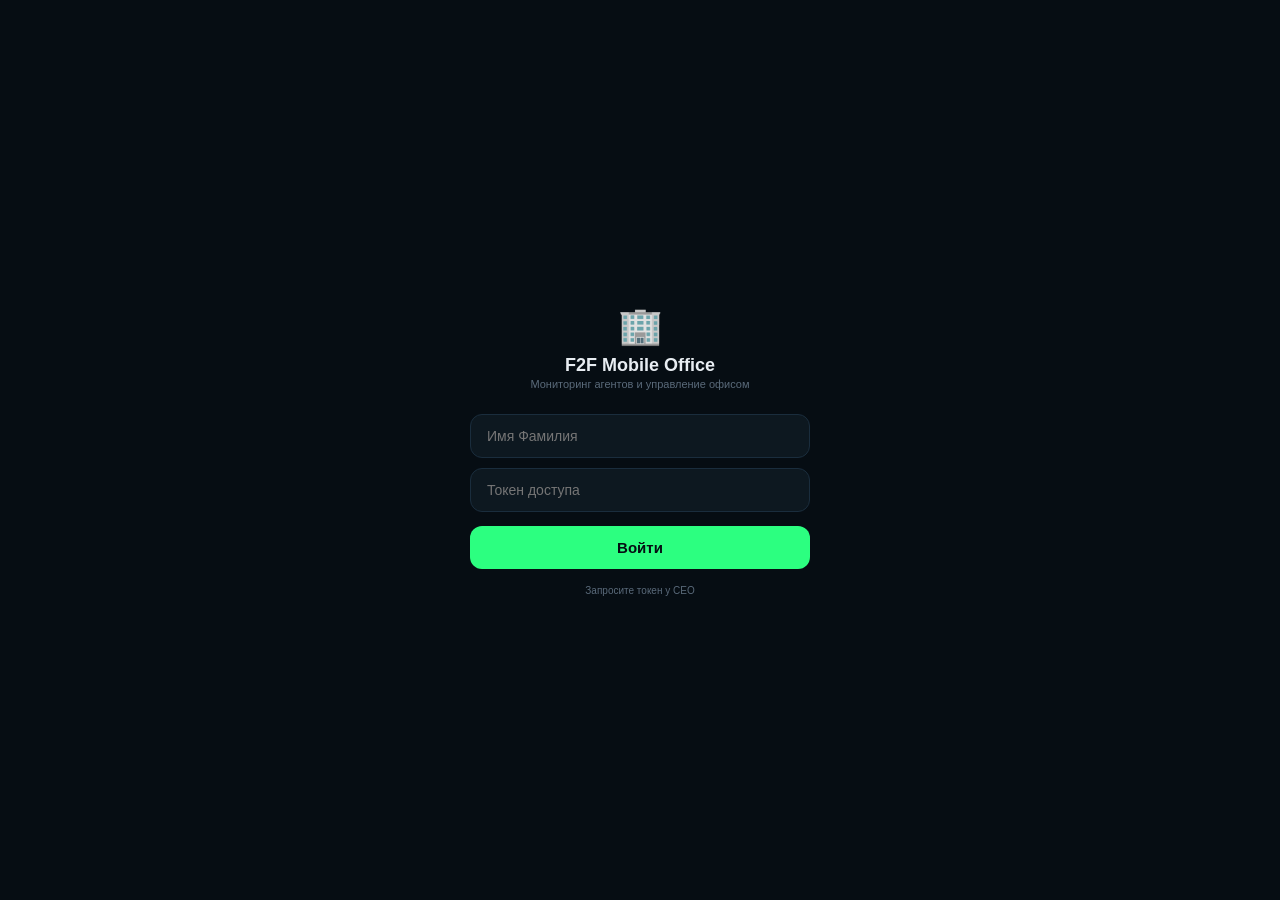
<file: mobile.html>
<!DOCTYPE html>
<html lang="ru">
<head>
<meta charset="UTF-8">
<meta name="viewport" content="width=device-width,initial-scale=1,maximum-scale=1,user-scalable=no,viewport-fit=cover">
<meta name="apple-mobile-web-app-capable" content="yes">
<meta name="apple-mobile-web-app-status-bar-style" content="black-translucent">
<meta name="theme-color" content="#060d13">
<link rel="manifest" href="manifest.json">
<link rel="apple-touch-icon" href="icon-192.png">
<title>F2F Mobile</title>
<style>
*{margin:0;padding:0;box-sizing:border-box;-webkit-tap-highlight-color:transparent}
:root{--bg:#060d13;--panel:#0d1820;--card:#111d28;--border:#1a2d3d;--green:#2cff80;--cyan:#00e5ff;--magenta:#ff2d78;--amber:#ffb800;--dim:#5a6a7a;--text:#e8edf2;--hot:#ff2d78;--safe-top:env(safe-area-inset-top,0px);--safe-bot:env(safe-area-inset-bottom,0px)}
body{font-family:-apple-system,BlinkMacSystemFont,'SF Pro','Segoe UI',sans-serif;background:var(--bg);color:var(--text);overflow-x:hidden;min-height:100dvh;padding-bottom:calc(64px + var(--safe-bot))}
a{color:var(--cyan);text-decoration:none}

/* LOGIN */
.login{position:fixed;inset:0;z-index:9999;display:flex;align-items:center;justify-content:center;background:var(--bg);padding:20px}
.login-box{text-align:center;width:100%;max-width:340px}
.login-logo{font-size:36px;margin-bottom:8px}
.login-box h2{color:var(--text);font-size:18px;margin-bottom:2px}
.login-box .sub{color:var(--dim);font-size:11px;margin-bottom:24px}
.login-box input{width:100%;padding:13px 16px;background:var(--panel);border:1px solid var(--border);border-radius:12px;color:var(--text);font-size:14px;outline:none;margin-bottom:10px;transition:border .2s}
.login-box input:focus{border-color:var(--green)}
.login-box .btn{width:100%;padding:13px;background:var(--green);border:none;border-radius:12px;color:var(--bg);font-weight:700;font-size:15px;cursor:pointer;margin-top:4px}
.login-err{color:var(--magenta);font-size:11px;margin-top:8px;display:none}

/* HEADER */
.hdr{position:sticky;top:0;z-index:100;background:var(--bg)ee;backdrop-filter:blur(12px);-webkit-backdrop-filter:blur(12px);border-bottom:1px solid var(--border);padding:10px 16px;display:flex;align-items:center;justify-content:space-between}
.hdr-left{display:flex;align-items:center;gap:8px}
.hdr h1{font-size:17px;font-weight:800;color:var(--green);letter-spacing:-0.5px}
.hdr h1 small{color:var(--dim);font-weight:400;font-size:11px;margin-left:4px}
.hdr-right{display:flex;align-items:center;gap:8px}
.sync-dot{width:7px;height:7px;border-radius:50%;background:var(--green);animation:pulse 2s infinite}
.sync-dot.off{background:var(--dim);animation:none}
@keyframes pulse{0%,100%{opacity:1}50%{opacity:.4}}
.hdr-time{font-size:10px;color:var(--dim);font-family:'SF Mono',monospace}
.hdr-user{font-size:10px;color:var(--green);background:var(--green)11;border:1px solid var(--green)22;padding:2px 8px;border-radius:6px}

/* KPI BAR */
.kpi-bar{display:grid;grid-template-columns:repeat(4,1fr);gap:1px;background:var(--border)}
.kpi-item{background:var(--panel);text-align:center;padding:12px 4px 10px}
.kpi-item .num{font-size:20px;font-weight:800;letter-spacing:-1px}
.kpi-item .lbl{font-size:8px;color:var(--dim);text-transform:uppercase;letter-spacing:0.5px;margin-top:3px}

/* SECTIONS */
.sec{display:none;padding:12px 12px 0}
.sec.on{display:block}
.sec-title{font-size:13px;font-weight:700;color:var(--dim);text-transform:uppercase;letter-spacing:0.5px;margin-bottom:10px;display:flex;align-items:center;justify-content:space-between}
.sec-title .act{font-size:11px;color:var(--cyan);text-transform:none;letter-spacing:0;font-weight:600;cursor:pointer;padding:4px 10px;background:var(--cyan)11;border:1px solid var(--cyan)22;border-radius:8px}

/* CARDS */
.card{background:var(--card);border:1px solid var(--border);border-radius:14px;padding:14px;margin-bottom:10px;transition:transform .15s}
.card:active{transform:scale(0.98)}

/* PIPELINE STRIP */
.pipe-strip{display:flex;gap:6px;overflow-x:auto;padding-bottom:4px;scrollbar-width:none;margin-bottom:14px}
.pipe-strip::-webkit-scrollbar{display:none}
.pipe-col{flex:0 0 auto;min-width:80px;background:var(--panel);border:1px solid var(--border);border-radius:12px;padding:10px 14px;text-align:center}
.pipe-col .num{font-size:24px;font-weight:800}
.pipe-col .lbl{font-size:9px;color:var(--dim);margin-top:2px}

/* AGENT CARDS */
.ag-card{display:flex;align-items:center;gap:12px;padding:12px 14px}
.ag-ava{font-size:32px;flex-shrink:0}
.ag-info{flex:1;min-width:0}
.ag-name{font-size:14px;font-weight:700}
.ag-role{font-size:10px;color:var(--dim);margin-top:1px;overflow:hidden;text-overflow:ellipsis;white-space:nowrap}
.ag-badge{display:inline-block;font-size:9px;padding:2px 7px;border-radius:6px;margin-top:4px}
.ag-badge.on{background:var(--green)22;color:var(--green);border:1px solid var(--green)33}
.ag-badge.off{background:var(--dim)22;color:var(--dim);border:1px solid var(--dim)33}
.ag-last{font-size:10px;color:var(--dim);margin-top:6px;line-height:1.4}
.ag-btns{display:flex;gap:6px;margin-top:10px}
.ag-btns button{flex:1;padding:9px 6px;border:1px solid var(--border);border-radius:10px;background:var(--panel);color:var(--text);font-size:11px;font-weight:600;cursor:pointer;transition:all .15s}
.ag-btns button:active{background:var(--green)22;border-color:var(--green)44}
.ag-btns .primary{background:var(--green)15;border-color:var(--green)33;color:var(--green)}

/* LEAD CARDS */
.ld-card{padding:12px 14px}
.ld-top{display:flex;justify-content:space-between;align-items:flex-start;gap:8px}
.ld-name{font-size:14px;font-weight:700}
.ld-comp{font-size:12px;color:var(--cyan);margin-top:1px}
.ld-pri{font-size:9px;font-weight:700;padding:3px 8px;border-radius:6px;flex-shrink:0}
.ld-pri.hot{background:var(--hot)22;color:var(--hot)}
.ld-pri.warm{background:var(--amber)22;color:var(--amber)}
.ld-pri.medium{background:var(--cyan)22;color:var(--cyan)}
.ld-pri.cold{background:var(--dim)22;color:var(--dim)}
.ld-stage{display:flex;gap:3px;margin-top:8px}
.ld-stage-dot{flex:1;height:4px;border-radius:2px;background:var(--border)}
.ld-stage-dot.done{background:var(--green)}
.ld-stage-dot.cur{background:var(--amber)}
.ld-stage-lbl{font-size:10px;color:var(--dim);margin-top:4px}
.ld-contact{font-size:11px;color:var(--dim);margin-top:8px;line-height:1.7}
.ld-contact b{color:var(--text);font-weight:500}
.ld-actions{display:flex;gap:6px;margin-top:10px}
.ld-actions button{flex:1;padding:8px;border:1px solid var(--border);border-radius:10px;background:var(--panel);color:var(--text);font-size:11px;cursor:pointer}
.ld-actions button:active{background:var(--green)22}

/* POST CARDS */
.post-card{padding:12px 14px}
.post-platform{font-size:10px;font-weight:700;padding:2px 8px;border-radius:6px;display:inline-block;margin-bottom:6px}
.post-platform.tg{background:#0088cc22;color:#0088cc}
.post-platform.tw{background:#1da1f222;color:#1da1f2}
.post-status{font-size:9px;padding:2px 6px;border-radius:4px;float:right}
.post-status.pending{background:var(--amber)22;color:var(--amber)}
.post-status.approved{background:var(--green)22;color:var(--green)}
.post-status.published{background:var(--cyan)22;color:var(--cyan)}
.post-text{font-size:12px;color:#ccc;line-height:1.6;margin-top:4px;max-height:80px;overflow:hidden}
.post-date{font-size:10px;color:var(--dim);margin-top:6px}

/* REPORT CARDS */
.rp-card{padding:12px 14px}
.rp-type{font-size:10px;font-weight:700;padding:2px 8px;border-radius:6px;display:inline-block;margin-bottom:4px}
.rp-title{font-size:13px;font-weight:700;margin-bottom:2px}
.rp-meta{font-size:10px;color:var(--dim);margin-bottom:8px}
.rp-body{font-size:12px;color:#bbb;line-height:1.6;max-height:100px;overflow:hidden}
.rp-body.open{max-height:none}
.rp-more{font-size:11px;color:var(--cyan);margin-top:6px;cursor:pointer;background:none;border:none}

/* TEAM */
.tm-dept{margin-bottom:14px}
.tm-dept-title{font-size:13px;font-weight:700;color:var(--cyan);margin-bottom:8px;padding-left:2px}
.tm-member{display:flex;align-items:center;gap:10px;padding:8px 0;border-bottom:1px solid var(--border)08}
.tm-ava{width:32px;height:32px;border-radius:50%;background:var(--green)22;display:flex;align-items:center;justify-content:center;font-size:14px;flex-shrink:0}
.tm-name{font-size:13px;font-weight:600}
.tm-role{font-size:10px;color:var(--dim)}

/* FINANCE */
.fin-card{text-align:center;padding:16px}
.fin-card .big{font-size:28px;font-weight:800;margin-bottom:2px}
.fin-card .sub{font-size:10px;color:var(--dim)}

/* BOTTOM NAV */
.bnav{position:fixed;bottom:0;left:0;right:0;z-index:100;background:var(--panel)ee;backdrop-filter:blur(12px);-webkit-backdrop-filter:blur(12px);border-top:1px solid var(--border);display:flex;padding:6px 0 calc(6px + var(--safe-bot));gap:0}
.bnav-item{flex:1;text-align:center;padding:4px 0;cursor:pointer;transition:color .15s}
.bnav-item .ico{font-size:20px;display:block}
.bnav-item .txt{font-size:9px;color:var(--dim);margin-top:1px;display:block}
.bnav-item.on .txt{color:var(--green)}
.bnav-item .cnt{position:absolute;top:-2px;right:50%;transform:translateX(calc(50% + 10px));font-size:8px;background:var(--hot);color:#fff;padding:1px 4px;border-radius:6px;font-weight:700}

/* MODAL */
.modal-bg{position:fixed;inset:0;z-index:200;background:rgba(0,0,0,.7);display:none;align-items:flex-end;justify-content:center}
.modal-bg.on{display:flex}
.modal-sheet{background:var(--panel);border-radius:20px 20px 0 0;width:100%;max-width:500px;max-height:85dvh;overflow-y:auto;padding:20px 16px calc(20px + var(--safe-bot));animation:slideUp .3s ease}
@keyframes slideUp{from{transform:translateY(100%)}to{transform:translateY(0)}}
.modal-handle{width:36px;height:4px;background:#556;border-radius:2px;margin:0 auto 12px;cursor:grab}
.modal-x{position:absolute;top:12px;right:16px;background:var(--card);border:1px solid var(--border);color:var(--dim);width:30px;height:30px;border-radius:50%;font-size:16px;cursor:pointer;display:flex;align-items:center;justify-content:center}
.modal-title{font-size:16px;font-weight:700;margin-bottom:12px}
.modal-close{position:absolute;top:16px;right:16px;background:none;border:none;color:var(--dim);font-size:20px;cursor:pointer}

/* FORM */
.field{margin-bottom:12px}
.field label{display:block;font-size:11px;color:var(--dim);margin-bottom:4px}
.field input,.field select,.field textarea{width:100%;padding:11px 14px;background:var(--card);border:1px solid var(--border);border-radius:10px;color:var(--text);font-size:13px;outline:none}
.field input:focus,.field select:focus,.field textarea:focus{border-color:var(--green)}
.field textarea{height:80px;resize:vertical;font-family:inherit}
.btn-green{padding:12px 20px;background:var(--green);border:none;border-radius:12px;color:var(--bg);font-weight:700;font-size:14px;cursor:pointer;width:100%}
.btn-outline{padding:10px 14px;border:1px solid var(--border);border-radius:10px;background:var(--panel);color:var(--text);font-size:12px;cursor:pointer}

/* TOAST */
.toast{position:fixed;top:60px;left:50%;transform:translateX(-50%);background:var(--green);color:var(--bg);padding:10px 24px;border-radius:12px;font-size:13px;font-weight:700;z-index:9999;animation:toastAnim .3s ease;box-shadow:0 4px 20px rgba(44,255,128,.3)}
@keyframes toastAnim{from{opacity:0;transform:translateX(-50%) translateY(-10px)}to{opacity:1;transform:translateX(-50%) translateY(0)}}

/* EMPTY STATE */
.empty{text-align:center;padding:40px 20px;color:var(--dim);font-size:13px}
.empty .ico{font-size:40px;margin-bottom:8px;display:block}
</style>
</head>
<body>

<!-- ═══ LOGIN ═══ -->
<div class="login" id="loginScreen">
  <div class="login-box">
    <div class="login-logo">🏢</div>
    <h2>F2F Mobile Office</h2>
    <p class="sub">Мониторинг агентов и управление офисом</p>
    <input type="text" id="loginName" placeholder="Имя Фамилия" autocomplete="name">
    <input type="text" id="loginToken" placeholder="Токен доступа" autocomplete="off" onkeydown="if(event.key==='Enter')doLogin()">
    <div class="login-err" id="loginErr"></div>
    <button class="btn" onclick="doLogin()">Войти</button>
    <p style="color:var(--dim);font-size:10px;margin-top:16px">Запросите токен у CEO</p>
  </div>
</div>

<!-- ═══ APP ═══ -->
<div id="app" style="display:none">

<!-- HEADER -->
<div class="hdr">
  <div class="hdr-left">
    <h1>F2F<small>Office</small></h1>
  </div>
  <div class="hdr-right">
    <span class="hdr-user" id="userName"></span>
    <div class="sync-dot" id="syncDot"></div>
    <span class="hdr-time" id="clock">--:--</span>
  </div>
</div>

<!-- KPI BAR -->
<div class="kpi-bar">
  <div class="kpi-item" onclick="goTab('leads')"><div class="num" style="color:var(--cyan)" id="kLeads">0</div><div class="lbl">Лиды</div></div>
  <div class="kpi-item" onclick="goTab('posts')"><div class="num" style="color:var(--magenta)" id="kPosts">0</div><div class="lbl">Посты</div></div>
  <div class="kpi-item" onclick="goTab('reports')"><div class="num" style="color:var(--amber)" id="kReports">0</div><div class="lbl">Отчёты</div></div>
  <div class="kpi-item" onclick="goTab('agents')"><div class="num" style="color:var(--green)" id="kAgents">0</div><div class="lbl">Агенты</div></div>
</div>

<!-- ═══ OVERVIEW ═══ -->
<div class="sec on" id="sec-home">
  <!-- Pipeline -->
  <div class="sec-title">Pipeline <span class="act" onclick="goTab('leads')">Все лиды →</span></div>
  <div class="pipe-strip" id="pipeStrip"></div>

  <!-- Hot Leads -->
  <div class="sec-title">🔥 Горячие лиды</div>
  <div id="hotLeads"></div>

  <!-- Agent Status -->
  <div class="sec-title" style="margin-top:6px">🤖 Статус агентов <span class="act" onclick="goTab('agents')">Все →</span></div>
  <div id="agentStatus"></div>

  <!-- Recent Activity -->
  <div class="sec-title" style="margin-top:6px">📡 Последние события</div>
  <div id="recentFeed"></div>

  <!-- Quick Stats -->
  <div class="sec-title" style="margin-top:6px">📊 Сводка за неделю</div>
  <div style="display:grid;grid-template-columns:1fr 1fr;gap:8px;margin-bottom:14px">
    <div class="card fin-card"><div class="big" style="color:var(--cyan)" id="stat7dLeads">0</div><div class="sub">Новых лидов за 7 дней</div></div>
    <div class="card fin-card"><div class="big" style="color:var(--magenta)" id="stat7dPosts">0</div><div class="sub">Постов за 7 дней</div></div>
    <div class="card fin-card"><div class="big" style="color:var(--green)" id="stat7dCycles">0</div><div class="sub">Циклов агентов за 24ч</div></div>
    <div class="card fin-card"><div class="big" style="color:var(--amber)" id="statTeam">0</div><div class="sub">Человек в команде</div></div>
  </div>
</div>

<!-- ═══ AGENTS ═══ -->
<div class="sec" id="sec-agents">
  <div class="sec-title">🤖 AI Агенты <span class="act" onclick="runAllAgents()">⚡ Запустить все</span></div>
  <div id="agentList"></div>
</div>

<!-- ═══ LEADS ═══ -->
<div class="sec" id="sec-leads">
  <div class="sec-title">🎯 CRM Лиды <span class="act" onclick="openAddLead()">➕ Добавить</span></div>
  <div style="display:flex;gap:6px;margin-bottom:12px;overflow-x:auto;scrollbar-width:none" id="leadFilters">
    <button class="btn-outline" data-lf="all" style="border-color:var(--green);color:var(--green)">Все</button>
    <button class="btn-outline" data-lf="hot">🔥 Hot</button>
    <button class="btn-outline" data-lf="warm">⭐ Warm</button>
    <button class="btn-outline" data-lf="contacted">📞 Контакт</button>
    <button class="btn-outline" data-lf="negotiating">💼 Перег.</button>
  </div>
  <!-- Pipeline mini -->
  <div class="pipe-strip" id="pipeStripLeads" style="margin-bottom:8px"></div>
  <div id="leadList"></div>
</div>

<!-- ═══ POSTS ═══ -->
<div class="sec" id="sec-posts">
  <div class="sec-title">✍️ SMM Посты <span class="act" onclick="genPosts()">🤖 Генерировать</span></div>
  <div id="postList"></div>
</div>

<!-- ═══ REPORTS ═══ -->
<div class="sec" id="sec-reports">
  <div class="sec-title">📋 Отчёты агентов <span class="act" onclick="triggerBriefing()">🚀 Брифинг</span></div>
  <div id="reportList"></div>
</div>

<!-- ═══ TEAM ═══ -->
<div class="sec" id="sec-team">
  <div class="sec-title">👥 Команда</div>
  <div id="teamContent"></div>
</div>

</div><!-- /app -->

<!-- BOTTOM NAV -->
<div class="bnav" id="bnav" style="display:none">
  <div class="bnav-item on" data-tab="home" onclick="goTab('home')"><span class="ico">📊</span><span class="txt">Обзор</span></div>
  <div class="bnav-item" data-tab="agents" onclick="goTab('agents')"><span class="ico">🤖</span><span class="txt">Агенты</span></div>
  <div class="bnav-item" data-tab="leads" onclick="goTab('leads')"><span class="ico">🎯</span><span class="txt">Лиды</span></div>
  <div class="bnav-item" data-tab="posts" onclick="goTab('posts')"><span class="ico">✍️</span><span class="txt">Посты</span></div>
  <div class="bnav-item" data-tab="reports" onclick="goTab('reports')"><span class="ico">📋</span><span class="txt">Отчёты</span></div>
  <div class="bnav-item" data-tab="team" onclick="goTab('team')"><span class="ico">👥</span><span class="txt">Команда</span></div>
</div>

<!-- MODAL -->
<div class="modal-bg" id="modalBg" onclick="if(event.target===this)closeModal()">
  <div class="modal-sheet" id="modalSheet" style="position:relative">
    <div class="modal-handle" id="modalHandle"></div>
    <button class="modal-x" onclick="closeModal()">✕</button>
    <div id="modalContent"></div>
  </div>
</div>

<script>
// ═══ CONFIG ═══
var SB='https://cuvmjkavluixkbzblcie.supabase.co',AK='eyJhbGciOiJIUzI1NiIsInR5cCI6IkpXVCJ9.eyJpc3MiOiJzdXBhYmFzZSIsInJlZiI6ImN1dm1qa2F2bHVpeGtiemJsY2llIiwicm9sZSI6ImFub24iLCJpYXQiOjE3NzM3NDg4ODgsImV4cCI6MjA4OTMyNDg4OH0.Ie1xGbB45nELK0PbwnKgDu56yxhZugVEdXYoUQT7TG4';
var D={leads:[],reports:[],team:[],content:[],events:[],agents:[]};
var curTab='home',leadFilter='all';

// ═══ SUPABASE ═══
function sb(table,q){return fetch(SB+'/rest/v1/'+table+'?'+q,{headers:{'apikey':AK,'Authorization':'Bearer '+AK}}).then(function(r){return r.ok?r.json():[]}).catch(function(){return[]})}
function sbPost(table,data){return fetch(SB+'/rest/v1/'+table,{method:'POST',headers:{'apikey':AK,'Authorization':'Bearer '+AK,'Content-Type':'application/json','Prefer':'return=representation'},body:JSON.stringify(data)}).then(function(r){return r.json()}).catch(function(){return null})}
function sbPatch(table,id,data){return fetch(SB+'/rest/v1/'+table+'?id=eq.'+id,{method:'PATCH',headers:{'apikey':AK,'Authorization':'Bearer '+AK,'Content-Type':'application/json'},body:JSON.stringify(data)}).then(function(r){return r.ok}).catch(function(){return false})}
function sbFunc(name,body){return fetch(SB+'/functions/v1/'+name,{method:'POST',headers:{'Content-Type':'application/json','Authorization':'Bearer '+AK},body:JSON.stringify(body||{})}).then(function(r){return r.json()}).catch(function(){return null})}

// ═══ AUTH ═══
function getSess(){try{return JSON.parse(sessionStorage.getItem('f2f_mob'))}catch(e){return null}}
function doLogin(){
  var n=document.getElementById('loginName').value.trim(),t=document.getElementById('loginToken').value.trim();
  if(!t){showErr('Введите токен');return}
  sb('auth_tokens','select=*&token=eq.'+t).then(function(r){
    if(r&&r.length>0){
      var s={name:r[0].name||n||'User',role:r[0].role||'viewer',token:t};
      sessionStorage.setItem('f2f_mob',JSON.stringify(s));
      startApp(s);
    } else showErr('Неверный токен');
  });
}
function showErr(m){var e=document.getElementById('loginErr');e.textContent=m;e.style.display='block'}
function startApp(s){
  document.getElementById('loginScreen').style.display='none';
  document.getElementById('app').style.display='block';
  document.getElementById('bnav').style.display='flex';
  document.getElementById('userName').textContent=s.name;
  loadAll();
}

// ═══ LOAD ALL ═══
function loadAll(){
  var now=new Date().toISOString();
  Promise.all([
    sb('partner_pipeline','select=*&order=created_at.desc&limit=200'),
    sb('agent_reports','select=*&order=created_at.desc&limit=50'),
    sb('team_members','select=*'),
    sb('content_queue','select=*&order=created_at.desc&limit=50'),
    sb('agent_events','select=*&order=created_at.desc&limit=80'),
    sb('ai_agents','select=*&order=name.asc')
  ]).then(function(r){
    D.leads=r[0]||[];D.reports=r[1]||[];D.team=r[2]||[];D.content=r[3]||[];D.events=r[4]||[];D.agents=r[5]||[];
    document.getElementById('syncDot').className='sync-dot';
    renderAll();
  }).catch(function(){
    document.getElementById('syncDot').className='sync-dot off';
  });
}

// ═══ RENDER ═══
function renderAll(){
  // KPIs
  el('kLeads').textContent=D.leads.length;
  el('kPosts').textContent=D.content.length;
  el('kReports').textContent=D.reports.length;
  el('kAgents').textContent=D.agents.filter(function(a){return a.is_active}).length+'/'+D.agents.length;

  renderHome();renderAgents();renderLeads();renderPosts();renderReports();renderTeam();
}

// ═══ HOME ═══
function renderHome(){
  // Pipeline
  var st={identified:0,contacted:0,negotiating:0,closed_won:0,closed_lost:0};
  D.leads.forEach(function(l){if(st[l.stage]!==undefined)st[l.stage]++;else st.identified++});
  var names={identified:'Найдены',contacted:'Контакт',negotiating:'Переговоры',closed_won:'Win',closed_lost:'Lost'};
  var cols={identified:'var(--cyan)',contacted:'var(--amber)',negotiating:'var(--magenta)',closed_won:'var(--green)',closed_lost:'var(--dim)'};
  var ph='';for(var s in st)ph+='<div class="pipe-col"><div class="num" style="color:'+cols[s]+'">'+st[s]+'</div><div class="lbl">'+names[s]+'</div></div>';
  el('pipeStrip').innerHTML=ph;

  // Hot leads
  var hot=D.leads.filter(function(l){return l.priority==='hot'||l.match_score>=80}).slice(0,4);
  var hh='';
  if(hot.length===0)hh='<div class="card" style="text-align:center;color:var(--dim);padding:20px">Нет горячих лидов. Запусти Lead Finder!</div>';
  hot.forEach(function(l){
    hh+='<div class="card ld-card" onclick="openLead(\''+l.id+'\')"><div class="ld-top"><div><div class="ld-name">'+esc(l.contact_name||l.company_name||'—')+'</div><div class="ld-comp">'+esc(l.company_name||'')+'</div></div><span class="ld-pri hot">🔥 HOT</span></div>'+(l.email?'<div class="ld-contact">✉ '+esc(l.email)+'</div>':'')+'</div>';
  });
  el('hotLeads').innerHTML=hh;

  // Agent status (compact)
  var asMeta={coordinator:'🎯',content:'📱',market:'📊',leads:'📧',outreach:'🎯',social:'👥',lead_finder:'🔍',followup:'📨',processor:'⚙️',watchdog:'🛡️',briefing:'☀️'};
  var ash='<div style="display:grid;grid-template-columns:repeat(3,1fr);gap:6px;margin-bottom:14px">';
  D.agents.slice(0,9).forEach(function(a){
    var em=asMeta[a.slug]||'🤖';
    var lastE=D.events.find(function(e){return e.agent_slug===a.slug});
    var ago=lastE?timeAgo(lastE.created_at):'—';
    ash+='<div class="card" style="padding:10px;text-align:center" onclick="goTab(\'agents\')"><div style="font-size:22px">'+em+'</div><div style="font-size:10px;font-weight:700;margin-top:2px">'+esc(a.slug)+'</div><div style="font-size:9px;color:'+(a.is_active?'var(--green)':'var(--dim)')+'">'+ago+'</div></div>';
  });
  ash+='</div>';
  el('agentStatus').innerHTML=ash;

  // Recent Feed
  var fh='';
  D.events.slice(0,8).forEach(function(e){
    var em={lead_finder:'🔍',content:'📱',leads:'📧',market:'📊',briefing:'☀️',outreach:'🎯',social:'👥',followup:'📨'}[e.agent_slug]||'🤖';
    fh+='<div style="display:flex;gap:8px;padding:8px 0;border-bottom:1px solid var(--border)">'+
      '<div style="font-size:18px;flex-shrink:0">'+em+'</div>'+
      '<div style="flex:1;min-width:0"><div style="font-size:11px"><b style="color:var(--cyan)">'+esc(e.agent_slug||'system')+'</b> <span style="color:var(--dim)">'+timeAgo(e.created_at)+'</span></div><div style="font-size:11px;color:#ccc;margin-top:2px;overflow:hidden;text-overflow:ellipsis;white-space:nowrap">'+esc((e.detail||e.event_type||'').substring(0,80))+'</div></div></div>';
  });
  el('recentFeed').innerHTML=fh||'<div class="empty"><span class="ico">📡</span>Нет событий</div>';

  // Weekly stats
  var d7=new Date(Date.now()-7*86400000).toISOString();
  var d1=new Date(Date.now()-86400000).toISOString();
  el('stat7dLeads').textContent=D.leads.filter(function(l){return l.created_at>d7}).length;
  el('stat7dPosts').textContent=D.content.filter(function(c){return c.created_at>d7}).length;
  el('stat7dCycles').textContent=D.events.filter(function(e){return e.created_at>d1}).length;
  el('statTeam').textContent=D.team.filter(function(t){return(t.status||'active')==='active'}).length;
}

// ═══ AGENTS ═══
function renderAgents(){
  var meta={coordinator:{e:'🎯',c:'var(--green)'},content:{e:'📱',c:'var(--magenta)'},market:{e:'📊',c:'var(--cyan)'},leads:{e:'📧',c:'var(--amber)'},outreach:{e:'🎯',c:'#a78bfa'},social:{e:'👥',c:'#34d399'},lead_finder:{e:'🔍',c:'#f472b6'},followup:{e:'📨',c:'#fb923c'},processor:{e:'⚙️',c:'#94a3b8'},watchdog:{e:'🛡️',c:'#ef4444'},briefing:{e:'☀️',c:'#fbbf24'}};
  var h='';
  D.agents.forEach(function(a){
    var m=meta[a.slug]||{e:'🤖',c:'var(--cyan)'};
    var lastE=D.events.find(function(e){return e.agent_slug===a.slug});
    var lastStr=lastE?(timeAgo(lastE.created_at)+' — '+esc((lastE.detail||'').substring(0,50))):'Нет активности';
    h+='<div class="card ag-card"><div class="ag-ava">'+m.e+'</div><div class="ag-info"><div class="ag-name" style="color:'+m.c+'">'+esc(a.name||a.slug)+'</div><div class="ag-role">'+esc(a.role_desc||a.model_id||a.slug)+'</div><span class="ag-badge '+(a.is_active?'on':'off')+'">'+(a.is_active?'● Active':'● Idle')+'</span><div class="ag-last">'+lastStr+'</div><div class="ag-btns"><button class="primary" onclick="event.stopPropagation();runAgent(\''+a.slug+'\')">▶ Запустить</button><button onclick="event.stopPropagation();viewReport(\''+a.slug+'\')">📊 Отчёт</button></div></div></div>';
  });
  el('agentList').innerHTML=h||'<div class="empty"><span class="ico">🤖</span>Агенты не загружены</div>';
}

// ═══ LEADS ═══
function renderLeads(){
  // Pipeline
  var st={identified:0,contacted:0,negotiating:0,closed_won:0};
  D.leads.forEach(function(l){if(st[l.stage]!==undefined)st[l.stage]++});
  var names={identified:'Найдены',contacted:'Контакт',negotiating:'Переговоры',closed_won:'Закрыты'};
  var cols={identified:'var(--cyan)',contacted:'var(--amber)',negotiating:'var(--magenta)',closed_won:'var(--green)'};
  var ph='';for(var s in st)ph+='<div class="pipe-col"><div class="num" style="color:'+cols[s]+'">'+st[s]+'</div><div class="lbl">'+names[s]+'</div></div>';
  el('pipeStripLeads').innerHTML=ph;

  // Filter
  var filtered=D.leads;
  if(leadFilter==='hot')filtered=filtered.filter(function(l){return l.priority==='hot'||l.match_score>=80});
  else if(leadFilter==='warm')filtered=filtered.filter(function(l){return l.priority==='warm'||(l.match_score>=50&&l.match_score<80)});
  else if(leadFilter==='contacted')filtered=filtered.filter(function(l){return l.stage==='contacted'});
  else if(leadFilter==='negotiating')filtered=filtered.filter(function(l){return l.stage==='negotiating'});

  var h='';
  filtered.slice(0,50).forEach(function(l){
    var pri=l.priority||'medium';
    if(!l.priority){if(l.match_score>=80)pri='hot';else if(l.match_score>=50)pri='warm'}
    var priLabels={hot:'🔥 HOT',warm:'⭐ WARM',medium:'💡 MED',cold:'❄️ COLD'};
    var stageIdx={identified:0,contacted:1,negotiating:2,closed_won:3}[l.stage]||0;
    var dots='';for(var i=0;i<4;i++)dots+='<div class="ld-stage-dot'+(i<stageIdx?' done':'')+(i===stageIdx?' cur':'')+'"></div>';
    var stageNames={identified:'Найден',contacted:'В контакте',negotiating:'Переговоры',closed_won:'✅ Закрыт',closed_lost:'❌ Потерян'};

    h+='<div class="card ld-card" onclick="openLead(\''+l.id+'\')"><div class="ld-top"><div><div class="ld-name">'+esc(l.contact_name||'—')+'</div><div class="ld-comp">'+esc(l.company_name||'—')+'</div></div><span class="ld-pri '+pri+'">'+(priLabels[pri]||pri)+'</span></div><div class="ld-stage">'+dots+'</div><div class="ld-stage-lbl">'+(stageNames[l.stage]||l.stage||'—')+'</div>'+(l.email?'<div class="ld-contact">✉ '+esc(l.email)+(l.phone?' · 📞 '+esc(l.phone):'')+'</div>':'')+'</div>';
  });
  el('leadList').innerHTML=h||'<div class="empty"><span class="ico">🎯</span>Нет лидов</div>';
}

// ═══ POSTS ═══
function renderPosts(){
  var h='';
  D.content.forEach(function(p){
    var plat=(p.platform||'').toLowerCase();
    var platClass=plat.indexOf('telegram')>=0?'tg':'tw';
    var statClass=(p.status||'pending').toLowerCase();
    var statLabels={pending:'⏳ Pending',approved:'✅ Approved',published:'📢 Published'};
    h+='<div class="card post-card"><span class="post-platform '+platClass+'">'+(plat.indexOf('telegram')>=0?'TG':'TW')+'</span><span class="post-status '+statClass+'">'+(statLabels[statClass]||p.status)+'</span><div class="post-text">'+esc((p.content_text||p.text||'').substring(0,150))+'</div><div class="post-date">'+fmtDate(p.created_at)+'</div></div>';
  });
  el('postList').innerHTML=h||'<div class="empty"><span class="ico">✍️</span>Нет постов. Нажми "Генерировать"</div>';
}

// ═══ REPORTS ═══
function renderReports(){
  var h='';
  D.reports.forEach(function(r,i){
    var typeColors={morning:'var(--amber)',evening:'var(--magenta)',daily:'var(--cyan)',weekly:'var(--green)'};
    var tc=typeColors[r.report_type]||'var(--dim)';
    h+='<div class="card rp-card"><span class="rp-type" style="background:'+tc+'22;color:'+tc+'">'+(r.report_type||'report').toUpperCase()+'</span><div class="rp-title">'+esc(r.title||r.report_type||'Отчёт')+'</div><div class="rp-meta">'+esc(r.agent_slug||'system')+' · '+fmtDate(r.created_at)+'</div><div class="rp-body" id="rb'+i+'">'+esc((r.summary||r.content||'').substring(0,200))+'</div>'+(((r.summary||r.content||'').length>200)?'<button class="rp-more" onclick="event.stopPropagation();toggleRb('+i+')">Раскрыть ▾</button>':'')+'</div>';
  });
  el('reportList').innerHTML=h||'<div class="empty"><span class="ico">📋</span>Нет отчётов</div>';
}

// ═══ TEAM ═══
function renderTeam(){
  var depts={};
  D.team.filter(function(t){return(t.status||'active')==='active'}).forEach(function(t){var d=t.dept||'Другое';if(!depts[d])depts[d]=[];depts[d].push(t)});
  var h='';
  for(var d in depts){
    h+='<div class="tm-dept"><div class="tm-dept-title">'+esc(d)+' ('+depts[d].length+')</div>';
    depts[d].forEach(function(m){
      h+='<div class="tm-member"><div class="tm-ava">'+(m.is_head?'👑':'👤')+'</div><div><div class="tm-name">'+esc(m.name)+'</div><div class="tm-role">'+esc(m.role||'')+'</div></div></div>';
    });
    h+='</div>';
  }
  el('teamContent').innerHTML=h||'<div class="empty"><span class="ico">👥</span>Нет данных о команде</div>';
}

// ═══ ACTIONS ═══
function runAgent(slug){
  toast('▶ Запуск '+slug+'...');
  sbFunc('agent-autonomous-cycle',{agentSlug:slug}).then(function(r){
    toast('✅ '+slug+' завершён');
    setTimeout(loadAll,3000);
  });
}
function runAllAgents(){
  toast('⚡ Запуск всех агентов...');
  sbFunc('agent-autonomous-cycle',{}).then(function(){
    toast('✅ Циклы запущены');
    setTimeout(loadAll,5000);
  });
}
function triggerBriefing(){
  toast('🚀 Запуск брифинга...');
  sbFunc('morning-briefing',{}).then(function(){toast('✅ Брифинг завершён');setTimeout(loadAll,3000)});
}
function genPosts(){
  toast('🤖 Генерация постов...');
  sbFunc('agent-autonomous-cycle',{agentSlug:'content'}).then(function(){toast('✅ SMM агент завершил цикл');setTimeout(loadAll,3000)});
}
function viewReport(slug){
  goTab('reports');
  var rEl=document.getElementById('sec-reports');
  if(rEl)rEl.scrollTop=0;
}

// ═══ LEAD DETAIL MODAL ═══
function openLead(id){
  var l=D.leads.find(function(x){return String(x.id)===String(id)});
  if(!l)return;
  var stageNames={identified:'Найден',contacted:'Контакт',negotiating:'Переговоры',closed_won:'✅ Win',closed_lost:'❌ Lost'};
  var stages=['identified','contacted','negotiating','closed_won'];
  var stageBar='<div style="display:flex;gap:4px;margin:12px 0">';
  stages.forEach(function(s){
    var active=s===l.stage;
    stageBar+='<button onclick="changeStage(\''+l.id+'\',\''+s+'\')" style="flex:1;padding:8px 4px;border-radius:8px;font-size:10px;font-weight:700;cursor:pointer;border:1px solid '+(active?'var(--green)':'var(--border)')+';background:'+(active?'var(--green)22':'var(--panel)')+';color:'+(active?'var(--green)':'var(--dim)')+'">'+(stageNames[s]||s)+'</button>';
  });
  stageBar+='</div>';

  var h='<div class="modal-title">'+esc(l.contact_name||l.company_name||'Лид')+'</div>';
  h+='<div style="color:var(--cyan);font-size:13px;margin-bottom:4px">🏢 '+esc(l.company_name||'—')+'</div>';
  h+=stageBar;
  h+='<div style="background:var(--card);border-radius:12px;padding:12px;margin-bottom:12px">';
  h+='<div style="font-size:12px;color:var(--dim);margin-bottom:8px;font-weight:700">Контактные данные</div>';
  var fields=[['✉ Email',l.email,'email'],['📞 Телефон',l.phone,'phone'],['🔗 LinkedIn',l.linkedin,'linkedin'],['🌐 Сайт',l.website,'website'],['📍 Локация',l.location,'location'],['💼 Должность',l.title,'title']];
  fields.forEach(function(f){
    h+='<div style="display:flex;justify-content:space-between;padding:6px 0;border-bottom:1px solid var(--border)" onclick="editField(\''+l.id+'\',\''+f[2]+'\',\''+f[0]+'\')"><span style="font-size:11px;color:var(--dim)">'+f[0]+'</span><span style="font-size:12px;color:var(--text);text-decoration:underline dashed var(--border)">'+(esc(f[1])||'—')+'</span></div>';
  });
  h+='</div>';

  // Notes
  h+='<div style="margin-bottom:12px"><textarea id="leadNote" placeholder="Добавить заметку..." style="width:100%;padding:10px;background:var(--card);border:1px solid var(--border);border-radius:10px;color:var(--text);font-size:12px;height:60px;outline:none;resize:none;font-family:inherit"></textarea>';
  h+='<div style="display:flex;gap:6px;margin-top:6px"><button class="btn-outline" onclick="addNote(\''+l.id+'\',\'note\')">📝 Заметка</button><button class="btn-outline" onclick="addNote(\''+l.id+'\',\'call\')">📞 Звонок</button><button class="btn-outline" onclick="addNote(\''+l.id+'\',\'email_sent\')">✉ Email</button><button class="btn-outline" onclick="addNote(\''+l.id+'\',\'meeting\')">🤝 Встреча</button></div></div>';

  // Source & date
  h+='<div style="font-size:10px;color:var(--dim);margin-top:8px">Источник: '+esc(l.source||'ai_agent')+' · '+fmtDate(l.created_at)+'</div>';

  openModal(h);
}

function changeStage(id,stage){
  sbPatch('partner_pipeline',id,{stage:stage,updated_at:new Date().toISOString()}).then(function(ok){
    if(ok){
      var l=D.leads.find(function(x){return String(x.id)===String(id)});
      if(l)l.stage=stage;
      toast('✅ Стейдж: '+stage);
      openLead(id);
      renderLeads();renderHome();
    }
  });
}

function editField(id,field,label){
  var l=D.leads.find(function(x){return String(x.id)===String(id)});
  var cur=l?l[field]||'':'';
  var val=prompt(label+':',cur);
  if(val===null)return;
  var upd={};upd[field]=val;
  sbPatch('partner_pipeline',id,upd).then(function(ok){
    if(ok&&l){l[field]=val;toast('✅ Обновлено');openLead(id)}
  });
}

function addNote(id,type){
  var txt=document.getElementById('leadNote');
  if(!txt||!txt.value.trim()){toast('Введи текст');return}
  sbPost('lead_interactions',{lead_id:id,interaction_type:type,content:txt.value.trim(),created_by:getSess().name||'mobile'}).then(function(r){
    if(r){toast('✅ '+type+' добавлен');txt.value=''}
  });
}

// ═══ ADD LEAD ═══
function openAddLead(){
  var h='<div class="modal-title">➕ Новый лид</div>';
  h+='<div class="field"><label>Компания *</label><input id="nl_comp" placeholder="Название компании"></div>';
  h+='<div class="field"><label>Контакт</label><input id="nl_name" placeholder="Имя Фамилия"></div>';
  h+='<div class="field"><label>Email</label><input id="nl_email" placeholder="email@company.com" type="email"></div>';
  h+='<div class="field"><label>Телефон</label><input id="nl_phone" placeholder="+7..." type="tel"></div>';
  h+='<div class="field"><label>LinkedIn</label><input id="nl_li" placeholder="linkedin.com/in/..."></div>';
  h+='<div class="field"><label>Сайт</label><input id="nl_web" placeholder="company.com"></div>';
  h+='<div class="field"><label>Тип</label><select id="nl_type"><option value="partner">Партнёр</option><option value="client_b2b">Клиент B2B</option><option value="investor">Инвестор</option><option value="media_influencer">Медиа/Инфлюенсер</option><option value="federation">Федерация</option></select></div>';
  h+='<div class="field"><label>Заметка</label><textarea id="nl_note" placeholder="Откуда контакт, контекст..."></textarea></div>';
  h+='<button class="btn-green" onclick="saveLead()">Сохранить лид</button>';
  openModal(h);
}

function saveLead(){
  var comp=el('nl_comp').value.trim();
  if(!comp){toast('Укажите компанию');return}
  var data={
    company_name:comp,
    contact_name:el('nl_name').value.trim()||null,
    email:el('nl_email').value.trim()||null,
    phone:el('nl_phone').value.trim()||null,
    linkedin:el('nl_li').value.trim()||null,
    website:el('nl_web').value.trim()||null,
    contact_type:el('nl_type').value,
    notes_text:el('nl_note').value.trim()||null,
    source:'manual',
    stage:'identified',
    priority:'medium',
    match_score:50
  };
  sbPost('partner_pipeline',data).then(function(r){
    if(r&&r.length>0){
      D.leads.unshift(r[0]);
      toast('✅ Лид добавлен');
      closeModal();
      renderLeads();renderHome();
    } else toast('❌ Ошибка');
  });
}

// ═══ TABS ═══
function goTab(name){
  curTab=name;
  document.querySelectorAll('.sec').forEach(function(s){s.classList.toggle('on',s.id==='sec-'+name)});
  document.querySelectorAll('.bnav-item').forEach(function(b){b.classList.toggle('on',b.dataset.tab===name)});
  window.scrollTo(0,0);
}

// Lead filters
document.querySelectorAll('[data-lf]').forEach(function(b){
  b.addEventListener('click',function(){
    document.querySelectorAll('[data-lf]').forEach(function(x){x.style.borderColor='var(--border)';x.style.color='var(--text)'});
    b.style.borderColor='var(--green)';b.style.color='var(--green)';
    leadFilter=b.dataset.lf;
    renderLeads();
  });
});

// ═══ MODAL ═══
function openModal(html){el('modalContent').innerHTML=html;el('modalBg').classList.add('on');el('modalSheet').style.transform=''}
function closeModal(){el('modalSheet').style.transform='translateY(100%)';setTimeout(function(){el('modalBg').classList.remove('on');el('modalSheet').style.transform=''},250)}

// Swipe-to-close
(function(){
  var sheet=document.getElementById('modalSheet'),startY=0,curY=0,dragging=false;
  sheet.addEventListener('touchstart',function(e){
    var t=e.target;
    if(t.id==='modalHandle'||t.classList.contains('modal-handle')){dragging=true;startY=e.touches[0].clientY;curY=0;sheet.style.transition='none'}
  },{passive:true});
  document.addEventListener('touchmove',function(e){
    if(!dragging)return;
    curY=e.touches[0].clientY-startY;
    if(curY<0)curY=0;
    sheet.style.transform='translateY('+curY+'px)';
  },{passive:true});
  document.addEventListener('touchend',function(){
    if(!dragging)return;
    dragging=false;sheet.style.transition='transform .25s ease';
    if(curY>100){closeModal()}else{sheet.style.transform='translateY(0)'}
  });
})()

// ═══ UTILS ═══
function el(id){return document.getElementById(id)}
function esc(s){return String(s||'').replace(/&/g,'&amp;').replace(/</g,'&lt;').replace(/>/g,'&gt;')}
function fmtDate(iso){if(!iso)return'—';try{var d=new Date(iso);return d.getDate()+'.'+(d.getMonth()+1)+' '+('0'+d.getHours()).slice(-2)+':'+('0'+d.getMinutes()).slice(-2)}catch(e){return'—'}}
function timeAgo(iso){if(!iso)return'—';var ms=Date.now()-new Date(iso).getTime();var m=Math.floor(ms/60000);if(m<1)return'только что';if(m<60)return m+'м назад';var h=Math.floor(m/60);if(h<24)return h+'ч назад';return Math.floor(h/24)+'д назад'}
function toast(msg){var t=document.createElement('div');t.className='toast';t.textContent=msg;document.body.appendChild(t);setTimeout(function(){t.remove()},2500)}
function toggleRb(i){var e=el('rb'+i);if(e)e.classList.toggle('open')}

// ═══ CLOCK ═══
function updClock(){var d=new Date();el('clock').textContent=('0'+d.getHours()).slice(-2)+':'+('0'+d.getMinutes()).slice(-2)}
setInterval(updClock,30000);updClock();

// ═══ AUTO REFRESH ═══
setInterval(function(){if(getSess())loadAll()},30000);

// ═══ INIT ═══
(function(){var s=getSess();if(s&&s.token)startApp(s)})();

// ═══ SERVICE WORKER ═══
if('serviceWorker' in navigator)navigator.serviceWorker.register('sw.js').catch(function(){});
</script>
</body>
</html>
</file>
